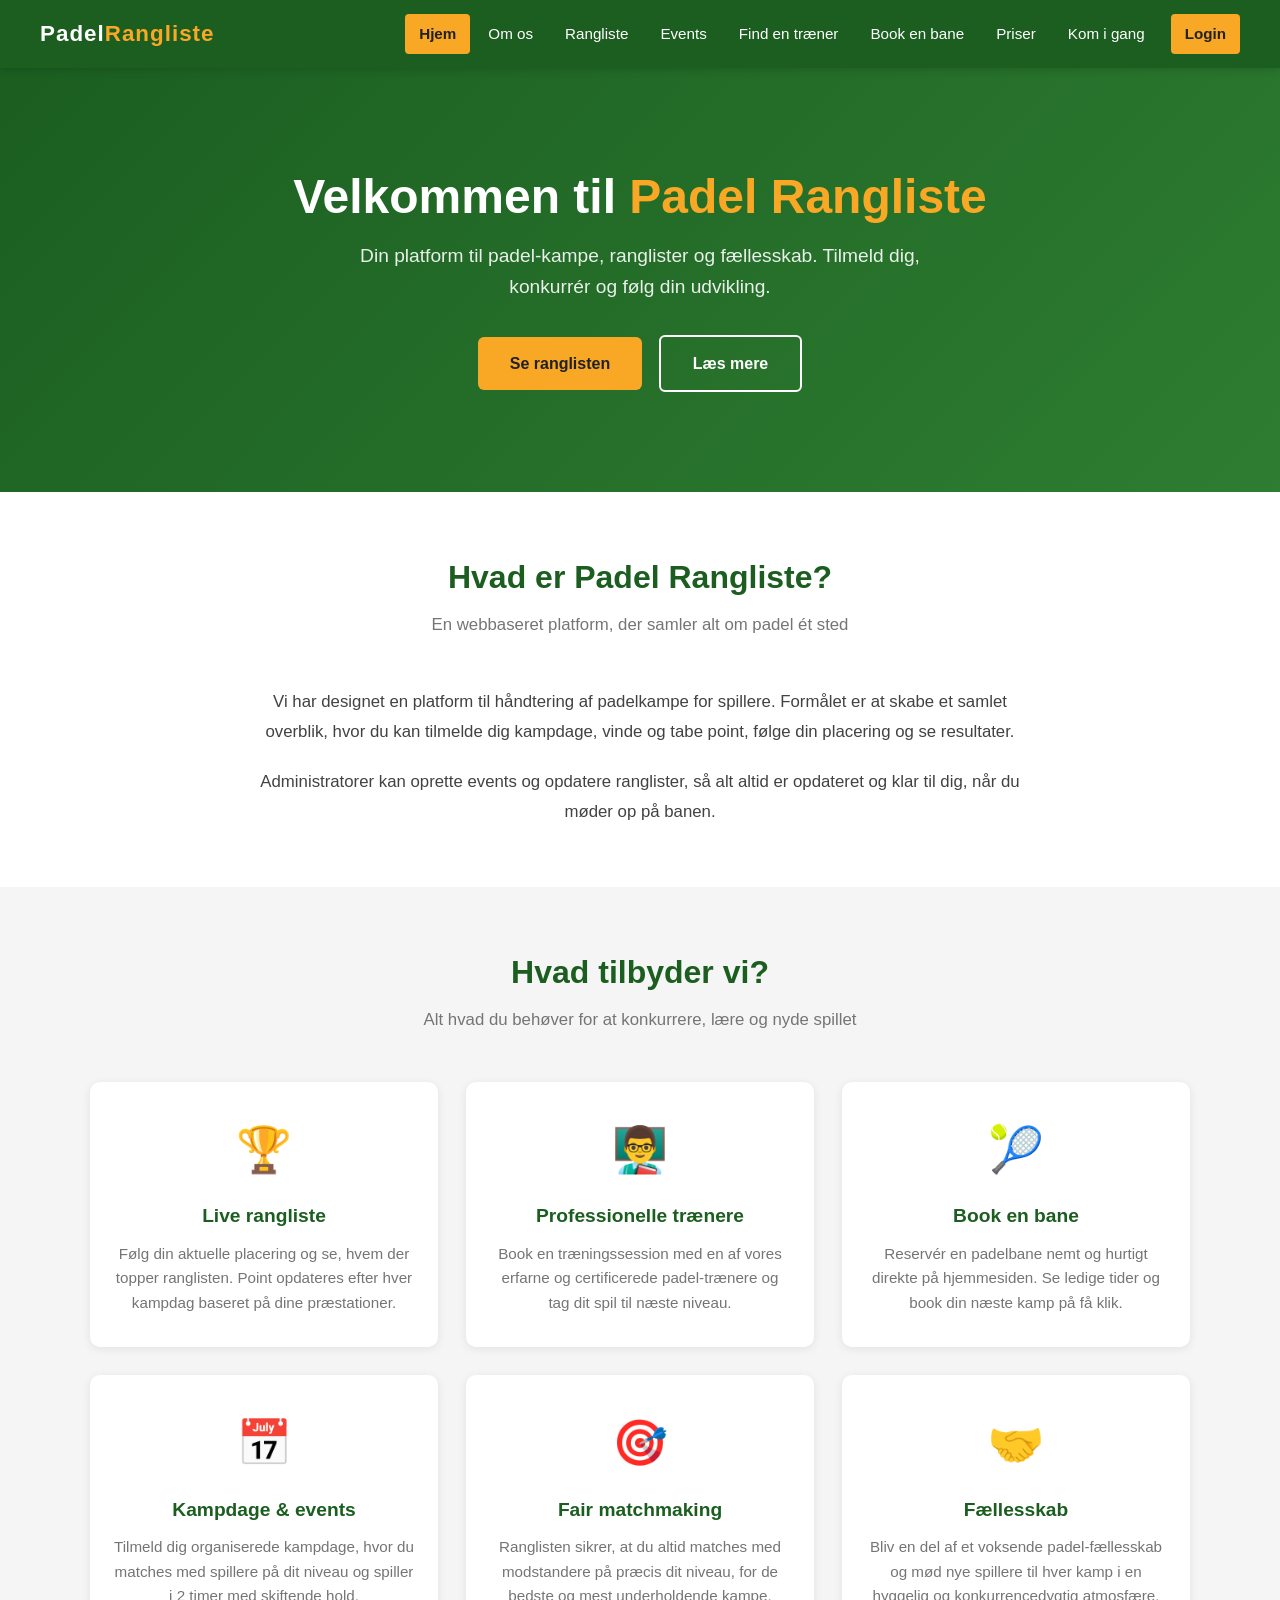
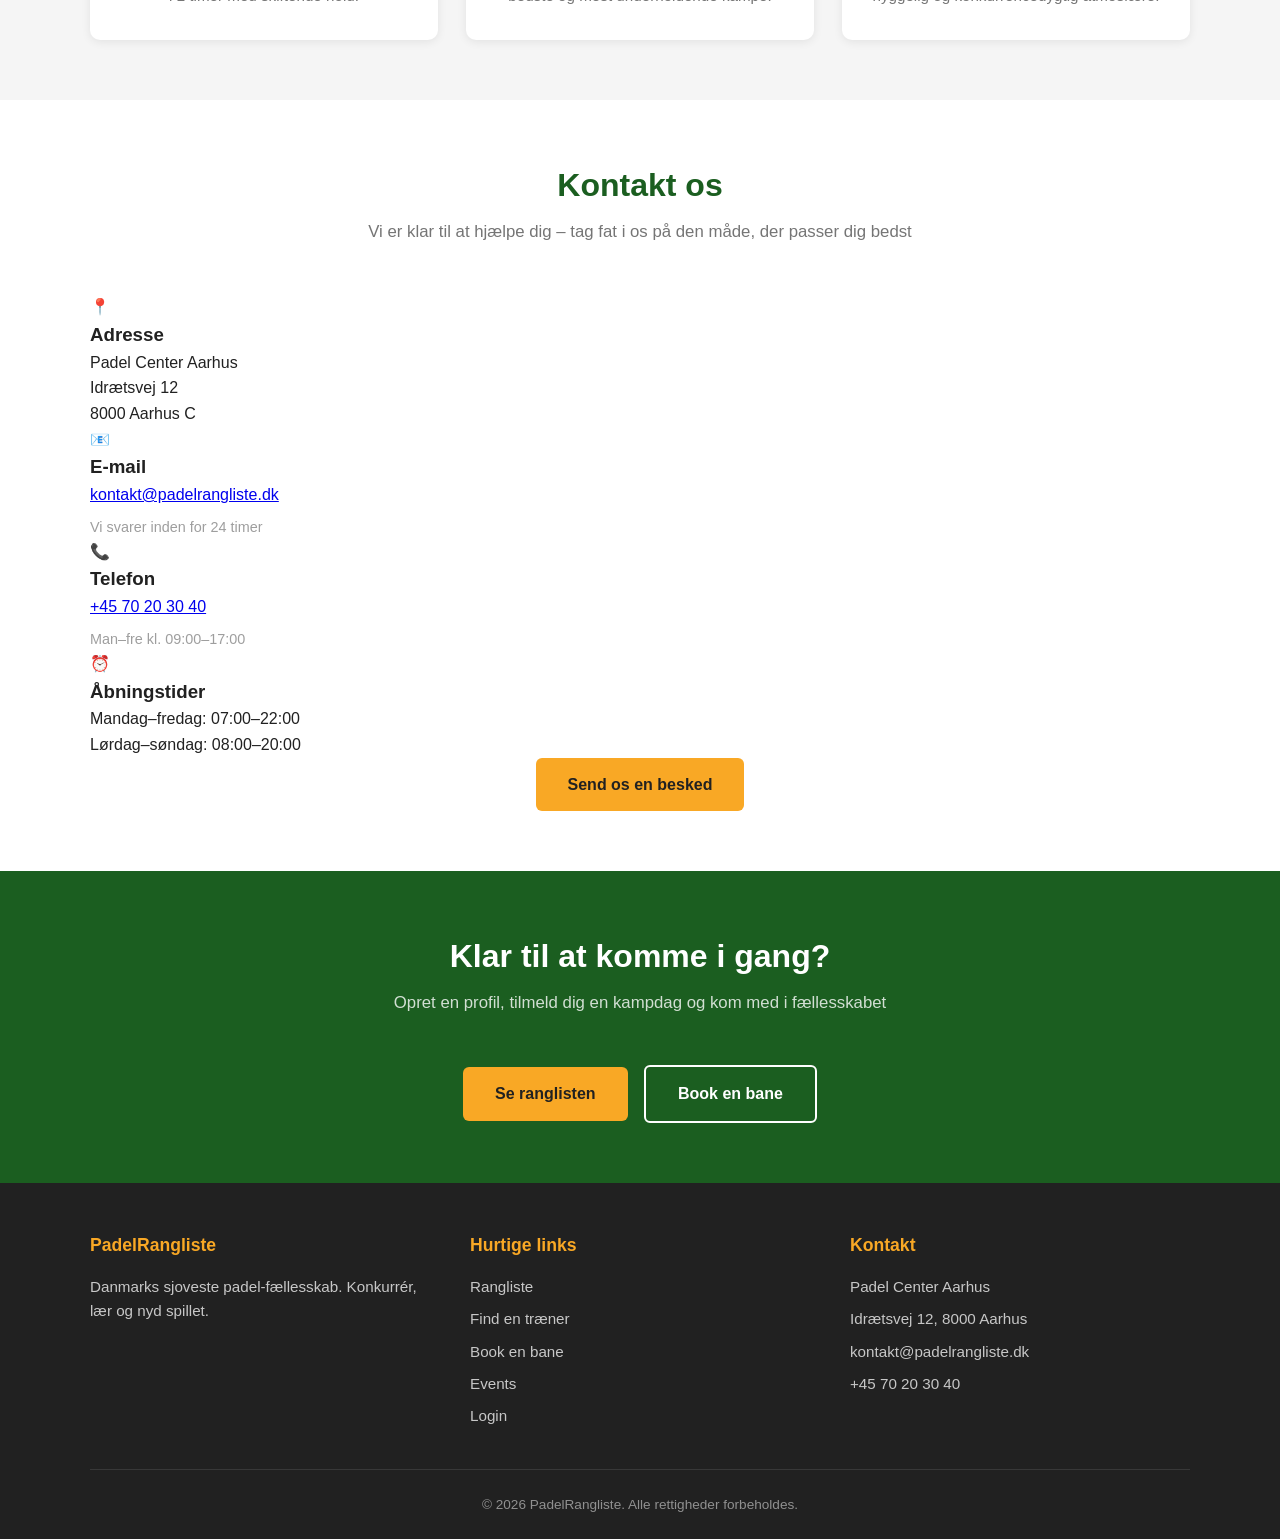
<file: index.html>
<!DOCTYPE html>
<html lang="da">
<head>
    <meta charset="UTF-8">
    <meta name="viewport" content="width=device-width, initial-scale=1.0">
    <title>Padel Rangliste – Forside</title>
    <link rel="stylesheet" href="style.css">
    <link rel="stylesheet" href="components.css">
</head>
<body>

    <!-- Navigation -->
    <nav>
        <a href="index.html" class="nav-logo">
            <span class="nav-logo-tekst">Padel<span>Rangliste</span></span>
        </a>
        <ul class="nav-links">
            <li><a href="index.html" class="aktiv">Hjem</a></li>
            <li><a href="om.html">Om os</a></li>
            <li><a href="rangliste.html">Rangliste</a></li>
            <li><a href="events.html">Events</a></li>
            <li><a href="traener.html">Find en træner</a></li>
            <li><a href="booking.html">Book en bane</a></li>
            <li><a href="priser.html">Priser</a></li>
            <li><a href="kom-i-gang.html">Kom i gang</a></li>
            <li><a href="login.html" class="login-knap">Login</a></li>
        </ul>
    </nav>

    <!-- Hero / Velkommen -->
    <section class="hero">
        <h1>Velkommen til <span>Padel Rangliste</span></h1>
        <p>Din platform til padel-kampe, ranglister og fællesskab. Tilmeld dig, konkurrér og følg din udvikling.</p>
        <a href="rangliste.html" class="knap knap-primær">Se ranglisten</a>
        <a href="om.html" class="knap knap-sekundær">Læs mere</a>
    </section>

    <!-- Om platformen -->
    <section class="sektion-hvid">
        <div class="indhold-max">
            <h2 class="sektion-titel">Hvad er Padel Rangliste?</h2>
            <p class="sektion-undertitel">En webbaseret platform, der samler alt om padel ét sted</p>

            <div style="max-width: 760px; margin: 0 auto; text-align: center;">
                <p style="font-size: 1.05rem; color: #424242; line-height: 1.8; margin-bottom: 20px;">
                    Vi har designet en platform til håndtering af padelkampe for spillere. Formålet er at skabe et samlet overblik,
                    hvor du kan tilmelde dig kampdage, vinde og tabe point, følge din placering og se resultater.
                </p>
                <p style="font-size: 1.05rem; color: #424242; line-height: 1.8;">
                    Administratorer kan oprette events og opdatere ranglister, så alt altid er opdateret og klar til dig,
                    når du møder op på banen.
                </p>
            </div>
        </div>
    </section>
    
     <!-- Hvad tilbyder vi -->
    <section class="sektion-graa">
        <div class="indhold-max">
            <h2 class="sektion-titel">Hvad tilbyder vi?</h2>
            <p class="sektion-undertitel">Alt hvad du behøver for at konkurrere, lære og nyde spillet</p>

            <div class="kort-grid">
                <div class="kort">
                    <div class="kort-ikon">🏆</div>
                    <h3>Live rangliste</h3>
                    <p>Følg din aktuelle placering og se, hvem der topper ranglisten. Point opdateres efter hver kampdag baseret på dine præstationer.</p>
                </div>
                <div class="kort">
                    <div class="kort-ikon">👨‍🏫</div>
                    <h3>Professionelle trænere</h3>
                    <p>Book en træningssession med en af vores erfarne og certificerede padel-trænere og tag dit spil til næste niveau.</p>
                </div>
                <div class="kort">
                    <div class="kort-ikon">🎾</div>
                    <h3>Book en bane</h3>
                    <p>Reservér en padelbane nemt og hurtigt direkte på hjemmesiden. Se ledige tider og book din næste kamp på få klik.</p>
                </div>
                <div class="kort">
                    <div class="kort-ikon">📅</div>
                    <h3>Kampdage & events</h3>
                    <p>Tilmeld dig organiserede kampdage, hvor du matches med spillere på dit niveau og spiller i 2 timer med skiftende hold.</p>
                </div>
                <div class="kort">
                    <div class="kort-ikon">🎯</div>
                    <h3>Fair matchmaking</h3>
                    <p>Ranglisten sikrer, at du altid matches med modstandere på præcis dit niveau, for de bedste og mest underholdende kampe.</p>
                </div>
                <div class="kort">
                    <div class="kort-ikon">🤝</div>
                    <h3>Fællesskab</h3>
                    <p>Bliv en del af et voksende padel-fællesskab og mød nye spillere til hver kamp i en hyggelig og konkurrencedygtig atmosfære.</p>
                </div>
            </div>
        </div>
    </section>

    <!-- Kontaktinformation -->
    <section class="sektion-hvid">
        <div class="indhold-max">
            <h2 class="sektion-titel">Kontakt os</h2>
            <p class="sektion-undertitel">Vi er klar til at hjælpe dig – tag fat i os på den måde, der passer dig bedst</p>

            <div class="kontakt-grid">
                <div class="kontakt-kort">
                    <div class="kontakt-ikon">📍</div>
                    <h3>Adresse</h3>
                    <p>Padel Center Aarhus<br>Idrætsvej 12<br>8000 Aarhus C</p>
                </div>
                <div class="kontakt-kort">
                    <div class="kontakt-ikon">📧</div>
                    <h3>E-mail</h3>
                    <p><a href="mailto:kontakt@padelrangliste.dk">kontakt@padelrangliste.dk</a></p>
                    <p style="margin-top: 8px; font-size: 0.9rem; color: #9e9e9e;">Vi svarer inden for 24 timer</p>
                </div>
                <div class="kontakt-kort">
                    <div class="kontakt-ikon">📞</div>
                    <h3>Telefon</h3>
                    <p><a href="tel:+4570203040">+45 70 20 30 40</a></p>
                    <p style="margin-top: 8px; font-size: 0.9rem; color: #9e9e9e;">Man–fre kl. 09:00–17:00</p>
                </div>
                <div class="kontakt-kort">
                    <div class="kontakt-ikon">⏰</div>
                    <h3>Åbningstider</h3>
                    <p>Mandag–fredag: 07:00–22:00<br>Lørdag–søndag: 08:00–20:00</p>
                </div>
            </div>

            <div style="text-align: center;">
                <a href="mailto:kontakt@padelrangliste.dk" class="knap knap-primær" style="color: var(--moerk-graa);">Send os en besked</a>
            </div>
        </div>
    </section>

    <!-- Call to action -->
    <section class="sektion-groen">
        <div class="indhold-max" style="text-align: center;">
            <h2 class="sektion-titel">Klar til at komme i gang?</h2>
            <p class="sektion-undertitel">Opret en profil, tilmeld dig en kampdag og kom med i fællesskabet</p>
            <a href="rangliste.html" class="knap knap-primær">Se ranglisten</a>
            <a href="booking.html" class="knap knap-sekundær">Book en bane</a>
        </div>
    </section>

    <!-- Footer -->
    <footer>
        <div class="footer-indhold">
            <div class="footer-kolonne">
                <h3>PadelRangliste</h3>
                <p>Danmarks sjoveste padel-fællesskab. Konkurrér, lær og nyd spillet.</p>
            </div>
            <div class="footer-kolonne">
                <h3>Hurtige links</h3>
                <a href="rangliste.html">Rangliste</a>
                <a href="traener.html">Find en træner</a>
                <a href="booking.html">Book en bane</a>
                <a href="events.html">Events</a>
                <a href="login.html">Login</a>
            </div>
            <div class="footer-kolonne">
                <h3>Kontakt</h3>
                <p>Padel Center Aarhus</p>
                <p>Idrætsvej 12, 8000 Aarhus</p>
                <p>kontakt@padelrangliste.dk</p>
                <p>+45 70 20 30 40</p>
            </div>
        </div>
        <div class="footer-bund">
            <p>&copy; 2026 PadelRangliste. Alle rettigheder forbeholdes.</p>
        </div>
    </footer>

</body>
</html>
</file>
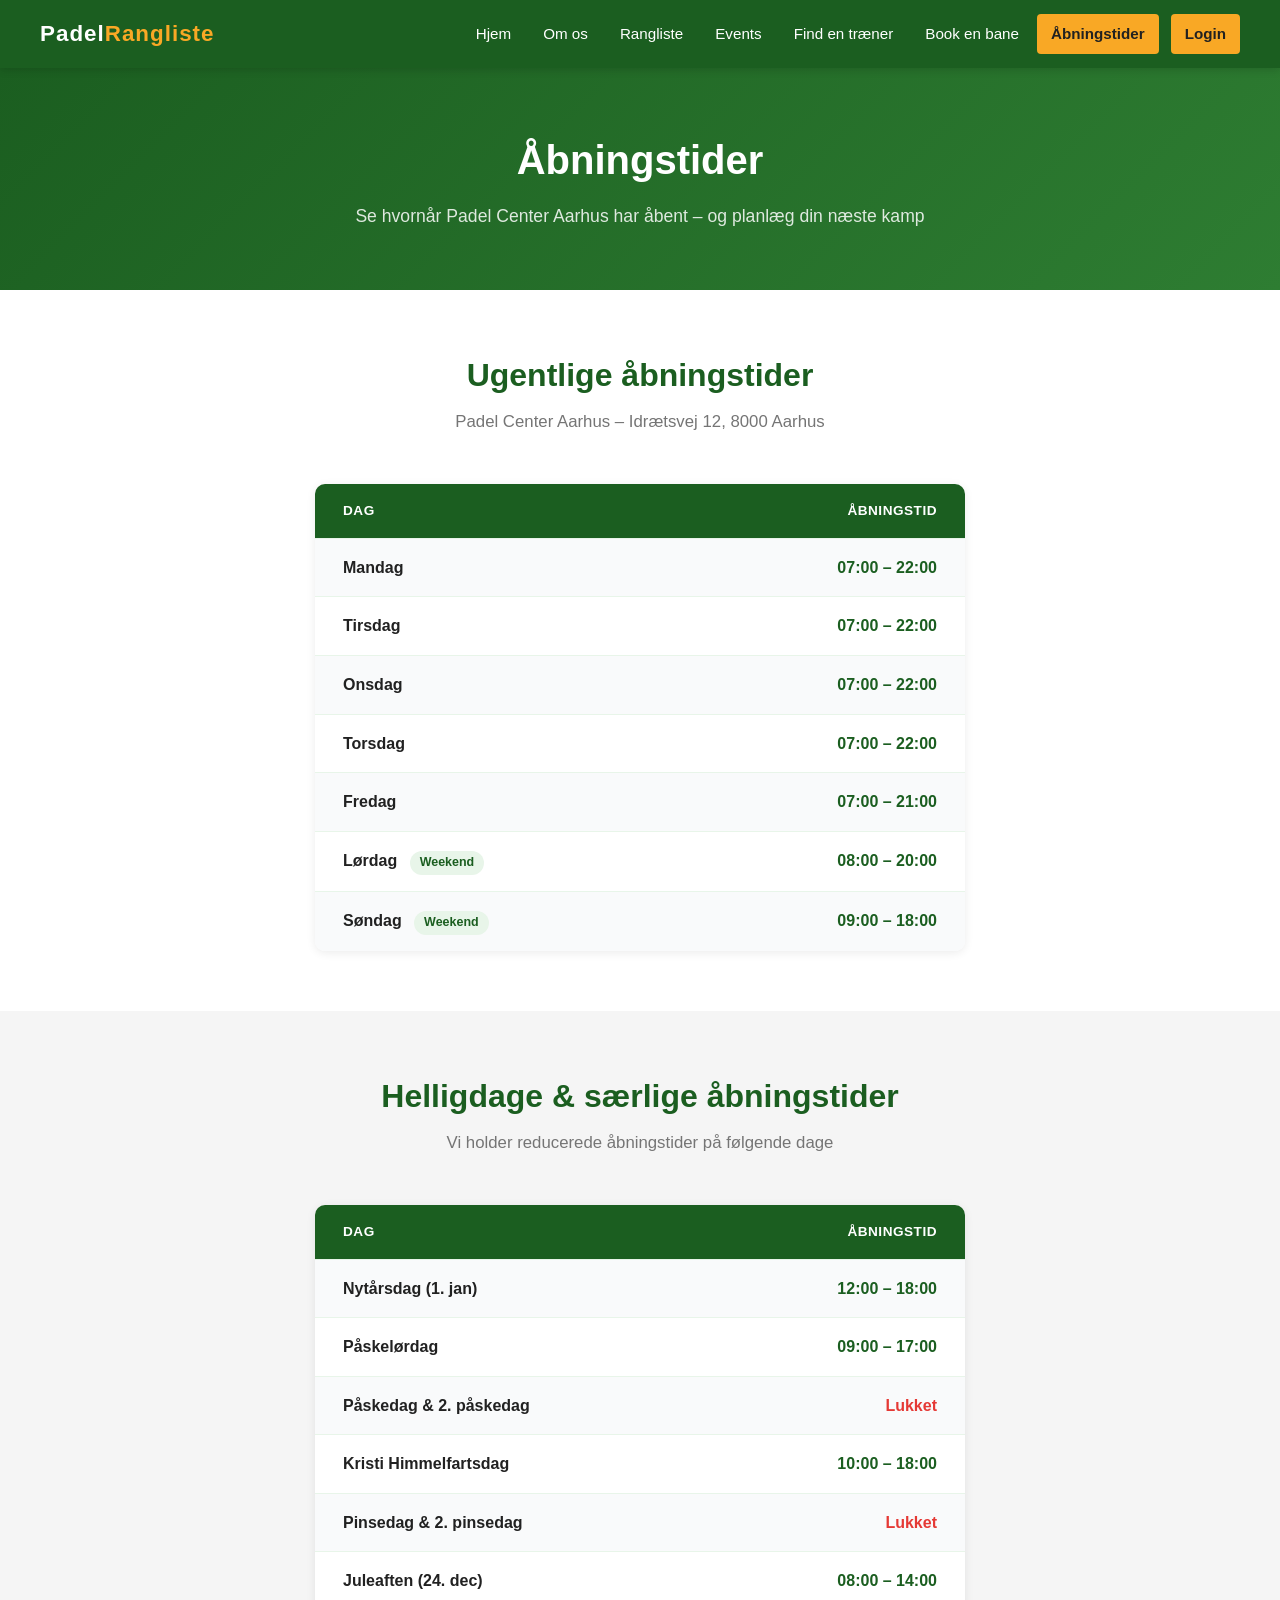
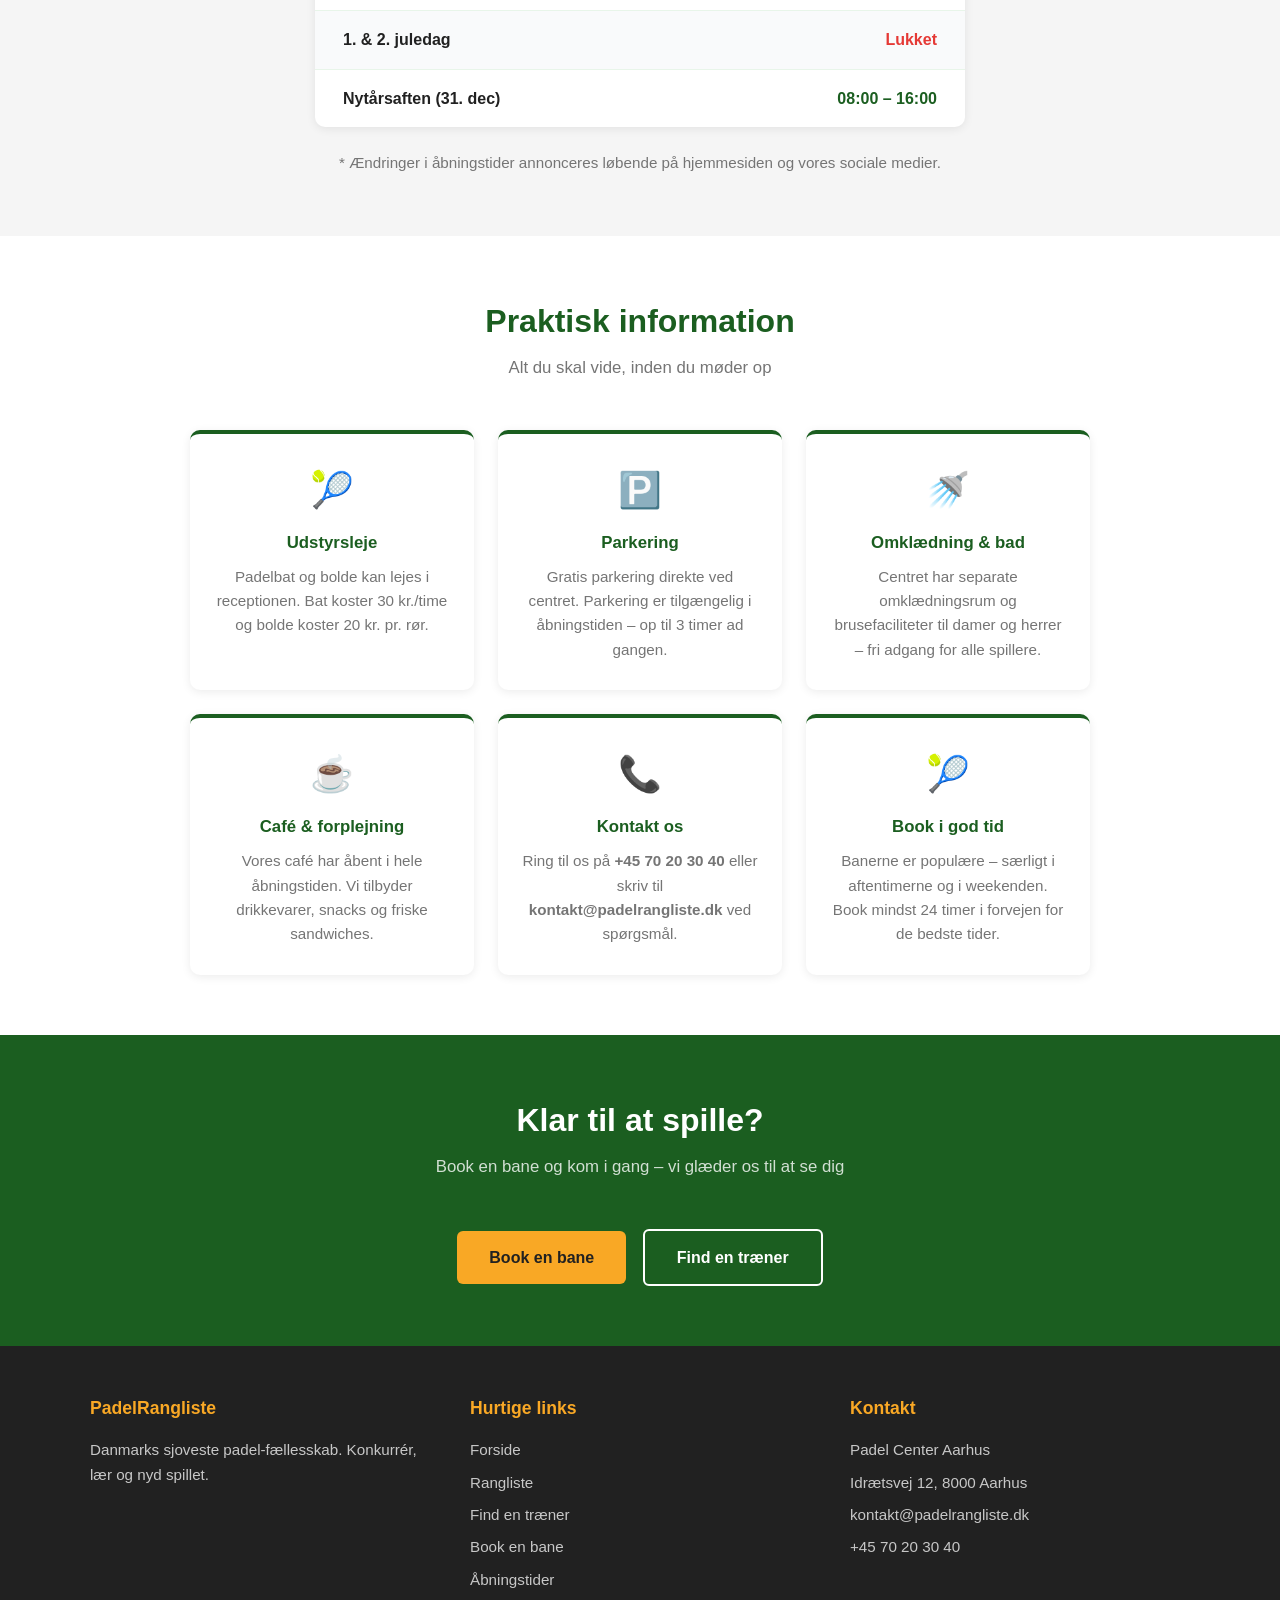
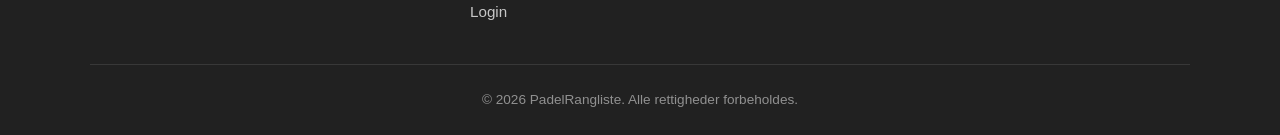
<file: aabningstider.html>
<!DOCTYPE html>
<html lang="da">
<head>
    <meta charset="UTF-8">
    <meta name="viewport" content="width=device-width, initial-scale=1.0">
    <title>Padel Rangliste – Åbningstider</title>
    <link rel="stylesheet" href="style.css">
    <link rel="stylesheet" href="components.css">
    <style>
        /* --- Åbningstider-specifikke styles --- */
        .tider-tabel {
            max-width: 650px;
            margin: 0 auto;
            background: #fff;
            border-radius: 10px;
            overflow: hidden;
            box-shadow: 0 2px 10px rgba(0,0,0,0.08);
        }

        .tider-raekke {
            display: flex;
            justify-content: space-between;
            align-items: center;
            padding: 16px 28px;
            border-bottom: 1px solid #e8f5e9;
            font-size: 1rem;
        }

        .tider-raekke:last-child {
            border-bottom: none;
        }

        .tider-raekke.header {
            background-color: #1B5E20;
            color: #fff;
            font-weight: 700;
            text-transform: uppercase;
            font-size: 0.85rem;
            letter-spacing: 0.5px;
        }

        .tider-raekke:not(.header):nth-child(even) {
            background-color: #f9fafb;
        }

        .dag-navn {
            font-weight: 600;
            color: #212121;
        }

        .aaben-tid {
            color: #1B5E20;
            font-weight: 600;
        }

        .lukket {
            color: #e53935;
            font-weight: 600;
        }

        .weekend-badge {
            display: inline-block;
            background-color: #e8f5e9;
            color: #1B5E20;
            padding: 2px 10px;
            border-radius: 20px;
            font-size: 0.78rem;
            font-weight: 600;
            margin-left: 8px;
        }

        .info-grid {
            display: grid;
            grid-template-columns: repeat(auto-fit, minmax(240px, 1fr));
            gap: 24px;
            max-width: 900px;
            margin: 0 auto;
        }

        .info-kort {
            background: #fff;
            border-radius: 10px;
            padding: 28px 24px;
            text-align: center;
            box-shadow: 0 2px 10px rgba(0,0,0,0.08);
            border-top: 4px solid #1B5E20;
        }

        .info-ikon {
            font-size: 2.2rem;
            margin-bottom: 12px;
        }

        .info-kort h3 {
            font-size: 1.05rem;
            color: #1B5E20;
            margin-bottom: 8px;
            font-weight: 700;
        }

        .info-kort p {
            color: #757575;
            font-size: 0.95rem;
            line-height: 1.6;
        }

        @media (max-width: 768px) {
            .tider-raekke {
                padding: 14px 18px;
            }
            .info-grid {
                grid-template-columns: 1fr;
            }
        }
    </style>
</head>
<body>

    <!-- Navigation -->
    <nav>
        <a href="index.html" class="nav-logo">
            <span class="nav-logo-tekst">Padel<span>Rangliste</span></span>
        </a>
        <ul class="nav-links">
            <li><a href="index.html">Hjem</a></li>
            <li><a href="om.html">Om os</a></li>
            <li><a href="rangliste.html">Rangliste</a></li>
            <li><a href="events.html">Events</a></li>
            <li><a href="traener.html">Find en træner</a></li>
            <li><a href="booking.html">Book en bane</a></li>
            <li><a href="aabningstider.html" class="aktiv">Åbningstider</a></li>
            <li><a href="login.html" class="login-knap">Login</a></li>
        </ul>
    </nav>

    <!-- Side-hero -->
    <div class="side-hero">
        <h1>Åbningstider</h1>
        <p>Se hvornår Padel Center Aarhus har åbent – og planlæg din næste kamp</p>
    </div>

    <!-- Ugentlige åbningstider -->
    <section class="sektion-hvid">
        <div class="indhold-max">
            <h2 class="sektion-titel">Ugentlige åbningstider</h2>
            <p class="sektion-undertitel">Padel Center Aarhus – Idrætsvej 12, 8000 Aarhus</p>

            <div class="tider-tabel">
                <div class="tider-raekke header">
                    <span>Dag</span>
                    <span>Åbningstid</span>
                </div>
                <div class="tider-raekke">
                    <span class="dag-navn">Mandag</span>
                    <span class="aaben-tid">07:00 – 22:00</span>
                </div>
                <div class="tider-raekke">
                    <span class="dag-navn">Tirsdag</span>
                    <span class="aaben-tid">07:00 – 22:00</span>
                </div>
                <div class="tider-raekke">
                    <span class="dag-navn">Onsdag</span>
                    <span class="aaben-tid">07:00 – 22:00</span>
                </div>
                <div class="tider-raekke">
                    <span class="dag-navn">Torsdag</span>
                    <span class="aaben-tid">07:00 – 22:00</span>
                </div>
                <div class="tider-raekke">
                    <span class="dag-navn">Fredag</span>
                    <span class="aaben-tid">07:00 – 21:00</span>
                </div>
                <div class="tider-raekke">
                    <span class="dag-navn">Lørdag <span class="weekend-badge">Weekend</span></span>
                    <span class="aaben-tid">08:00 – 20:00</span>
                </div>
                <div class="tider-raekke">
                    <span class="dag-navn">Søndag <span class="weekend-badge">Weekend</span></span>
                    <span class="aaben-tid">09:00 – 18:00</span>
                </div>
            </div>
        </div>
    </section>

    <!-- Helligdage & særlige dage -->
    <section class="sektion-graa">
        <div class="indhold-max">
            <h2 class="sektion-titel">Helligdage & særlige åbningstider</h2>
            <p class="sektion-undertitel">Vi holder reducerede åbningstider på følgende dage</p>

            <div class="tider-tabel">
                <div class="tider-raekke header">
                    <span>Dag</span>
                    <span>Åbningstid</span>
                </div>
                <div class="tider-raekke">
                    <span class="dag-navn">Nytårsdag (1. jan)</span>
                    <span class="aaben-tid">12:00 – 18:00</span>
                </div>
                <div class="tider-raekke">
                    <span class="dag-navn">Påskelørdag</span>
                    <span class="aaben-tid">09:00 – 17:00</span>
                </div>
                <div class="tider-raekke">
                    <span class="dag-navn">Påskedag & 2. påskedag</span>
                    <span class="lukket">Lukket</span>
                </div>
                <div class="tider-raekke">
                    <span class="dag-navn">Kristi Himmelfartsdag</span>
                    <span class="aaben-tid">10:00 – 18:00</span>
                </div>
                <div class="tider-raekke">
                    <span class="dag-navn">Pinsedag & 2. pinsedag</span>
                    <span class="lukket">Lukket</span>
                </div>
                <div class="tider-raekke">
                    <span class="dag-navn">Juleaften (24. dec)</span>
                    <span class="aaben-tid">08:00 – 14:00</span>
                </div>
                <div class="tider-raekke">
                    <span class="dag-navn">1. & 2. juledag</span>
                    <span class="lukket">Lukket</span>
                </div>
                <div class="tider-raekke">
                    <span class="dag-navn">Nytårsaften (31. dec)</span>
                    <span class="aaben-tid">08:00 – 16:00</span>
                </div>
            </div>

            <p style="text-align: center; margin-top: 24px; color: #757575; font-size: 0.95rem;">
                * Ændringer i åbningstider annonceres løbende på hjemmesiden og vores sociale medier.
            </p>
        </div>
    </section>

    <!-- Praktisk info -->
    <section class="sektion-hvid">
        <div class="indhold-max">
            <h2 class="sektion-titel">Praktisk information</h2>
            <p class="sektion-undertitel">Alt du skal vide, inden du møder op</p>

            <div class="info-grid">
                <div class="info-kort">
                    <div class="info-ikon">🎾</div>
                    <h3>Udstyrsleje</h3>
                    <p>Padelbat og bolde kan lejes i receptionen. Bat koster 30 kr./time og bolde koster 20 kr. pr. rør.</p>
                </div>
                <div class="info-kort">
                    <div class="info-ikon">🅿️</div>
                    <h3>Parkering</h3>
                    <p>Gratis parkering direkte ved centret. Parkering er tilgængelig i åbningstiden – op til 3 timer ad gangen.</p>
                </div>
                <div class="info-kort">
                    <div class="info-ikon">🚿</div>
                    <h3>Omklædning & bad</h3>
                    <p>Centret har separate omklædningsrum og brusefaciliteter til damer og herrer – fri adgang for alle spillere.</p>
                </div>
                <div class="info-kort">
                    <div class="info-ikon">☕</div>
                    <h3>Café & forplejning</h3>
                    <p>Vores café har åbent i hele åbningstiden. Vi tilbyder drikkevarer, snacks og friske sandwiches.</p>
                </div>
                <div class="info-kort">
                    <div class="info-ikon">📞</div>
                    <h3>Kontakt os</h3>
                    <p>Ring til os på <strong>+45 70 20 30 40</strong> eller skriv til <strong>kontakt@padelrangliste.dk</strong> ved spørgsmål.</p>
                </div>
                <div class="info-kort">
                    <div class="info-ikon">🎾</div>
                    <h3>Book i god tid</h3>
                    <p>Banerne er populære – særligt i aftentimerne og i weekenden. Book mindst 24 timer i forvejen for de bedste tider.</p>
                </div>
            </div>
        </div>
    </section>

    <!-- Call to action -->
    <section class="sektion-groen">
        <div class="indhold-max" style="text-align: center;">
            <h2 class="sektion-titel">Klar til at spille?</h2>
            <p class="sektion-undertitel">Book en bane og kom i gang – vi glæder os til at se dig</p>
            <a href="booking.html" class="knap knap-primær">Book en bane</a>
            <a href="traener.html" class="knap knap-sekundær">Find en træner</a>
        </div>
    </section>

    <!-- Footer -->
    <footer>
        <div class="footer-indhold">
            <div class="footer-kolonne">
                <h3>PadelRangliste</h3>
                <p>Danmarks sjoveste padel-fællesskab. Konkurrér, lær og nyd spillet.</p>
            </div>
            <div class="footer-kolonne">
                <h3>Hurtige links</h3>
                <a href="index.html">Forside</a>
                <a href="rangliste.html">Rangliste</a>
                <a href="traener.html">Find en træner</a>
                <a href="booking.html">Book en bane</a>
                <a href="aabningstider.html">Åbningstider</a>
                <a href="login.html">Login</a>
            </div>
            <div class="footer-kolonne">
                <h3>Kontakt</h3>
                <p>Padel Center Aarhus</p>
                <p>Idrætsvej 12, 8000 Aarhus</p>
                <p>kontakt@padelrangliste.dk</p>
                <p>+45 70 20 30 40</p>
            </div>
        </div>
        <div class="footer-bund">
            <p>&copy; 2026 PadelRangliste. Alle rettigheder forbeholdes.</p>
        </div>
    </footer>

</body>
</html>
</file>
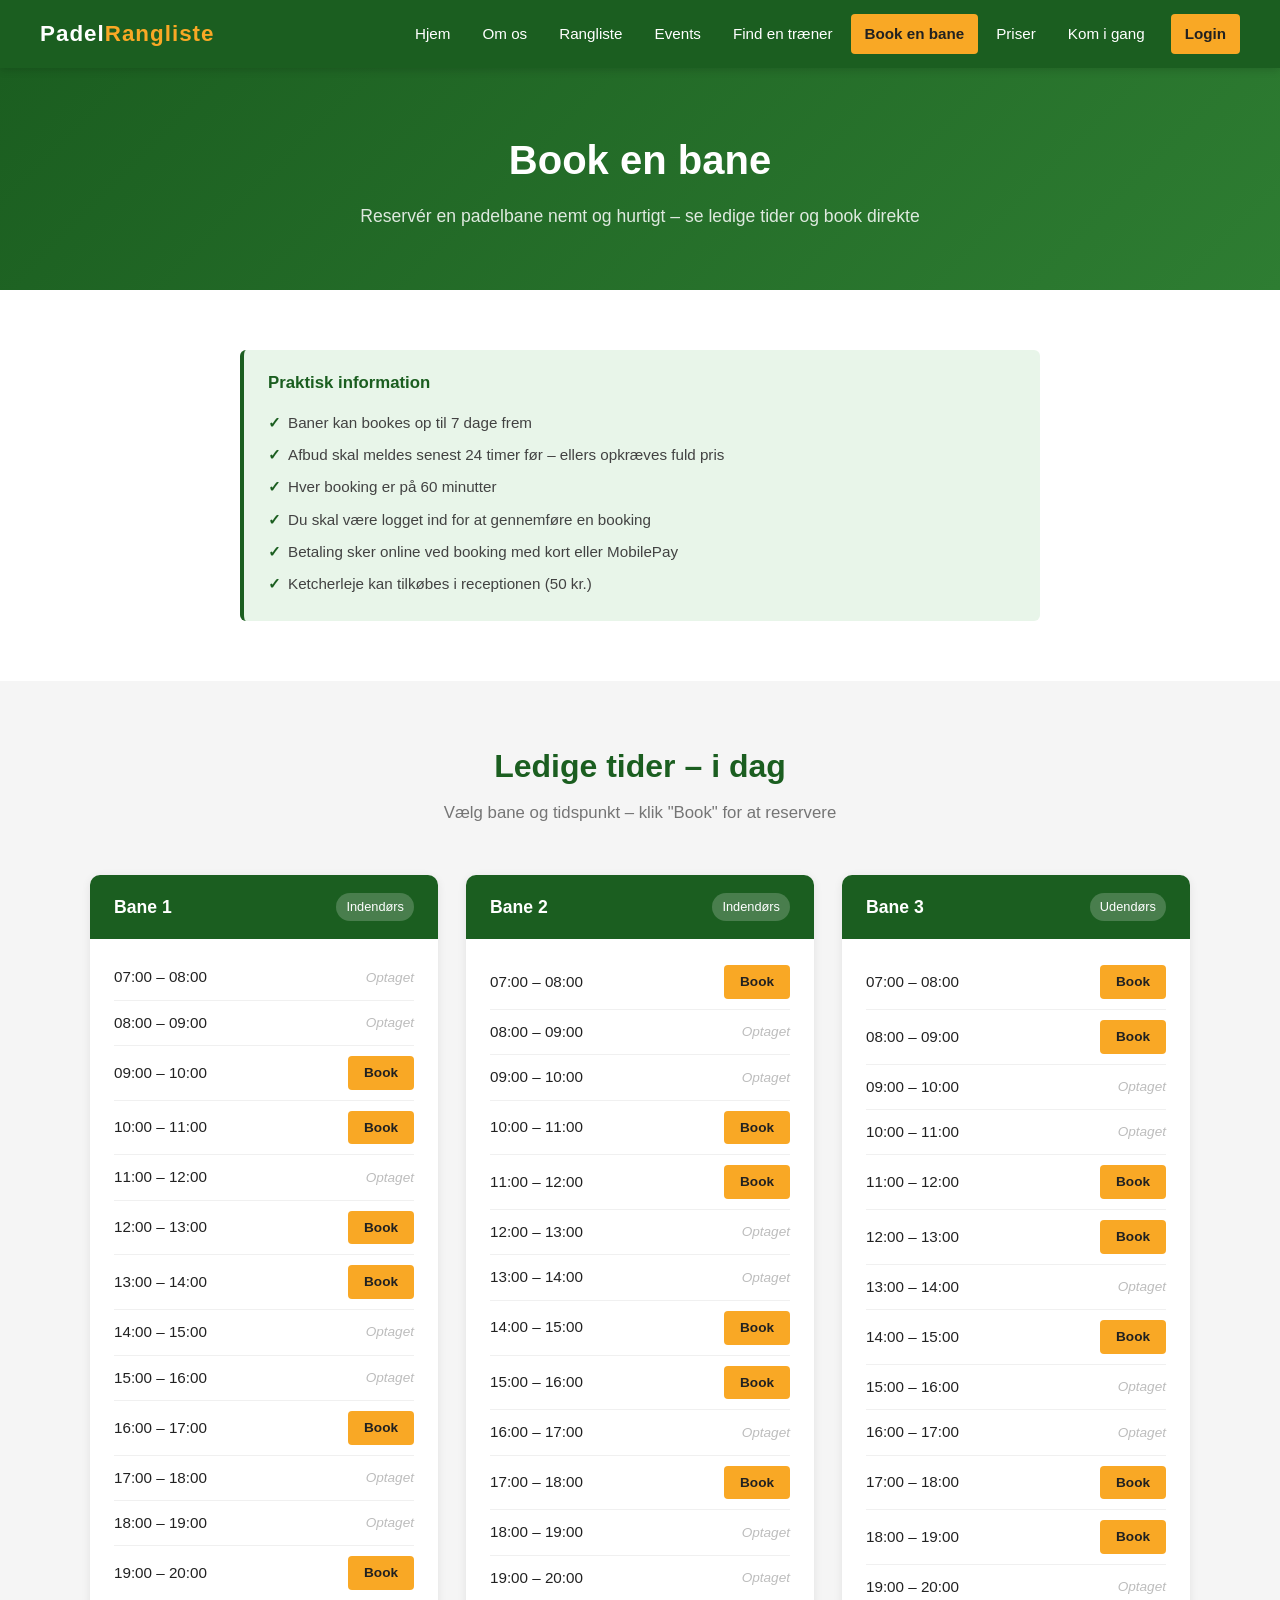
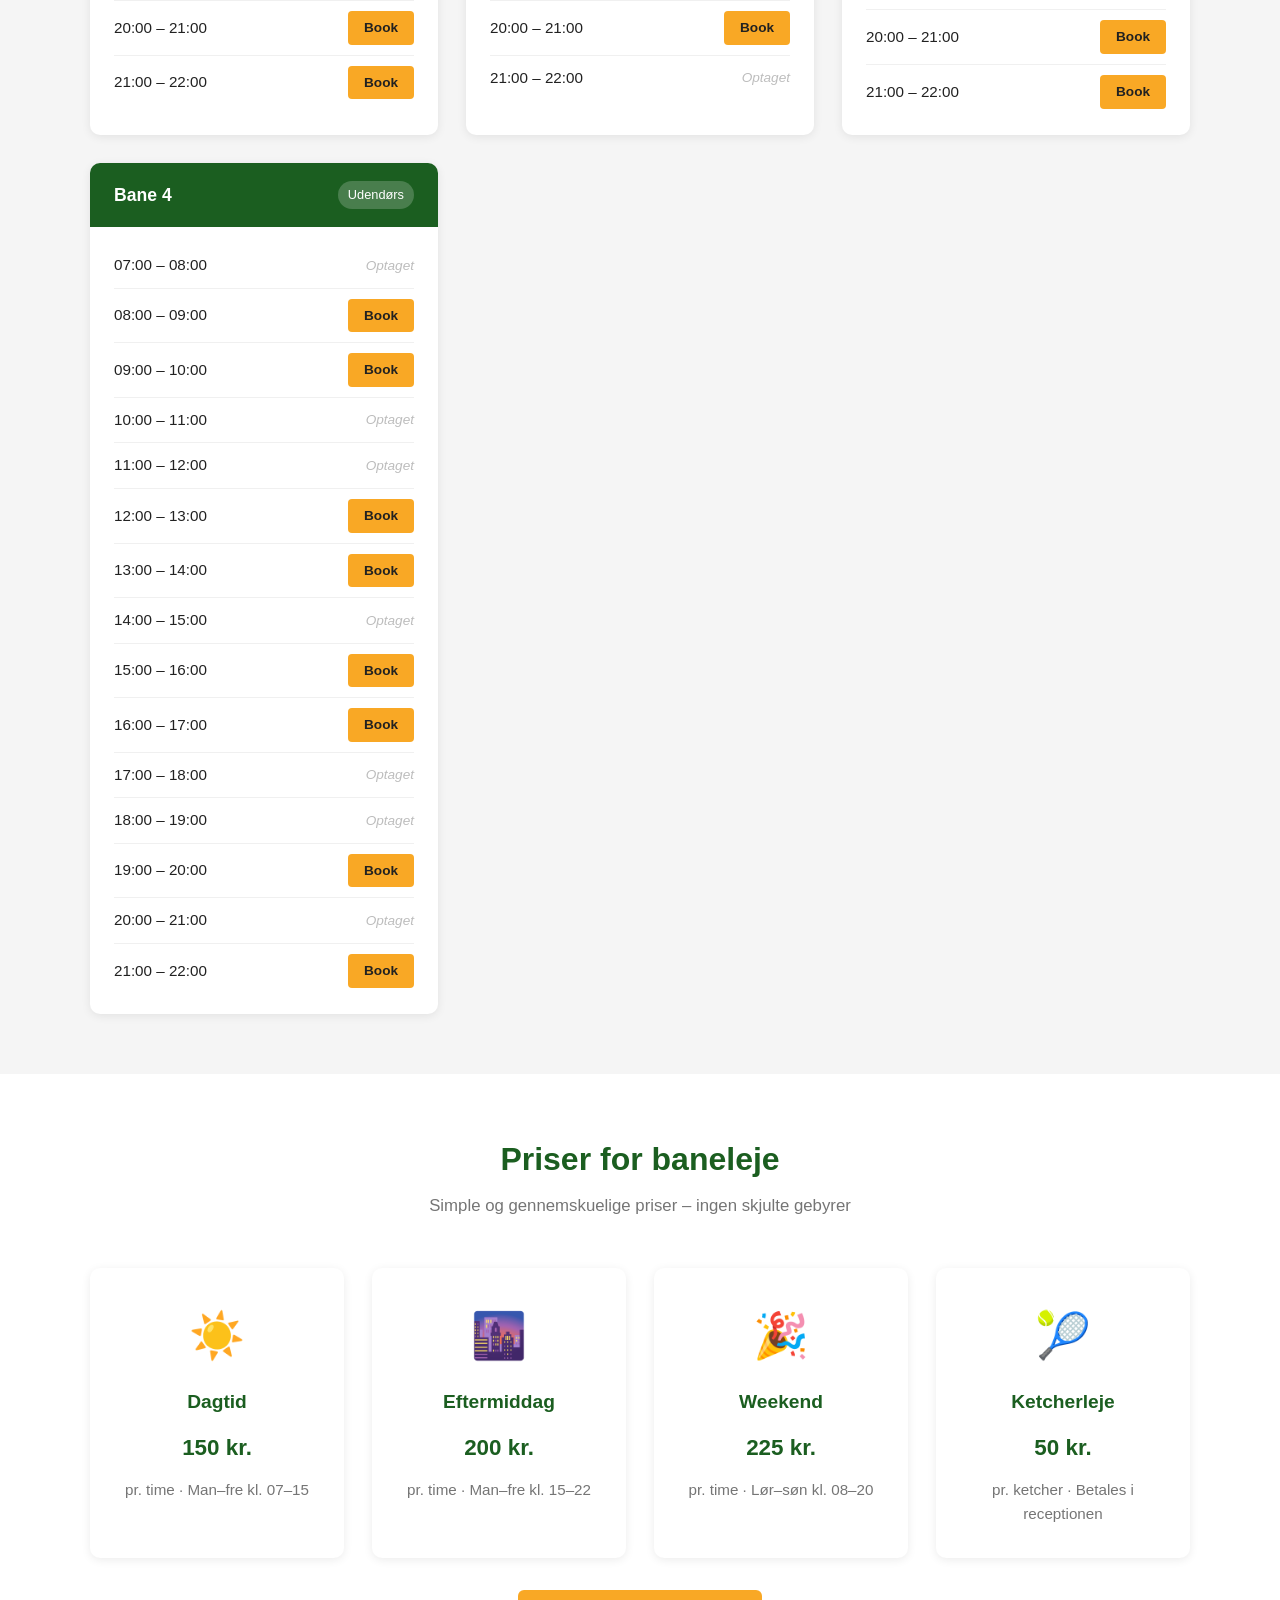
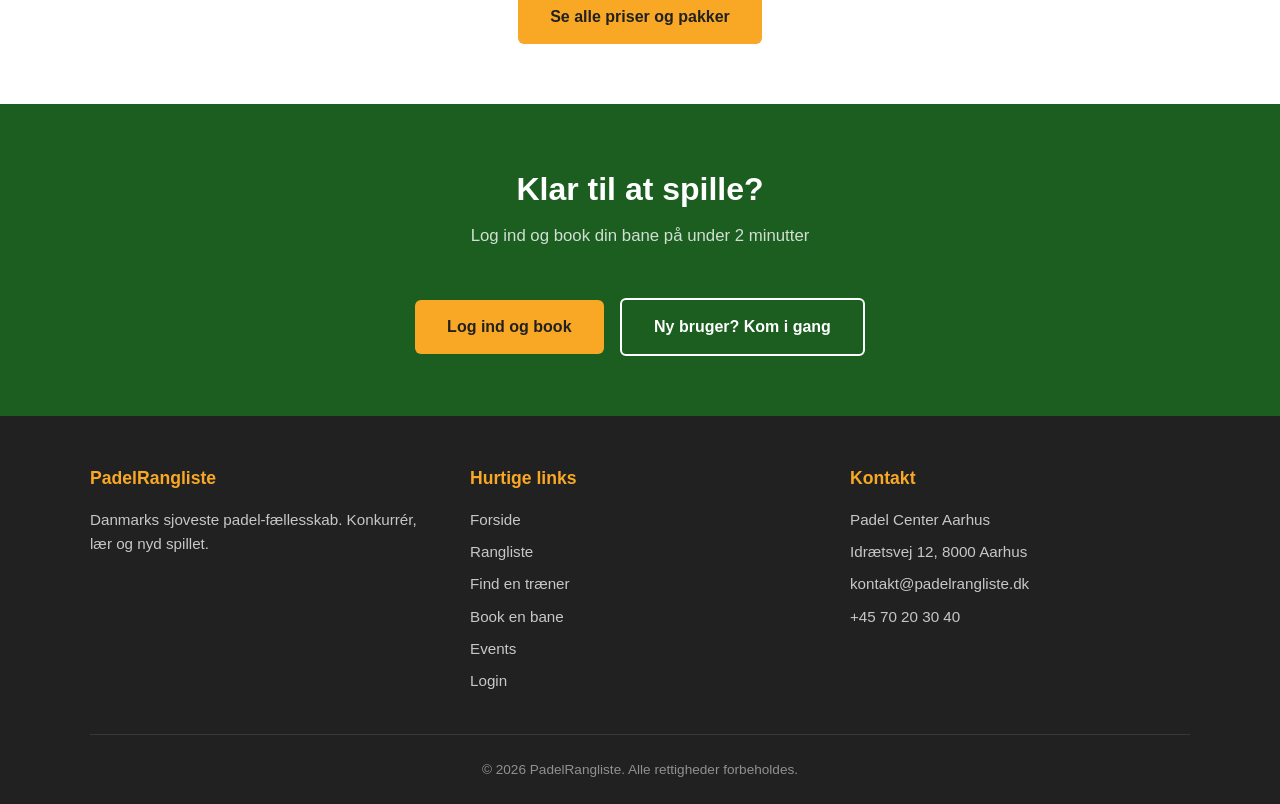
<file: booking.html>
<!DOCTYPE html>
<html lang="da">
<head>
    <meta charset="UTF-8">
    <meta name="viewport" content="width=device-width, initial-scale=1.0">
    <title>Padel Rangliste – Book en bane</title>
    <link rel="stylesheet" href="style.css">
    <link rel="stylesheet" href="components.css">
    <style>
        .bane-grid {
            display: grid;
            grid-template-columns: repeat(auto-fit, minmax(280px, 1fr));
            gap: 28px;
            max-width: 1100px;
            margin: 0 auto;
        }

        .bane-kort {
            background: #fff;
            border-radius: 10px;
            box-shadow: 0 2px 10px rgba(0,0,0,0.08);
            overflow: hidden;
        }

        .bane-header {
            background: var(--groen);
            color: #fff;
            padding: 18px 24px;
            display: flex;
            align-items: center;
            justify-content: space-between;
        }

        .bane-header h3 {
            font-size: 1.1rem;
            font-weight: 700;
        }

        .bane-type {
            background: rgba(255,255,255,0.2);
            padding: 4px 10px;
            border-radius: 20px;
            font-size: 0.8rem;
        }

        .tider-liste {
            padding: 16px 24px;
        }

        .tid-række {
            display: flex;
            align-items: center;
            justify-content: space-between;
            padding: 10px 0;
            border-bottom: 1px solid #f0f0f0;
        }

        .tid-række:last-child {
            border-bottom: none;
        }

        .tid-label {
            font-size: 0.95rem;
            color: var(--moerk-graa);
            font-weight: 500;
        }

        .tid-status {
            display: flex;
            align-items: center;
            gap: 10px;
        }

        .ledig-knap {
            background: var(--gul);
            color: var(--moerk-graa);
            border: none;
            padding: 6px 16px;
            border-radius: 4px;
            font-size: 0.85rem;
            font-weight: 600;
            cursor: pointer;
            transition: background 0.2s;
            text-decoration: none;
            display: inline-block;
        }

        .ledig-knap:hover {
            background: #f57f17;
            color: #fff;
        }

        .optaget {
            color: #bdbdbd;
            font-size: 0.85rem;
            font-style: italic;
        }

        .info-boks {
            background: var(--groen-meget-lys);
            border-left: 4px solid var(--groen);
            border-radius: 6px;
            padding: 20px 24px;
            max-width: 800px;
            margin: 0 auto;
        }

        .info-boks h3 {
            color: var(--groen);
            margin-bottom: 10px;
            font-size: 1.05rem;
        }

        .info-boks ul {
            list-style: none;
            padding: 0;
        }

        .info-boks ul li {
            color: #424242;
            font-size: 0.95rem;
            padding: 4px 0;
            padding-left: 20px;
            position: relative;
        }

        .info-boks ul li::before {
            content: "✓";
            position: absolute;
            left: 0;
            color: var(--groen);
            font-weight: 700;
        }

        @media (max-width: 768px) {
            .bane-grid { grid-template-columns: 1fr; }
        }
    </style>
</head>
<body>

    <!-- Navigation -->
    <nav>
        <a href="index.html" class="nav-logo">
            <span class="nav-logo-tekst">Padel<span>Rangliste</span></span>
        </a>
        <ul class="nav-links">
            <li><a href="index.html">Hjem</a></li>
            <li><a href="om.html">Om os</a></li>
            <li><a href="rangliste.html">Rangliste</a></li>
            <li><a href="events.html">Events</a></li>
            <li><a href="traener.html">Find en træner</a></li>
            <li><a href="booking.html" class="aktiv">Book en bane</a></li>
            <li><a href="priser.html">Priser</a></li>
            <li><a href="kom-i-gang.html">Kom i gang</a></li>
            <li><a href="login.html" class="login-knap">Login</a></li>
        </ul>
    </nav>

    <!-- Side-hero -->
    <div class="side-hero">
        <h1>Book en bane</h1>
        <p>Reservér en padelbane nemt og hurtigt – se ledige tider og book direkte</p>
    </div>

    <!-- Praktisk info -->
    <section class="sektion-hvid">
        <div class="indhold-max">
            <div class="info-boks">
                <h3>Praktisk information</h3>
                <ul>
                    <li>Baner kan bookes op til 7 dage frem</li>
                    <li>Afbud skal meldes senest 24 timer før – ellers opkræves fuld pris</li>
                    <li>Hver booking er på 60 minutter</li>
                    <li>Du skal være logget ind for at gennemføre en booking</li>
                    <li>Betaling sker online ved booking med kort eller MobilePay</li>
                    <li>Ketcherleje kan tilkøbes i receptionen (50 kr.)</li>
                </ul>
            </div>
        </div>
    </section>

    <!-- Tilgængelige baner -->
    <section class="sektion-graa">
        <div class="indhold-max">
            <h2 class="sektion-titel">Ledige tider – i dag</h2>
            <p class="sektion-undertitel">Vælg bane og tidspunkt – klik "Book" for at reservere</p>

            <div class="bane-grid">

                <!-- Bane 1 -->
                <div class="bane-kort">
                    <div class="bane-header">
                        <h3>Bane 1</h3>
                        <span class="bane-type">Indendørs</span>
                    </div>
                    <div class="tider-liste">
                        <div class="tid-række">
                            <span class="tid-label">07:00 – 08:00</span>
                            <div class="tid-status"><span class="optaget">Optaget</span></div>
                        </div>
                        <div class="tid-række">
                            <span class="tid-label">08:00 – 09:00</span>
                            <div class="tid-status"><span class="optaget">Optaget</span></div>
                        </div>
                        <div class="tid-række">
                            <span class="tid-label">09:00 – 10:00</span>
                            <div class="tid-status"><a href="login.html" class="ledig-knap">Book</a></div>
                        </div>
                        <div class="tid-række">
                            <span class="tid-label">10:00 – 11:00</span>
                            <div class="tid-status"><a href="login.html" class="ledig-knap">Book</a></div>
                        </div>
                        <div class="tid-række">
                            <span class="tid-label">11:00 – 12:00</span>
                            <div class="tid-status"><span class="optaget">Optaget</span></div>
                        </div>
                        <div class="tid-række">
                            <span class="tid-label">12:00 – 13:00</span>
                            <div class="tid-status"><a href="login.html" class="ledig-knap">Book</a></div>
                        </div>
                        <div class="tid-række">
                            <span class="tid-label">13:00 – 14:00</span>
                            <div class="tid-status"><a href="login.html" class="ledig-knap">Book</a></div>
                        </div>
                        <div class="tid-række">
                            <span class="tid-label">14:00 – 15:00</span>
                            <div class="tid-status"><span class="optaget">Optaget</span></div>
                        </div>
                        <div class="tid-række">
                            <span class="tid-label">15:00 – 16:00</span>
                            <div class="tid-status"><span class="optaget">Optaget</span></div>
                        </div>
                        <div class="tid-række">
                            <span class="tid-label">16:00 – 17:00</span>
                            <div class="tid-status"><a href="login.html" class="ledig-knap">Book</a></div>
                        </div>
                        <div class="tid-række">
                            <span class="tid-label">17:00 – 18:00</span>
                            <div class="tid-status"><span class="optaget">Optaget</span></div>
                        </div>
                        <div class="tid-række">
                            <span class="tid-label">18:00 – 19:00</span>
                            <div class="tid-status"><span class="optaget">Optaget</span></div>
                        </div>
                        <div class="tid-række">
                            <span class="tid-label">19:00 – 20:00</span>
                            <div class="tid-status"><a href="login.html" class="ledig-knap">Book</a></div>
                        </div>
                        <div class="tid-række">
                            <span class="tid-label">20:00 – 21:00</span>
                            <div class="tid-status"><a href="login.html" class="ledig-knap">Book</a></div>
                        </div>
                        <div class="tid-række">
                            <span class="tid-label">21:00 – 22:00</span>
                            <div class="tid-status"><a href="login.html" class="ledig-knap">Book</a></div>
                        </div>
                    </div>
                </div>

                <!-- Bane 2 -->
                <div class="bane-kort">
                    <div class="bane-header">
                        <h3>Bane 2</h3>
                        <span class="bane-type">Indendørs</span>
                    </div>
                    <div class="tider-liste">
                        <div class="tid-række">
                            <span class="tid-label">07:00 – 08:00</span>
                            <div class="tid-status"><a href="login.html" class="ledig-knap">Book</a></div>
                        </div>
                        <div class="tid-række">
                            <span class="tid-label">08:00 – 09:00</span>
                            <div class="tid-status"><span class="optaget">Optaget</span></div>
                        </div>
                        <div class="tid-række">
                            <span class="tid-label">09:00 – 10:00</span>
                            <div class="tid-status"><span class="optaget">Optaget</span></div>
                        </div>
                        <div class="tid-række">
                            <span class="tid-label">10:00 – 11:00</span>
                            <div class="tid-status"><a href="login.html" class="ledig-knap">Book</a></div>
                        </div>
                        <div class="tid-række">
                            <span class="tid-label">11:00 – 12:00</span>
                            <div class="tid-status"><a href="login.html" class="ledig-knap">Book</a></div>
                        </div>
                        <div class="tid-række">
                            <span class="tid-label">12:00 – 13:00</span>
                            <div class="tid-status"><span class="optaget">Optaget</span></div>
                        </div>
                        <div class="tid-række">
                            <span class="tid-label">13:00 – 14:00</span>
                            <div class="tid-status"><span class="optaget">Optaget</span></div>
                        </div>
                        <div class="tid-række">
                            <span class="tid-label">14:00 – 15:00</span>
                            <div class="tid-status"><a href="login.html" class="ledig-knap">Book</a></div>
                        </div>
                        <div class="tid-række">
                            <span class="tid-label">15:00 – 16:00</span>
                            <div class="tid-status"><a href="login.html" class="ledig-knap">Book</a></div>
                        </div>
                        <div class="tid-række">
                            <span class="tid-label">16:00 – 17:00</span>
                            <div class="tid-status"><span class="optaget">Optaget</span></div>
                        </div>
                        <div class="tid-række">
                            <span class="tid-label">17:00 – 18:00</span>
                            <div class="tid-status"><a href="login.html" class="ledig-knap">Book</a></div>
                        </div>
                        <div class="tid-række">
                            <span class="tid-label">18:00 – 19:00</span>
                            <div class="tid-status"><span class="optaget">Optaget</span></div>
                        </div>
                        <div class="tid-række">
                            <span class="tid-label">19:00 – 20:00</span>
                            <div class="tid-status"><span class="optaget">Optaget</span></div>
                        </div>
                        <div class="tid-række">
                            <span class="tid-label">20:00 – 21:00</span>
                            <div class="tid-status"><a href="login.html" class="ledig-knap">Book</a></div>
                        </div>
                        <div class="tid-række">
                            <span class="tid-label">21:00 – 22:00</span>
                            <div class="tid-status"><span class="optaget">Optaget</span></div>
                        </div>
                    </div>
                </div>

                <!-- Bane 3 -->
                <div class="bane-kort">
                    <div class="bane-header">
                        <h3>Bane 3</h3>
                        <span class="bane-type">Udendørs</span>
                    </div>
                    <div class="tider-liste">
                        <div class="tid-række">
                            <span class="tid-label">07:00 – 08:00</span>
                            <div class="tid-status"><a href="login.html" class="ledig-knap">Book</a></div>
                        </div>
                        <div class="tid-række">
                            <span class="tid-label">08:00 – 09:00</span>
                            <div class="tid-status"><a href="login.html" class="ledig-knap">Book</a></div>
                        </div>
                        <div class="tid-række">
                            <span class="tid-label">09:00 – 10:00</span>
                            <div class="tid-status"><span class="optaget">Optaget</span></div>
                        </div>
                        <div class="tid-række">
                            <span class="tid-label">10:00 – 11:00</span>
                            <div class="tid-status"><span class="optaget">Optaget</span></div>
                        </div>
                        <div class="tid-række">
                            <span class="tid-label">11:00 – 12:00</span>
                            <div class="tid-status"><a href="login.html" class="ledig-knap">Book</a></div>
                        </div>
                        <div class="tid-række">
                            <span class="tid-label">12:00 – 13:00</span>
                            <div class="tid-status"><a href="login.html" class="ledig-knap">Book</a></div>
                        </div>
                        <div class="tid-række">
                            <span class="tid-label">13:00 – 14:00</span>
                            <div class="tid-status"><span class="optaget">Optaget</span></div>
                        </div>
                        <div class="tid-række">
                            <span class="tid-label">14:00 – 15:00</span>
                            <div class="tid-status"><a href="login.html" class="ledig-knap">Book</a></div>
                        </div>
                        <div class="tid-række">
                            <span class="tid-label">15:00 – 16:00</span>
                            <div class="tid-status"><span class="optaget">Optaget</span></div>
                        </div>
                        <div class="tid-række">
                            <span class="tid-label">16:00 – 17:00</span>
                            <div class="tid-status"><span class="optaget">Optaget</span></div>
                        </div>
                        <div class="tid-række">
                            <span class="tid-label">17:00 – 18:00</span>
                            <div class="tid-status"><a href="login.html" class="ledig-knap">Book</a></div>
                        </div>
                        <div class="tid-række">
                            <span class="tid-label">18:00 – 19:00</span>
                            <div class="tid-status"><a href="login.html" class="ledig-knap">Book</a></div>
                        </div>
                        <div class="tid-række">
                            <span class="tid-label">19:00 – 20:00</span>
                            <div class="tid-status"><span class="optaget">Optaget</span></div>
                        </div>
                        <div class="tid-række">
                            <span class="tid-label">20:00 – 21:00</span>
                            <div class="tid-status"><a href="login.html" class="ledig-knap">Book</a></div>
                        </div>
                        <div class="tid-række">
                            <span class="tid-label">21:00 – 22:00</span>
                            <div class="tid-status"><a href="login.html" class="ledig-knap">Book</a></div>
                        </div>
                    </div>
                </div>

                <!-- Bane 4 -->
                <div class="bane-kort">
                    <div class="bane-header">
                        <h3>Bane 4</h3>
                        <span class="bane-type">Udendørs</span>
                    </div>
                    <div class="tider-liste">
                        <div class="tid-række">
                            <span class="tid-label">07:00 – 08:00</span>
                            <div class="tid-status"><span class="optaget">Optaget</span></div>
                        </div>
                        <div class="tid-række">
                            <span class="tid-label">08:00 – 09:00</span>
                            <div class="tid-status"><a href="login.html" class="ledig-knap">Book</a></div>
                        </div>
                        <div class="tid-række">
                            <span class="tid-label">09:00 – 10:00</span>
                            <div class="tid-status"><a href="login.html" class="ledig-knap">Book</a></div>
                        </div>
                        <div class="tid-række">
                            <span class="tid-label">10:00 – 11:00</span>
                            <div class="tid-status"><span class="optaget">Optaget</span></div>
                        </div>
                        <div class="tid-række">
                            <span class="tid-label">11:00 – 12:00</span>
                            <div class="tid-status"><span class="optaget">Optaget</span></div>
                        </div>
                        <div class="tid-række">
                            <span class="tid-label">12:00 – 13:00</span>
                            <div class="tid-status"><a href="login.html" class="ledig-knap">Book</a></div>
                        </div>
                        <div class="tid-række">
                            <span class="tid-label">13:00 – 14:00</span>
                            <div class="tid-status"><a href="login.html" class="ledig-knap">Book</a></div>
                        </div>
                        <div class="tid-række">
                            <span class="tid-label">14:00 – 15:00</span>
                            <div class="tid-status"><span class="optaget">Optaget</span></div>
                        </div>
                        <div class="tid-række">
                            <span class="tid-label">15:00 – 16:00</span>
                            <div class="tid-status"><a href="login.html" class="ledig-knap">Book</a></div>
                        </div>
                        <div class="tid-række">
                            <span class="tid-label">16:00 – 17:00</span>
                            <div class="tid-status"><a href="login.html" class="ledig-knap">Book</a></div>
                        </div>
                        <div class="tid-række">
                            <span class="tid-label">17:00 – 18:00</span>
                            <div class="tid-status"><span class="optaget">Optaget</span></div>
                        </div>
                        <div class="tid-række">
                            <span class="tid-label">18:00 – 19:00</span>
                            <div class="tid-status"><span class="optaget">Optaget</span></div>
                        </div>
                        <div class="tid-række">
                            <span class="tid-label">19:00 – 20:00</span>
                            <div class="tid-status"><a href="login.html" class="ledig-knap">Book</a></div>
                        </div>
                        <div class="tid-række">
                            <span class="tid-label">20:00 – 21:00</span>
                            <div class="tid-status"><span class="optaget">Optaget</span></div>
                        </div>
                        <div class="tid-række">
                            <span class="tid-label">21:00 – 22:00</span>
                            <div class="tid-status"><a href="login.html" class="ledig-knap">Book</a></div>
                        </div>
                    </div>
                </div>

            </div>
        </div>
    </section>

    <!-- Priser -->
    <section class="sektion-hvid">
        <div class="indhold-max">
            <h2 class="sektion-titel">Priser for baneleje</h2>
            <p class="sektion-undertitel">Simple og gennemskuelige priser – ingen skjulte gebyrer</p>

            <div class="kort-grid" style="grid-template-columns: repeat(auto-fit, minmax(240px, 1fr));">
                <div class="kort">
                    <div class="kort-ikon">☀️</div>
                    <h3>Dagtid</h3>
                    <p style="font-size: 1.4rem; font-weight: 800; color: var(--groen); margin: 12px 0;">150 kr.</p>
                    <p>pr. time · Man–fre kl. 07–15</p>
                </div>
                <div class="kort">
                    <div class="kort-ikon">🌆</div>
                    <h3>Eftermiddag</h3>
                    <p style="font-size: 1.4rem; font-weight: 800; color: var(--groen); margin: 12px 0;">200 kr.</p>
                    <p>pr. time · Man–fre kl. 15–22</p>
                </div>
                <div class="kort">
                    <div class="kort-ikon">🎉</div>
                    <h3>Weekend</h3>
                    <p style="font-size: 1.4rem; font-weight: 800; color: var(--groen); margin: 12px 0;">225 kr.</p>
                    <p>pr. time · Lør–søn kl. 08–20</p>
                </div>
                <div class="kort">
                    <div class="kort-ikon">🎾</div>
                    <h3>Ketcherleje</h3>
                    <p style="font-size: 1.4rem; font-weight: 800; color: var(--groen); margin: 12px 0;">50 kr.</p>
                    <p>pr. ketcher · Betales i receptionen</p>
                </div>
            </div>

            <div style="text-align: center; margin-top: 32px;">
                <a href="priser.html" class="knap knap-primær" style="color: var(--moerk-graa);">Se alle priser og pakker</a>
            </div>
        </div>
    </section>

    <!-- Call to action -->
    <section class="sektion-groen">
        <div class="indhold-max" style="text-align: center;">
            <h2 class="sektion-titel">Klar til at spille?</h2>
            <p class="sektion-undertitel">Log ind og book din bane på under 2 minutter</p>
            <a href="login.html" class="knap knap-primær">Log ind og book</a>
            <a href="kom-i-gang.html" class="knap knap-sekundær">Ny bruger? Kom i gang</a>
        </div>
    </section>

    <!-- Footer -->
    <footer>
        <div class="footer-indhold">
            <div class="footer-kolonne">
                <h3>PadelRangliste</h3>
                <p>Danmarks sjoveste padel-fællesskab. Konkurrér, lær og nyd spillet.</p>
            </div>
            <div class="footer-kolonne">
                <h3>Hurtige links</h3>
                <a href="index.html">Forside</a>
                <a href="rangliste.html">Rangliste</a>
                <a href="traener.html">Find en træner</a>
                <a href="booking.html">Book en bane</a>
                <a href="events.html">Events</a>
                <a href="login.html">Login</a>
            </div>
            <div class="footer-kolonne">
                <h3>Kontakt</h3>
                <p>Padel Center Aarhus</p>
                <p>Idrætsvej 12, 8000 Aarhus</p>
                <p>kontakt@padelrangliste.dk</p>
                <p>+45 70 20 30 40</p>
            </div>
        </div>
        <div class="footer-bund">
            <p>&copy; 2026 PadelRangliste. Alle rettigheder forbeholdes.</p>
        </div>
    </footer>

</body>
</html>
</file>
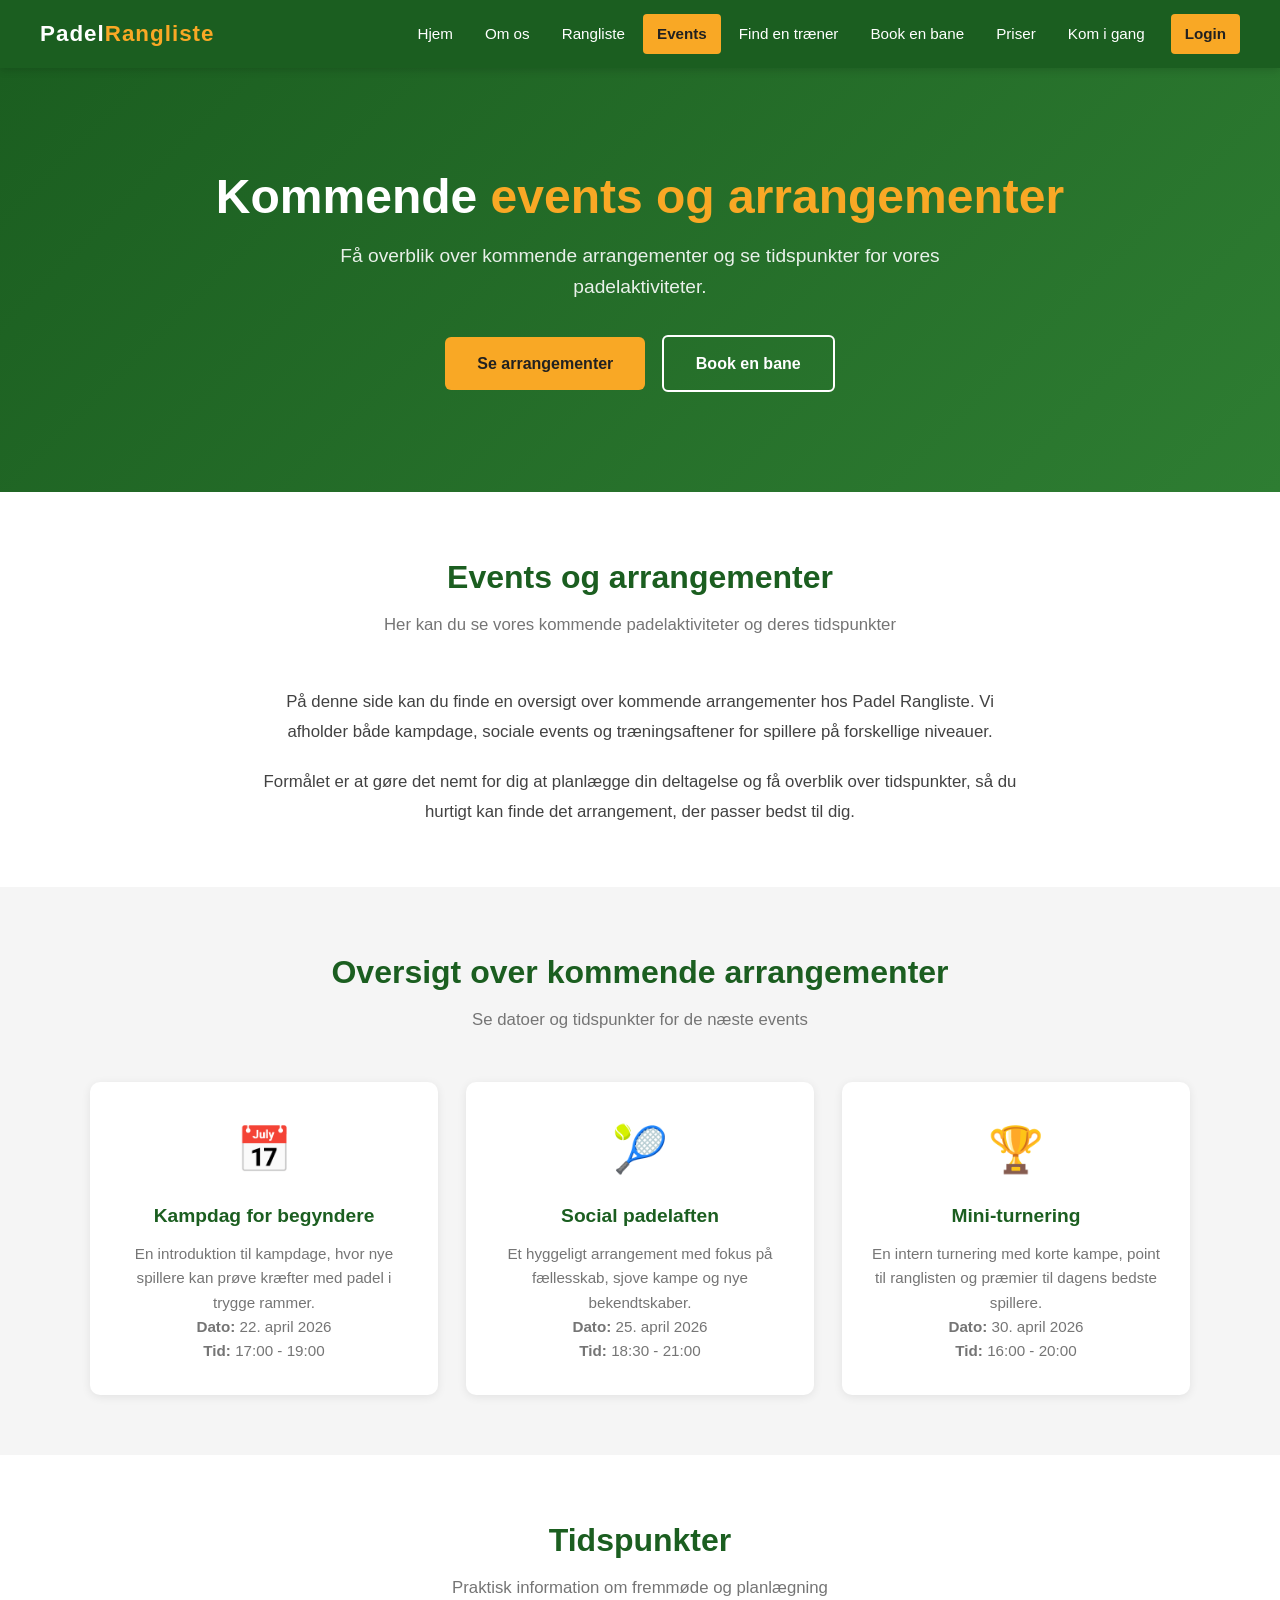
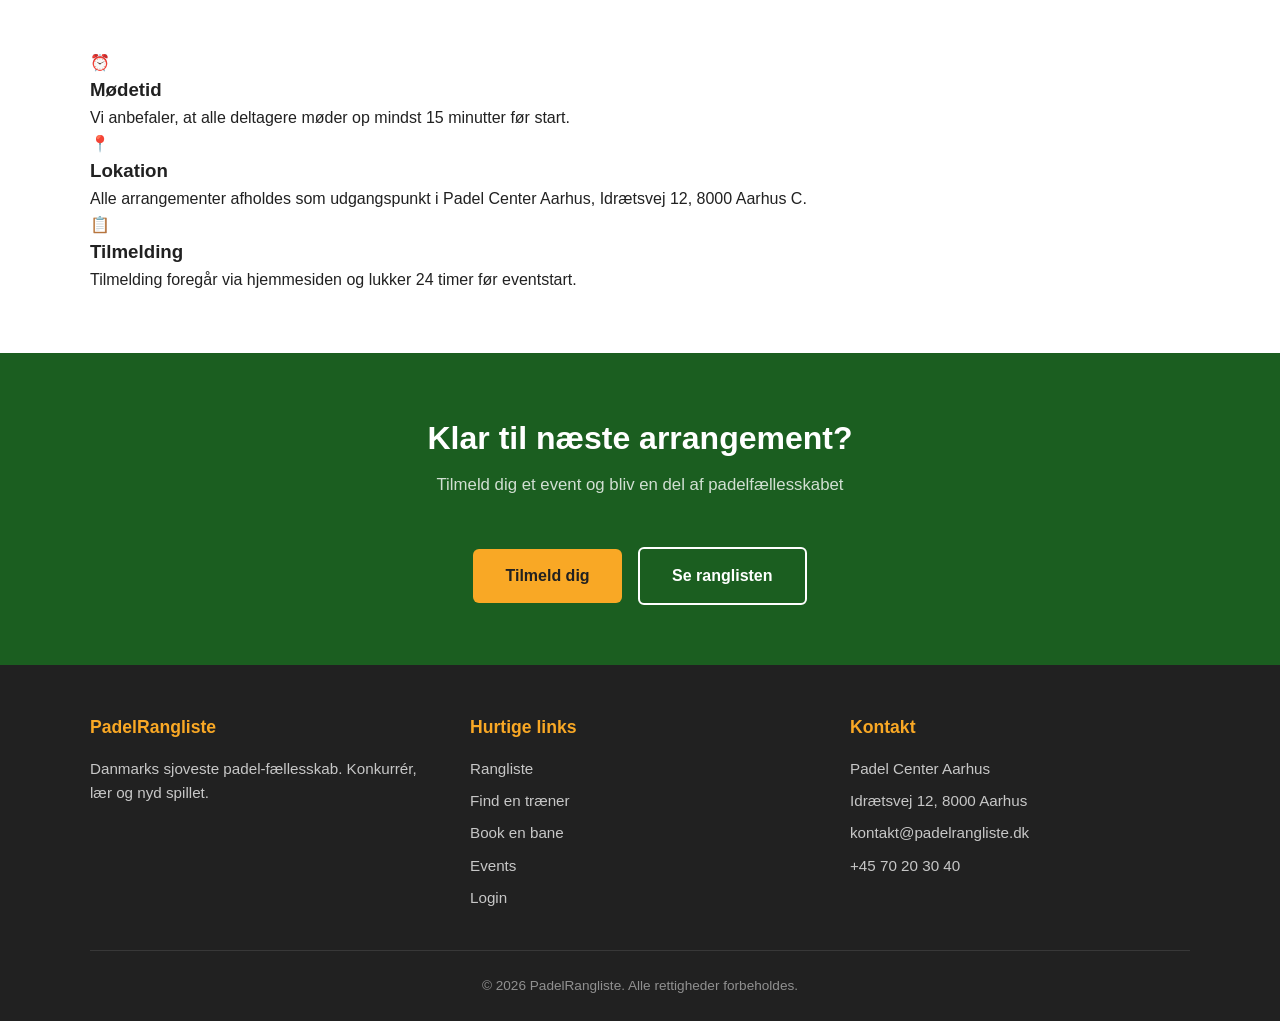
<file: Events.html>
<!DOCTYPE html>
<html lang="da">
<head>
    <meta charset="UTF-8">
    <meta name="viewport" content="width=device-width, initial-scale=1.0">
    <title>Padel Rangliste - Events</title>
    <link rel="stylesheet" href="style.css">
    <link rel="stylesheet" href="components.css">
</head>
<body>

    <!-- Navigation -->
    <nav>
        <a href="index.html" class="nav-logo">
            <span class="nav-logo-tekst">Padel<span>Rangliste</span></span>
        </a>
        <ul class="nav-links">
            <li><a href="index.html">Hjem</a></li>
            <li><a href="om.html">Om os</a></li>
            <li><a href="rangliste.html">Rangliste</a></li>
            <li><a href="events.html" class="aktiv">Events</a></li>
            <li><a href="traener.html">Find en træner</a></li>
            <li><a href="booking.html">Book en bane</a></li>
            <li><a href="priser.html">Priser</a></li>
            <li><a href="kom-i-gang.html">Kom i gang</a></li>
            <li><a href="login.html" class="login-knap">Login</a></li>
        </ul>
    </nav>

    <!-- Hero -->
    <section class="hero">
        <h1>Kommende <span>events og arrangementer</span></h1>
        <p>Få overblik over kommende arrangementer og se tidspunkter for vores padelaktiviteter.</p>
        <a href="#kommende-events" class="knap knap-primær">Se arrangementer</a>
        <a href="booking.html" class="knap knap-sekundær">Book en bane</a>
    </section>

    <!-- Intro -->
    <section class="sektion-hvid">
        <div class="indhold-max">
            <h2 class="sektion-titel">Events og arrangementer</h2>
            <p class="sektion-undertitel">Her kan du se vores kommende padelaktiviteter og deres tidspunkter</p>

            <div style="max-width: 760px; margin: 0 auto; text-align: center;">
                <p style="font-size: 1.05rem; color: #424242; line-height: 1.8; margin-bottom: 20px;">
                    På denne side kan du finde en oversigt over kommende arrangementer hos Padel Rangliste.
                    Vi afholder både kampdage, sociale events og træningsaftener for spillere på forskellige niveauer.
                </p>
                <p style="font-size: 1.05rem; color: #424242; line-height: 1.8;">
                    Formålet er at gøre det nemt for dig at planlægge din deltagelse og få overblik over tidspunkter,
                    så du hurtigt kan finde det arrangement, der passer bedst til dig.
                </p>
            </div>
        </div>
    </section>

    <!-- Kommende events -->
    <section class="sektion-graa" id="kommende-events">
        <div class="indhold-max">
            <h2 class="sektion-titel">Oversigt over kommende arrangementer</h2>
            <p class="sektion-undertitel">Se datoer og tidspunkter for de næste events</p>

            <div class="kort-grid">
                <div class="kort">
                    <div class="kort-ikon">📅</div>
                    <h3>Kampdag for begyndere</h3>
                    <p>En introduktion til kampdage, hvor nye spillere kan prøve kræfter med padel i trygge rammer.</p>
                    <p><strong>Dato:</strong> 22. april 2026</p>
                    <p><strong>Tid:</strong> 17:00 - 19:00</p>
                </div>

                <div class="kort">
                    <div class="kort-ikon">🎾</div>
                    <h3>Social padelaften</h3>
                    <p>Et hyggeligt arrangement med fokus på fællesskab, sjove kampe og nye bekendtskaber.</p>
                    <p><strong>Dato:</strong> 25. april 2026</p>
                    <p><strong>Tid:</strong> 18:30 - 21:00</p>
                </div>

                <div class="kort">
                    <div class="kort-ikon">🏆</div>
                    <h3>Mini-turnering</h3>
                    <p>En intern turnering med korte kampe, point til ranglisten og præmier til dagens bedste spillere.</p>
                    <p><strong>Dato:</strong> 30. april 2026</p>
                    <p><strong>Tid:</strong> 16:00 - 20:00</p>
                </div>
            </div>
        </div>
    </section>

    <!-- Tidspunkter -->
    <section class="sektion-hvid">
        <div class="indhold-max">
            <h2 class="sektion-titel">Tidspunkter</h2>
            <p class="sektion-undertitel">Praktisk information om fremmøde og planlægning</p>

            <div class="kontakt-grid">
                <div class="kontakt-kort">
                    <div class="kontakt-ikon">⏰</div>
                    <h3>Mødetid</h3>
                    <p>Vi anbefaler, at alle deltagere møder op mindst 15 minutter før start.</p>
                </div>

                <div class="kontakt-kort">
                    <div class="kontakt-ikon">📍</div>
                    <h3>Lokation</h3>
                    <p>Alle arrangementer afholdes som udgangspunkt i Padel Center Aarhus, Idrætsvej 12, 8000 Aarhus C.</p>
                </div>

                <div class="kontakt-kort">
                    <div class="kontakt-ikon">📋</div>
                    <h3>Tilmelding</h3>
                    <p>Tilmelding foregår via hjemmesiden og lukker 24 timer før eventstart.</p>
                </div>
            </div>
        </div>
    </section>

    <!-- CTA -->
    <section class="sektion-groen">
        <div class="indhold-max" style="text-align: center;">
            <h2 class="sektion-titel">Klar til næste arrangement?</h2>
            <p class="sektion-undertitel">Tilmeld dig et event og bliv en del af padelfællesskabet</p>
            <a href="login.html" class="knap knap-primær">Tilmeld dig</a>
            <a href="rangliste.html" class="knap knap-sekundær">Se ranglisten</a>
        </div>
    </section>

    <!-- Footer -->
    <footer>
        <div class="footer-indhold">
            <div class="footer-kolonne">
                <h3>PadelRangliste</h3>
                <p>Danmarks sjoveste padel-fællesskab. Konkurrér, lær og nyd spillet.</p>
            </div>
            <div class="footer-kolonne">
                <h3>Hurtige links</h3>
                <a href="rangliste.html">Rangliste</a>
                <a href="traener.html">Find en træner</a>
                <a href="booking.html">Book en bane</a>
                <a href="events.html">Events</a>
                <a href="login.html">Login</a>
            </div>
            <div class="footer-kolonne">
                <h3>Kontakt</h3>
                <p>Padel Center Aarhus</p>
                <p>Idrætsvej 12, 8000 Aarhus</p>
                <p>kontakt@padelrangliste.dk</p>
                <p>+45 70 20 30 40</p>
            </div>
        </div>
        <div class="footer-bund">
            <p>&copy; 2026 PadelRangliste. Alle rettigheder forbeholdes.</p>
        </div>
    </footer>

</body>
</html>
</file>
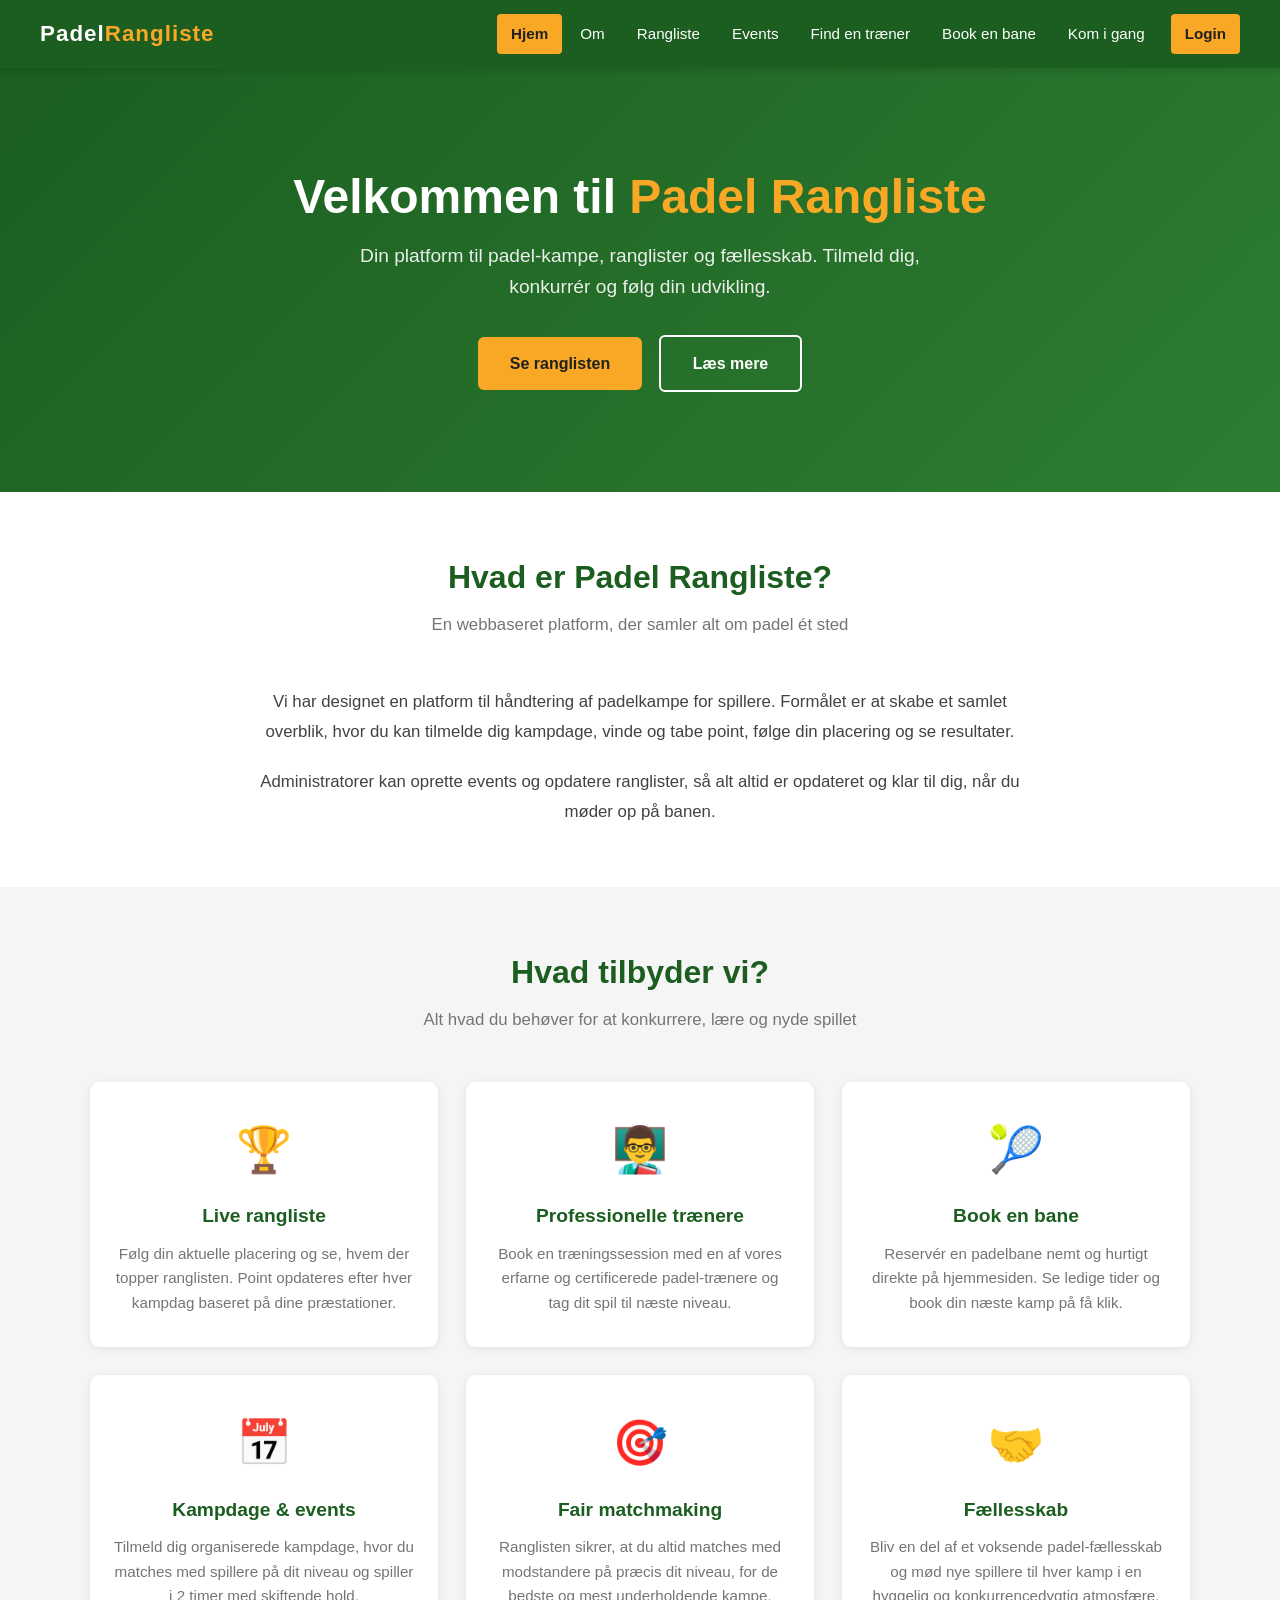
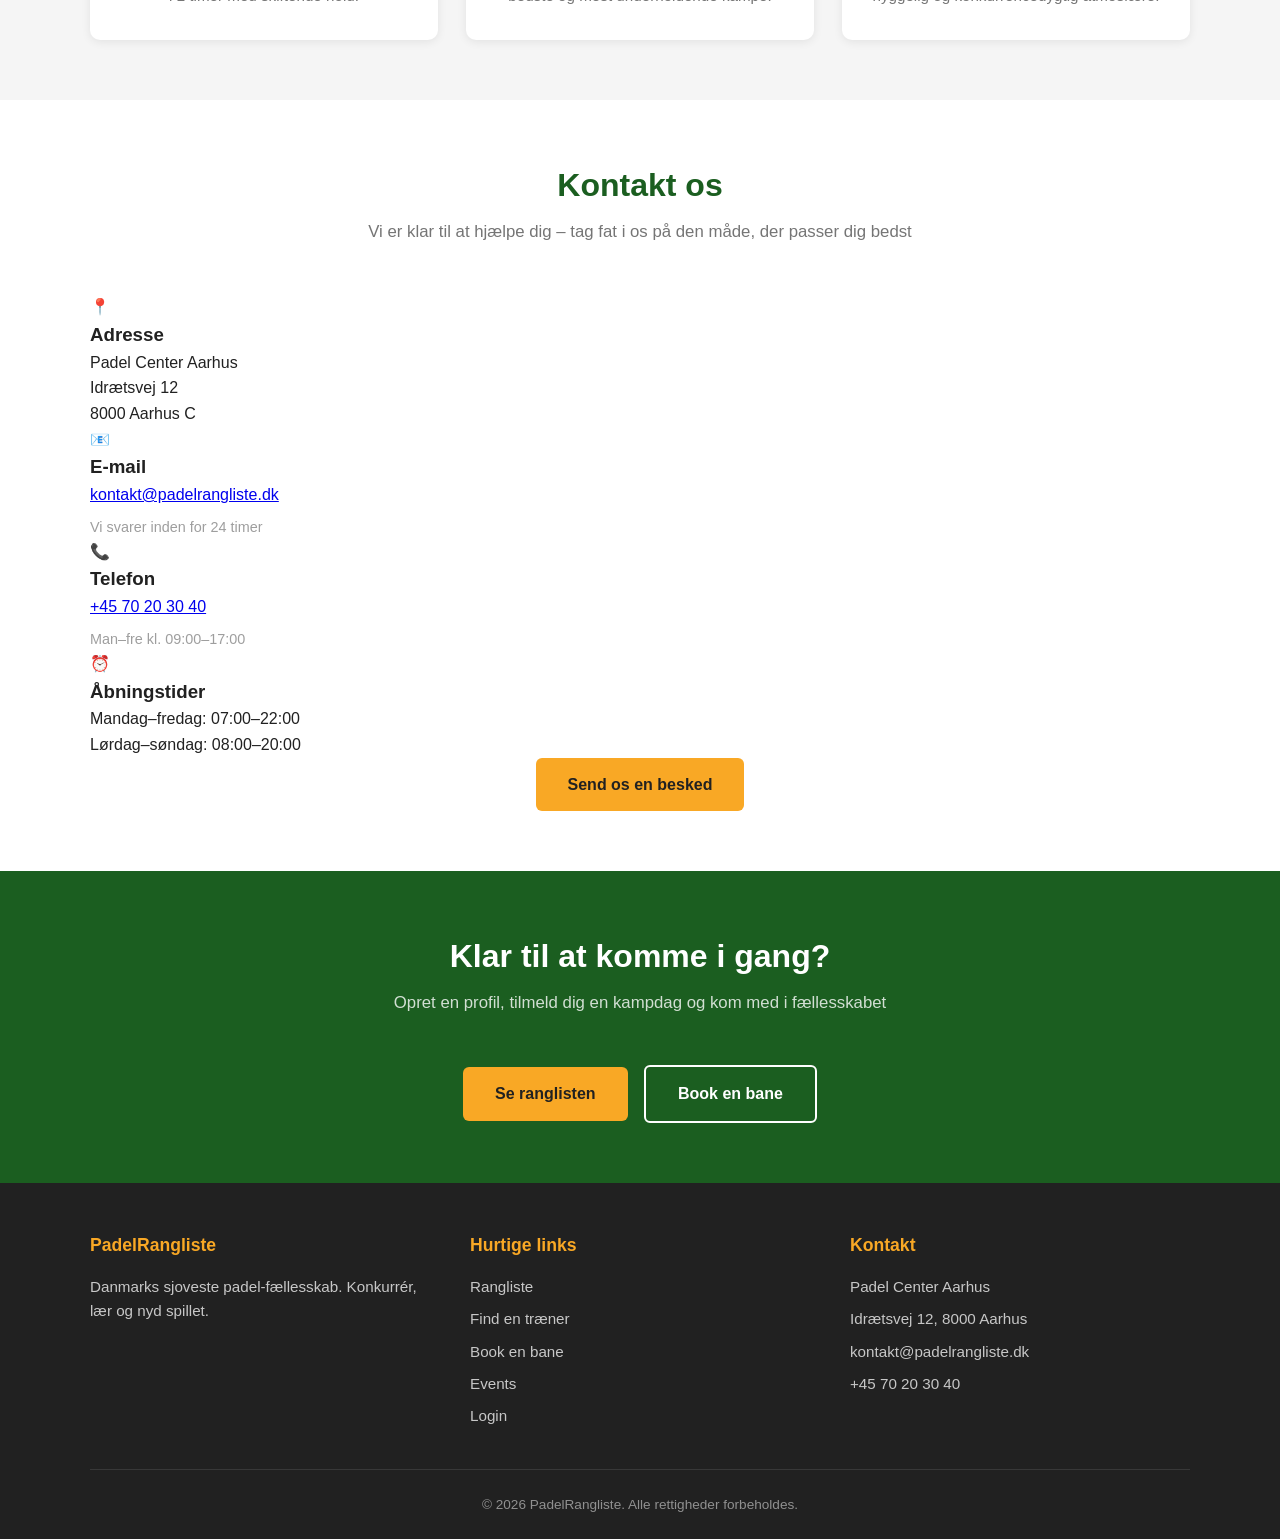
<file: Forside 1.html>
<!DOCTYPE html>
<html lang="da">
<head>
    <meta charset="UTF-8">
    <meta name="viewport" content="width=device-width, initial-scale=1.0">
    <title>Padel Rangliste – Forside</title>
    <link rel="stylesheet" href="style.css">
    <link rel="stylesheet" href="components.css">
</head>
<body>

    <!-- Navigation -->
    <nav>
        <a href="index.html" class="nav-logo">
            <span class="nav-logo-tekst">Padel<span>Rangliste</span></span>
        </a>
        <ul class="nav-links">
            <li><a href="index.html" class="aktiv">Hjem</a></li>
            <li><a href="om.html">Om</a></li>
            <li><a href="rangliste.html">Rangliste</a></li>
            <li><a href="events.html">Events</a></li>
            <li><a href="traener.html">Find en træner</a></li>
            <li><a href="booking.html">Book en bane</a></li>
            <li><a href="kom-i-gang.html">Kom i gang</a></li>
            <li><a href="login.html" class="login-knap">Login</a></li>
        </ul>
    </nav>

    <!-- Hero / Velkommen -->
    <section class="hero">
        <h1>Velkommen til <span>Padel Rangliste</span></h1>
        <p>Din platform til padel-kampe, ranglister og fællesskab. Tilmeld dig, konkurrér og følg din udvikling.</p>
        <a href="rangliste.html" class="knap knap-primær">Se ranglisten</a>
        <a href="om.html" class="knap knap-sekundær">Læs mere</a>
    </section>

    <!-- Om platformen -->
    <section class="sektion-hvid">
        <div class="indhold-max">
            <h2 class="sektion-titel">Hvad er Padel Rangliste?</h2>
            <p class="sektion-undertitel">En webbaseret platform, der samler alt om padel ét sted</p>

            <div style="max-width: 760px; margin: 0 auto; text-align: center;">
                <p style="font-size: 1.05rem; color: #424242; line-height: 1.8; margin-bottom: 20px;">
                    Vi har designet en platform til håndtering af padelkampe for spillere. Formålet er at skabe et samlet overblik,
                    hvor du kan tilmelde dig kampdage, vinde og tabe point, følge din placering og se resultater.
                </p>
                <p style="font-size: 1.05rem; color: #424242; line-height: 1.8;">
                    Administratorer kan oprette events og opdatere ranglister, så alt altid er opdateret og klar til dig,
                    når du møder op på banen.
                </p>
            </div>
        </div>
    </section>
    
     <!-- Hvad tilbyder vi -->
    <section class="sektion-graa">
        <div class="indhold-max">
            <h2 class="sektion-titel">Hvad tilbyder vi?</h2>
            <p class="sektion-undertitel">Alt hvad du behøver for at konkurrere, lære og nyde spillet</p>

            <div class="kort-grid">
                <div class="kort">
                    <div class="kort-ikon">🏆</div>
                    <h3>Live rangliste</h3>
                    <p>Følg din aktuelle placering og se, hvem der topper ranglisten. Point opdateres efter hver kampdag baseret på dine præstationer.</p>
                </div>
                <div class="kort">
                    <div class="kort-ikon">👨‍🏫</div>
                    <h3>Professionelle trænere</h3>
                    <p>Book en træningssession med en af vores erfarne og certificerede padel-trænere og tag dit spil til næste niveau.</p>
                </div>
                <div class="kort">
                    <div class="kort-ikon">🎾</div>
                    <h3>Book en bane</h3>
                    <p>Reservér en padelbane nemt og hurtigt direkte på hjemmesiden. Se ledige tider og book din næste kamp på få klik.</p>
                </div>
                <div class="kort">
                    <div class="kort-ikon">📅</div>
                    <h3>Kampdage & events</h3>
                    <p>Tilmeld dig organiserede kampdage, hvor du matches med spillere på dit niveau og spiller i 2 timer med skiftende hold.</p>
                </div>
                <div class="kort">
                    <div class="kort-ikon">🎯</div>
                    <h3>Fair matchmaking</h3>
                    <p>Ranglisten sikrer, at du altid matches med modstandere på præcis dit niveau, for de bedste og mest underholdende kampe.</p>
                </div>
                <div class="kort">
                    <div class="kort-ikon">🤝</div>
                    <h3>Fællesskab</h3>
                    <p>Bliv en del af et voksende padel-fællesskab og mød nye spillere til hver kamp i en hyggelig og konkurrencedygtig atmosfære.</p>
                </div>
            </div>
        </div>
    </section>

    <!-- Kontaktinformation -->
    <section class="sektion-hvid">
        <div class="indhold-max">
            <h2 class="sektion-titel">Kontakt os</h2>
            <p class="sektion-undertitel">Vi er klar til at hjælpe dig – tag fat i os på den måde, der passer dig bedst</p>

            <div class="kontakt-grid">
                <div class="kontakt-kort">
                    <div class="kontakt-ikon">📍</div>
                    <h3>Adresse</h3>
                    <p>Padel Center Aarhus<br>Idrætsvej 12<br>8000 Aarhus C</p>
                </div>
                <div class="kontakt-kort">
                    <div class="kontakt-ikon">📧</div>
                    <h3>E-mail</h3>
                    <p><a href="mailto:kontakt@padelrangliste.dk">kontakt@padelrangliste.dk</a></p>
                    <p style="margin-top: 8px; font-size: 0.9rem; color: #9e9e9e;">Vi svarer inden for 24 timer</p>
                </div>
                <div class="kontakt-kort">
                    <div class="kontakt-ikon">📞</div>
                    <h3>Telefon</h3>
                    <p><a href="tel:+4570203040">+45 70 20 30 40</a></p>
                    <p style="margin-top: 8px; font-size: 0.9rem; color: #9e9e9e;">Man–fre kl. 09:00–17:00</p>
                </div>
                <div class="kontakt-kort">
                    <div class="kontakt-ikon">⏰</div>
                    <h3>Åbningstider</h3>
                    <p>Mandag–fredag: 07:00–22:00<br>Lørdag–søndag: 08:00–20:00</p>
                </div>
            </div>

            <div style="text-align: center;">
                <a href="mailto:kontakt@padelrangliste.dk" class="knap knap-primær" style="color: var(--moerk-graa);">Send os en besked</a>
            </div>
        </div>
    </section>

    <!-- Call to action -->
    <section class="sektion-groen">
        <div class="indhold-max" style="text-align: center;">
            <h2 class="sektion-titel">Klar til at komme i gang?</h2>
            <p class="sektion-undertitel">Opret en profil, tilmeld dig en kampdag og kom med i fællesskabet</p>
            <a href="rangliste.html" class="knap knap-primær">Se ranglisten</a>
            <a href="booking.html" class="knap knap-sekundær">Book en bane</a>
        </div>
    </section>

    <!-- Footer -->
    <footer>
        <div class="footer-indhold">
            <div class="footer-kolonne">
                <h3>PadelRangliste</h3>
                <p>Danmarks sjoveste padel-fællesskab. Konkurrér, lær og nyd spillet.</p>
            </div>
            <div class="footer-kolonne">
                <h3>Hurtige links</h3>
                <a href="rangliste.html">Rangliste</a>
                <a href="traener.html">Find en træner</a>
                <a href="booking.html">Book en bane</a>
                <a href="events.html">Events</a>
                <a href="login.html">Login</a>
            </div>
            <div class="footer-kolonne">
                <h3>Kontakt</h3>
                <p>Padel Center Aarhus</p>
                <p>Idrætsvej 12, 8000 Aarhus</p>
                <p>kontakt@padelrangliste.dk</p>
                <p>+45 70 20 30 40</p>
            </div>
        </div>
        <div class="footer-bund">
            <p>&copy; 2026 PadelRangliste. Alle rettigheder forbeholdes.</p>
        </div>
    </footer>

</body>
</html>
</file>
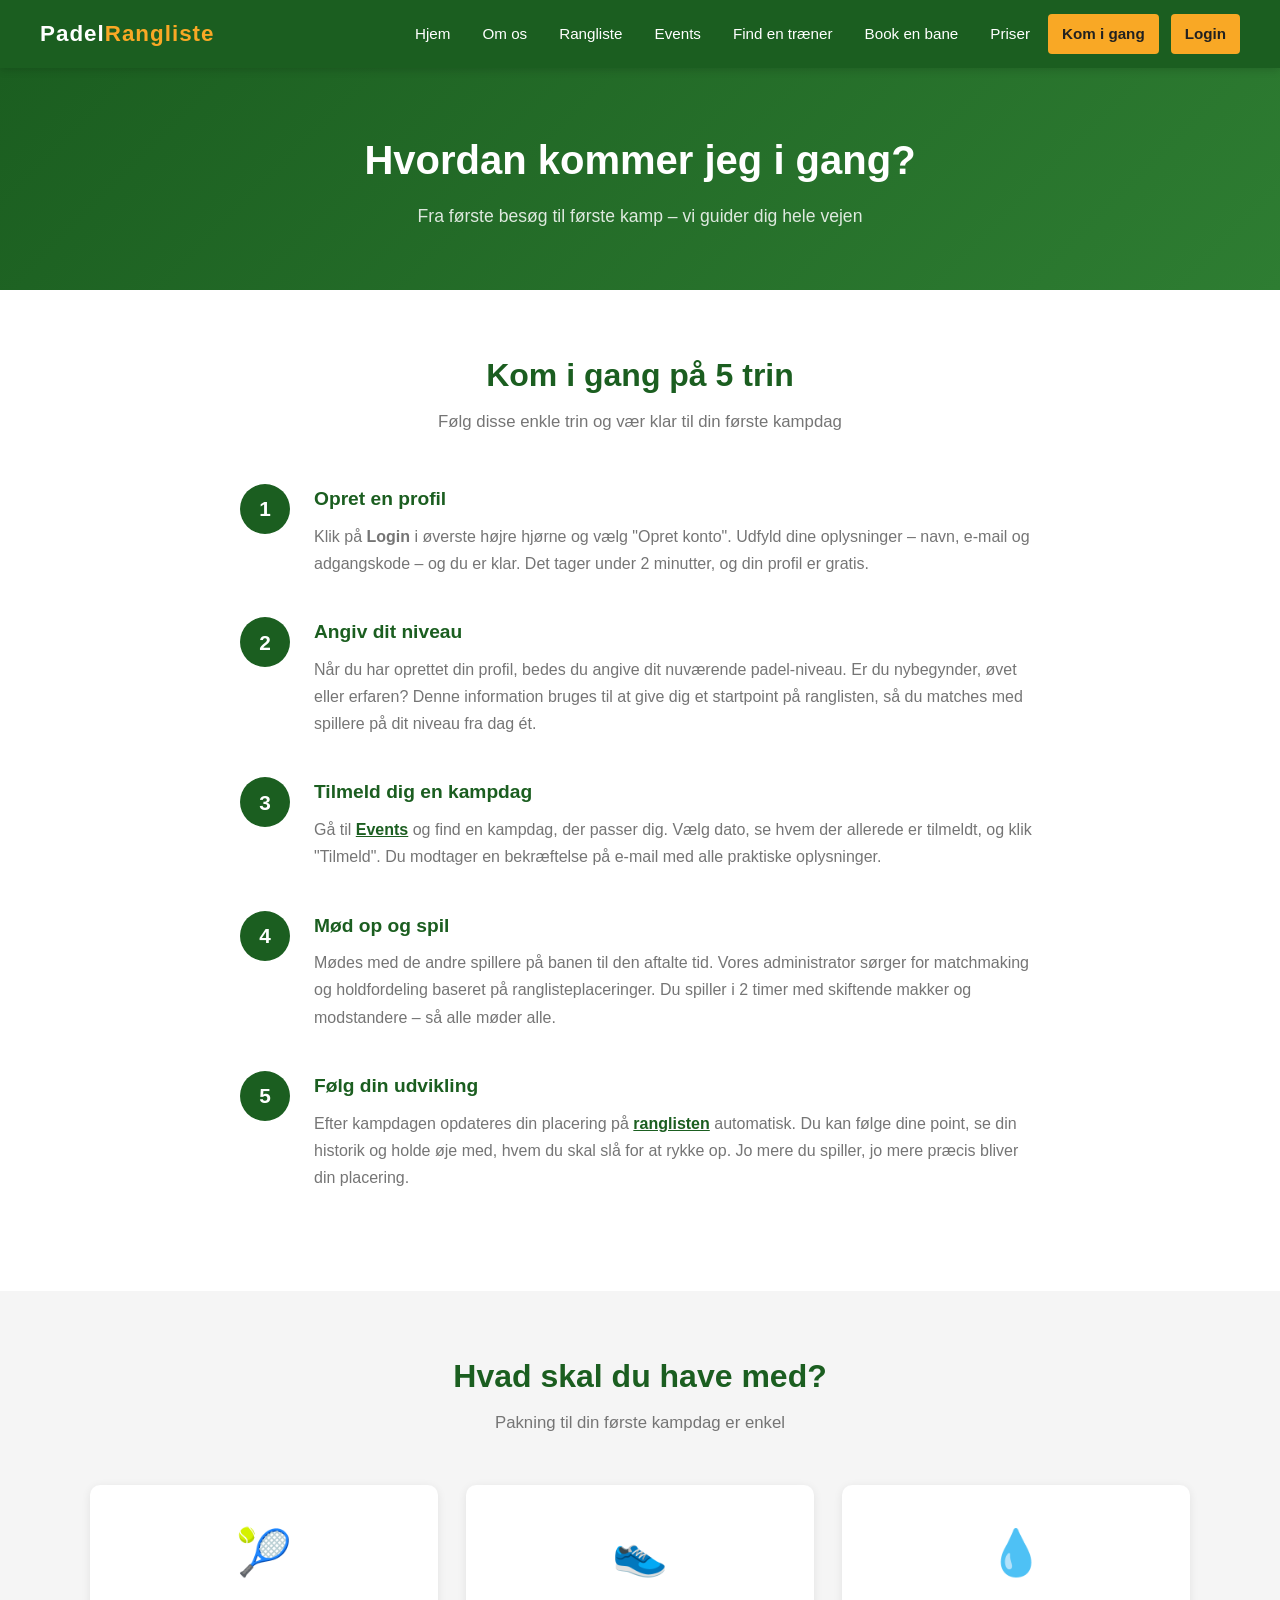
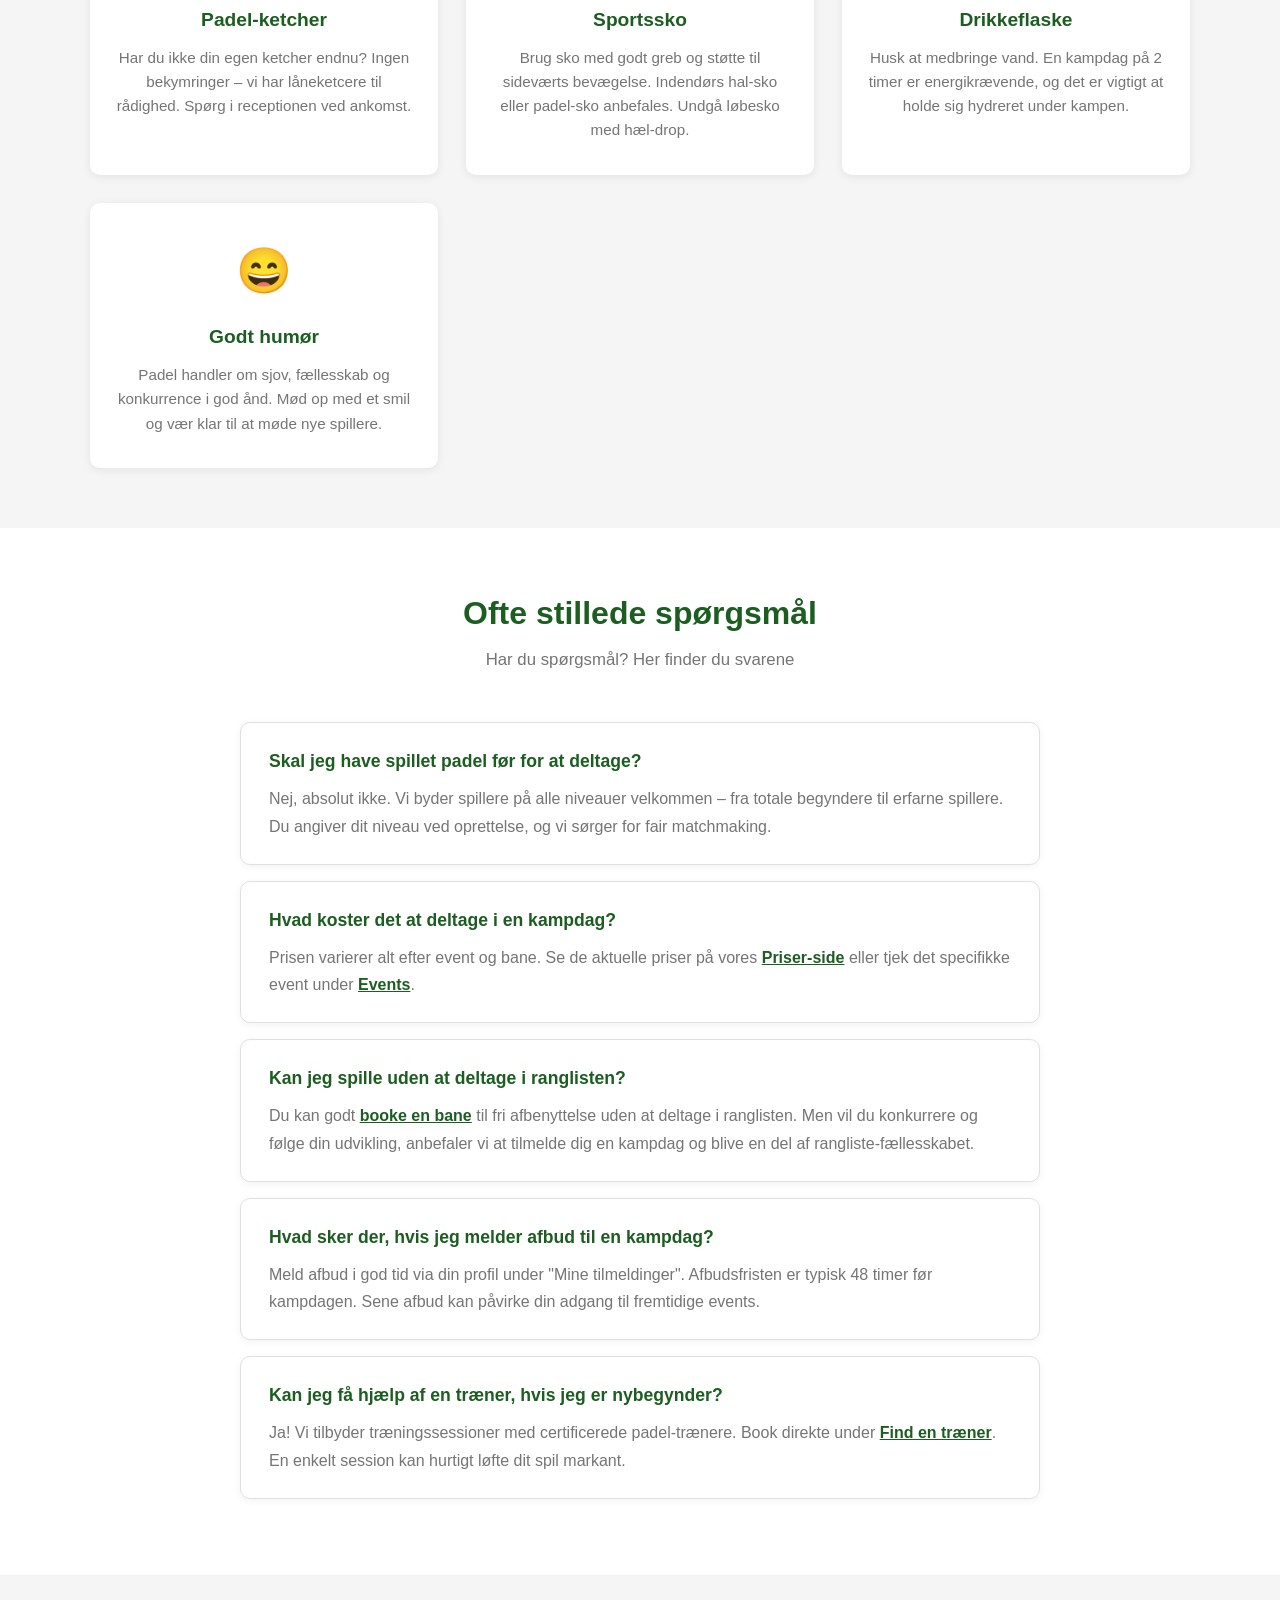
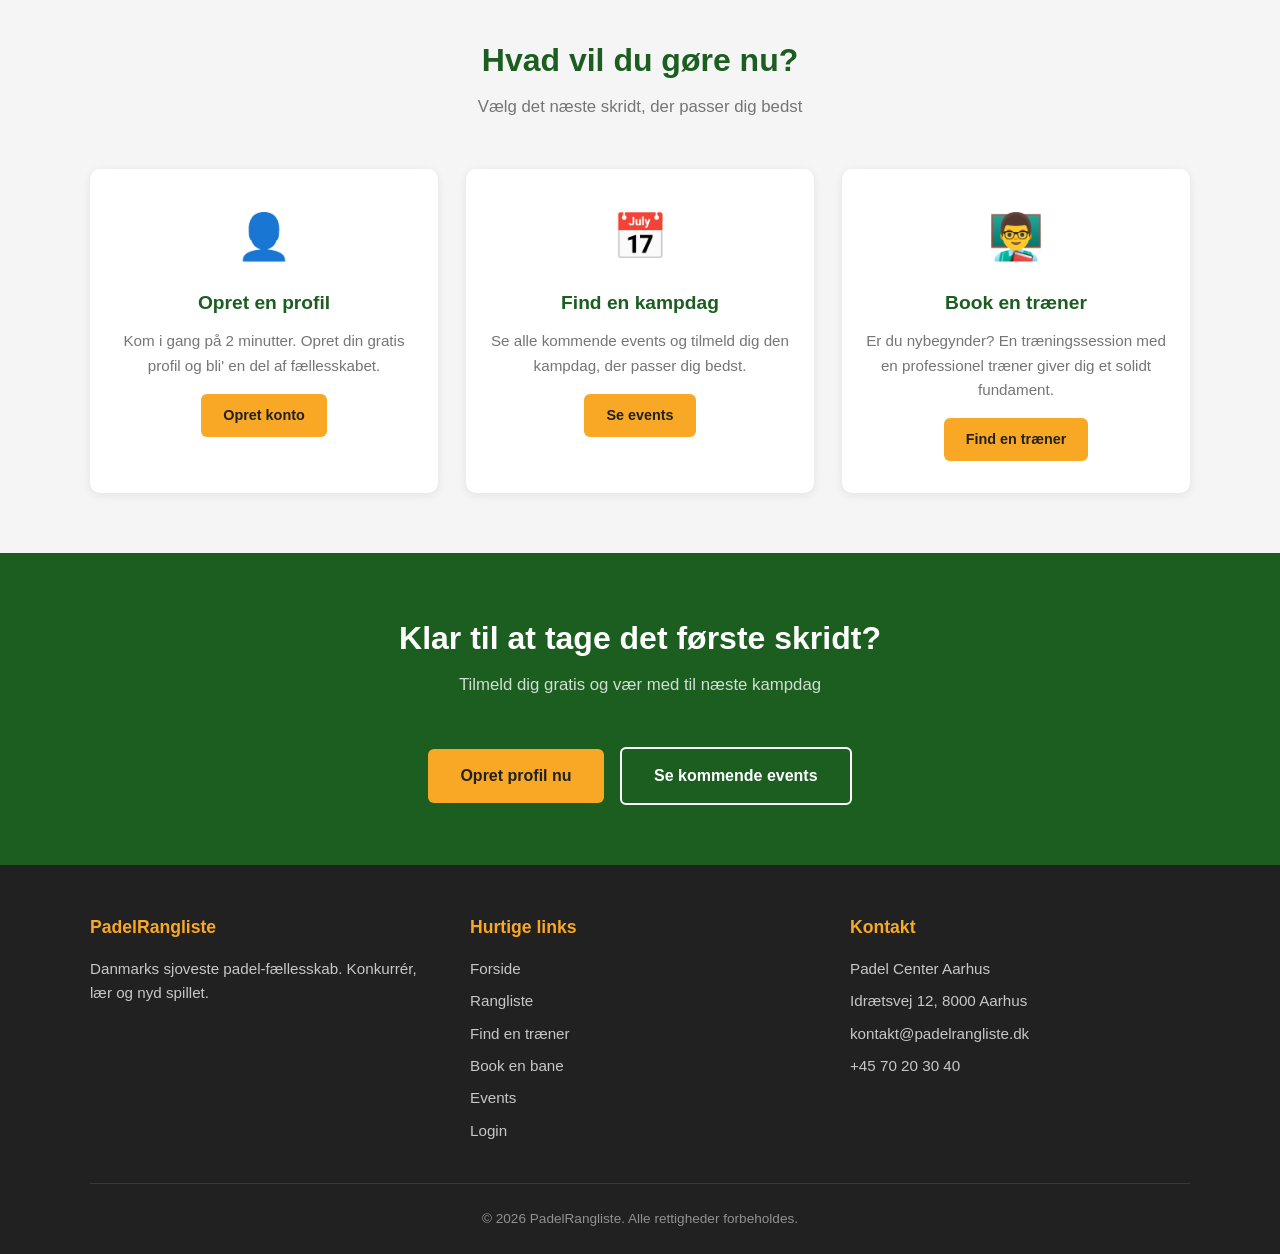
<file: kom-i-gang.html>
<!DOCTYPE html>
<html lang="da">
<head>
    <meta charset="UTF-8">
    <meta name="viewport" content="width=device-width, initial-scale=1.0">
    <title>Padel Rangliste – Kom i gang</title>
    <link rel="stylesheet" href="style.css">
    <link rel="stylesheet" href="components.css">
</head>
<body>

    <!-- Navigation -->
    <nav>
        <a href="index.html" class="nav-logo">
            <span class="nav-logo-tekst">Padel<span>Rangliste</span></span>
        </a>
        <ul class="nav-links">
            <li><a href="index.html">Hjem</a></li>
            <li><a href="om.html">Om os</a></li>
            <li><a href="rangliste.html">Rangliste</a></li>
            <li><a href="events.html">Events</a></li>
            <li><a href="traener.html">Find en træner</a></li>
            <li><a href="booking.html">Book en bane</a></li>
            <li><a href="priser.html">Priser</a></li>
            <li><a href="kom-i-gang.html" class="aktiv">Kom i gang</a></li>
            <li><a href="login.html" class="login-knap">Login</a></li>
        </ul>
    </nav>

    <!-- Side-hero -->
    <div class="side-hero">
        <h1>Hvordan kommer jeg i gang?</h1>
        <p>Fra første besøg til første kamp – vi guider dig hele vejen</p>
    </div>

    <!-- Trin-for-trin guide -->
    <section class="sektion-hvid">
        <div class="indhold-max">
            <h2 class="sektion-titel">Kom i gang på 5 trin</h2>
            <p class="sektion-undertitel">Følg disse enkle trin og vær klar til din første kampdag</p>

            <div class="trin-liste">
                <div class="trin">
                    <div class="trin-nummer">1</div>
                    <div class="trin-tekst">
                        <h3>Opret en profil</h3>
                        <p>Klik på <strong>Login</strong> i øverste højre hjørne og vælg "Opret konto". Udfyld dine oplysninger – navn, e-mail og adgangskode – og du er klar. Det tager under 2 minutter, og din profil er gratis.</p>
                    </div>
                </div>
                <div class="trin">
                    <div class="trin-nummer">2</div>
                    <div class="trin-tekst">
                        <h3>Angiv dit niveau</h3>
                        <p>Når du har oprettet din profil, bedes du angive dit nuværende padel-niveau. Er du nybegynder, øvet eller erfaren? Denne information bruges til at give dig et startpoint på ranglisten, så du matches med spillere på dit niveau fra dag ét.</p>
                    </div>
                </div>
                <div class="trin">
                    <div class="trin-nummer">3</div>
                    <div class="trin-tekst">
                        <h3>Tilmeld dig en kampdag</h3>
                        <p>Gå til <a href="events.html" style="color: var(--groen); font-weight: 600;">Events</a> og find en kampdag, der passer dig. Vælg dato, se hvem der allerede er tilmeldt, og klik "Tilmeld". Du modtager en bekræftelse på e-mail med alle praktiske oplysninger.</p>
                    </div>
                </div>
                <div class="trin">
                    <div class="trin-nummer">4</div>
                    <div class="trin-tekst">
                        <h3>Mød op og spil</h3>
                        <p>Mødes med de andre spillere på banen til den aftalte tid. Vores administrator sørger for matchmaking og holdfordeling baseret på ranglisteplaceringer. Du spiller i 2 timer med skiftende makker og modstandere – så alle møder alle.</p>
                    </div>
                </div>
                <div class="trin">
                    <div class="trin-nummer">5</div>
                    <div class="trin-tekst">
                        <h3>Følg din udvikling</h3>
                        <p>Efter kampdagen opdateres din placering på <a href="rangliste.html" style="color: var(--groen); font-weight: 600;">ranglisten</a> automatisk. Du kan følge dine point, se din historik og holde øje med, hvem du skal slå for at rykke op. Jo mere du spiller, jo mere præcis bliver din placering.</p>
                    </div>
                </div>
            </div>
        </div>
    </section>

    <!-- Hvad skal du have med? -->
    <section class="sektion-graa">
        <div class="indhold-max">
            <h2 class="sektion-titel">Hvad skal du have med?</h2>
            <p class="sektion-undertitel">Pakning til din første kampdag er enkel</p>

            <div class="kort-grid">
                <div class="kort">
                    <div class="kort-ikon">🎾</div>
                    <h3>Padel-ketcher</h3>
                    <p>Har du ikke din egen ketcher endnu? Ingen bekymringer – vi har låneketcere til rådighed. Spørg i receptionen ved ankomst.</p>
                </div>
                <div class="kort">
                    <div class="kort-ikon">👟</div>
                    <h3>Sportssko</h3>
                    <p>Brug sko med godt greb og støtte til sideværts bevægelse. Indendørs hal-sko eller padel-sko anbefales. Undgå løbesko med hæl-drop.</p>
                </div>
                <div class="kort">
                    <div class="kort-ikon">💧</div>
                    <h3>Drikkeflaske</h3>
                    <p>Husk at medbringe vand. En kampdag på 2 timer er energikrævende, og det er vigtigt at holde sig hydreret under kampen.</p>
                </div>
                <div class="kort">
                    <div class="kort-ikon">😄</div>
                    <h3>Godt humør</h3>
                    <p>Padel handler om sjov, fællesskab og konkurrence i god ånd. Mød op med et smil og vær klar til at møde nye spillere.</p>
                </div>
            </div>
        </div>
    </section>

    <!-- Ofte stillede spørgsmål -->
    <section class="sektion-hvid">
        <div class="indhold-max">
            <h2 class="sektion-titel">Ofte stillede spørgsmål</h2>
            <p class="sektion-undertitel">Har du spørgsmål? Her finder du svarene</p>

            <div style="max-width: 800px; margin: 0 auto;">

                <div style="border: 1px solid #e0e0e0; border-radius: 10px; padding: 24px 28px; margin-bottom: 16px; background: #fff; box-shadow: 0 2px 8px rgba(0,0,0,0.05);">
                    <h3 style="color: var(--groen); font-size: 1.1rem; margin-bottom: 10px;">Skal jeg have spillet padel før for at deltage?</h3>
                    <p style="color: #757575; line-height: 1.7;">Nej, absolut ikke. Vi byder spillere på alle niveauer velkommen – fra totale begyndere til erfarne spillere. Du angiver dit niveau ved oprettelse, og vi sørger for fair matchmaking.</p>
                </div>

                <div style="border: 1px solid #e0e0e0; border-radius: 10px; padding: 24px 28px; margin-bottom: 16px; background: #fff; box-shadow: 0 2px 8px rgba(0,0,0,0.05);">
                    <h3 style="color: var(--groen); font-size: 1.1rem; margin-bottom: 10px;">Hvad koster det at deltage i en kampdag?</h3>
                    <p style="color: #757575; line-height: 1.7;">Prisen varierer alt efter event og bane. Se de aktuelle priser på vores <a href="Priser.html" style="color: var(--groen); font-weight: 600;">Priser-side</a> eller tjek det specifikke event under <a href="events.html" style="color: var(--groen); font-weight: 600;">Events</a>.</p>
                </div>

                <div style="border: 1px solid #e0e0e0; border-radius: 10px; padding: 24px 28px; margin-bottom: 16px; background: #fff; box-shadow: 0 2px 8px rgba(0,0,0,0.05);">
                    <h3 style="color: var(--groen); font-size: 1.1rem; margin-bottom: 10px;">Kan jeg spille uden at deltage i ranglisten?</h3>
                    <p style="color: #757575; line-height: 1.7;">Du kan godt <a href="booking.html" style="color: var(--groen); font-weight: 600;">booke en bane</a> til fri afbenyttelse uden at deltage i ranglisten. Men vil du konkurrere og følge din udvikling, anbefaler vi at tilmelde dig en kampdag og blive en del af rangliste-fællesskabet.</p>
                </div>

                <div style="border: 1px solid #e0e0e0; border-radius: 10px; padding: 24px 28px; margin-bottom: 16px; background: #fff; box-shadow: 0 2px 8px rgba(0,0,0,0.05);">
                    <h3 style="color: var(--groen); font-size: 1.1rem; margin-bottom: 10px;">Hvad sker der, hvis jeg melder afbud til en kampdag?</h3>
                    <p style="color: #757575; line-height: 1.7;">Meld afbud i god tid via din profil under "Mine tilmeldinger". Afbudsfristen er typisk 48 timer før kampdagen. Sene afbud kan påvirke din adgang til fremtidige events.</p>
                </div>

                <div style="border: 1px solid #e0e0e0; border-radius: 10px; padding: 24px 28px; margin-bottom: 16px; background: #fff; box-shadow: 0 2px 8px rgba(0,0,0,0.05);">
                    <h3 style="color: var(--groen); font-size: 1.1rem; margin-bottom: 10px;">Kan jeg få hjælp af en træner, hvis jeg er nybegynder?</h3>
                    <p style="color: #757575; line-height: 1.7;">Ja! Vi tilbyder træningssessioner med certificerede padel-trænere. Book direkte under <a href="traener.html" style="color: var(--groen); font-weight: 600;">Find en træner</a>. En enkelt session kan hurtigt løfte dit spil markant.</p>
                </div>

            </div>
        </div>
    </section>

    <!-- Næste skridt -->
    <section class="sektion-graa">
        <div class="indhold-max">
            <h2 class="sektion-titel">Hvad vil du gøre nu?</h2>
            <p class="sektion-undertitel">Vælg det næste skridt, der passer dig bedst</p>

            <div class="kort-grid">
                <div class="kort">
                    <div class="kort-ikon">👤</div>
                    <h3>Opret en profil</h3>
                    <p>Kom i gang på 2 minutter. Opret din gratis profil og bli' en del af fællesskabet.</p>
                    <a href="login.html" class="knap knap-primær" style="margin-top: 16px; display: inline-block; font-size: 0.9rem; padding: 10px 22px;">Opret konto</a>
                </div>
                <div class="kort">
                    <div class="kort-ikon">📅</div>
                    <h3>Find en kampdag</h3>
                    <p>Se alle kommende events og tilmeld dig den kampdag, der passer dig bedst.</p>
                    <a href="events.html" class="knap knap-primær" style="margin-top: 16px; display: inline-block; font-size: 0.9rem; padding: 10px 22px;">Se events</a>
                </div>
                <div class="kort">
                    <div class="kort-ikon">👨‍🏫</div>
                    <h3>Book en træner</h3>
                    <p>Er du nybegynder? En træningssession med en professionel træner giver dig et solidt fundament.</p>
                    <a href="traener.html" class="knap knap-primær" style="margin-top: 16px; display: inline-block; font-size: 0.9rem; padding: 10px 22px;">Find en træner</a>
                </div>
            </div>
        </div>
    </section>

    <!-- Call to action -->
    <section class="sektion-groen">
        <div class="indhold-max" style="text-align: center;">
            <h2 class="sektion-titel">Klar til at tage det første skridt?</h2>
            <p class="sektion-undertitel">Tilmeld dig gratis og vær med til næste kampdag</p>
            <a href="login.html" class="knap knap-primær">Opret profil nu</a>
            <a href="events.html" class="knap knap-sekundær">Se kommende events</a>
        </div>
    </section>

    <!-- Footer -->
    <footer>
        <div class="footer-indhold">
            <div class="footer-kolonne">
                <h3>PadelRangliste</h3>
                <p>Danmarks sjoveste padel-fællesskab. Konkurrér, lær og nyd spillet.</p>
            </div>
            <div class="footer-kolonne">
                <h3>Hurtige links</h3>
                <a href="index.html">Forside</a>
                <a href="rangliste.html">Rangliste</a>
                <a href="traener.html">Find en træner</a>
                <a href="booking.html">Book en bane</a>
                <a href="events.html">Events</a>
                <a href="login.html">Login</a>
            </div>
            <div class="footer-kolonne">
                <h3>Kontakt</h3>
                <p>Padel Center Aarhus</p>
                <p>Idrætsvej 12, 8000 Aarhus</p>
                <p>kontakt@padelrangliste.dk</p>
                <p>+45 70 20 30 40</p>
            </div>
        </div>
        <div class="footer-bund">
            <p>&copy; 2026 PadelRangliste. Alle rettigheder forbeholdes.</p>
        </div>
    </footer>

</body>
</html>
</file>
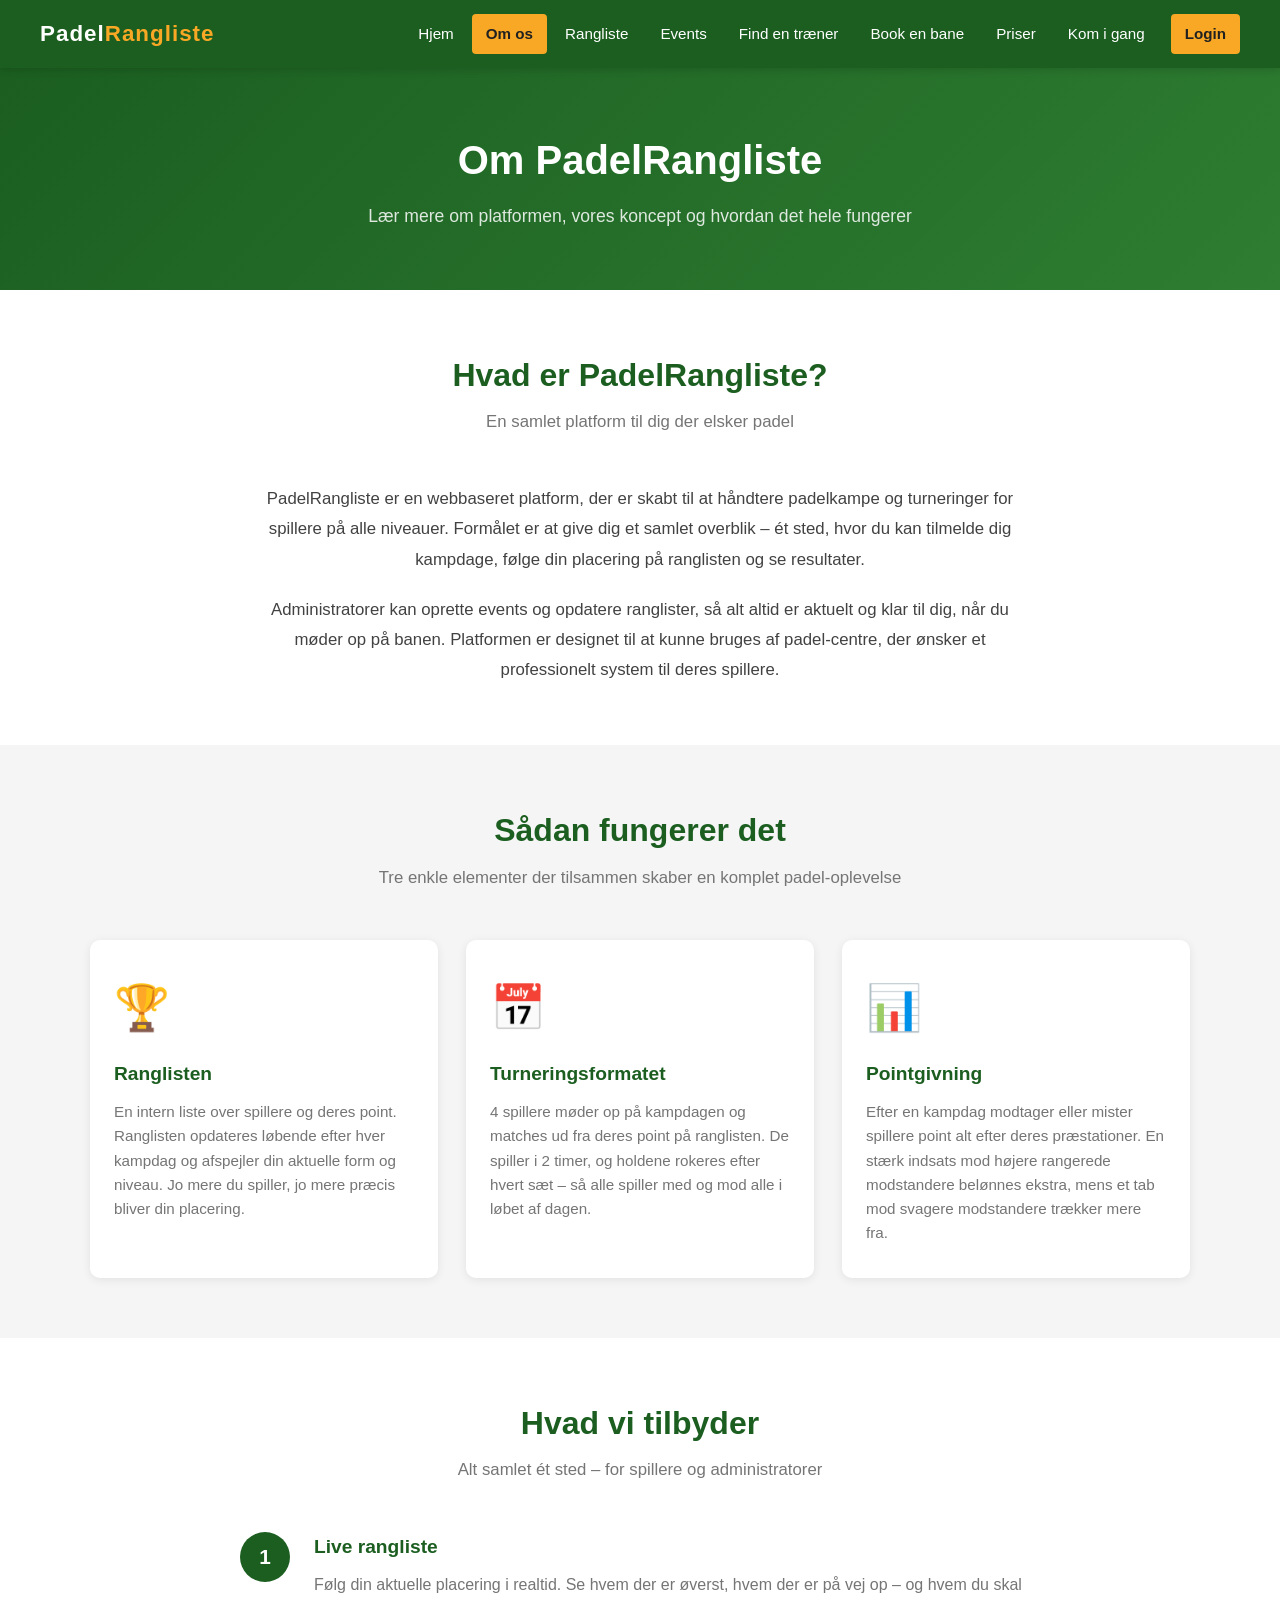
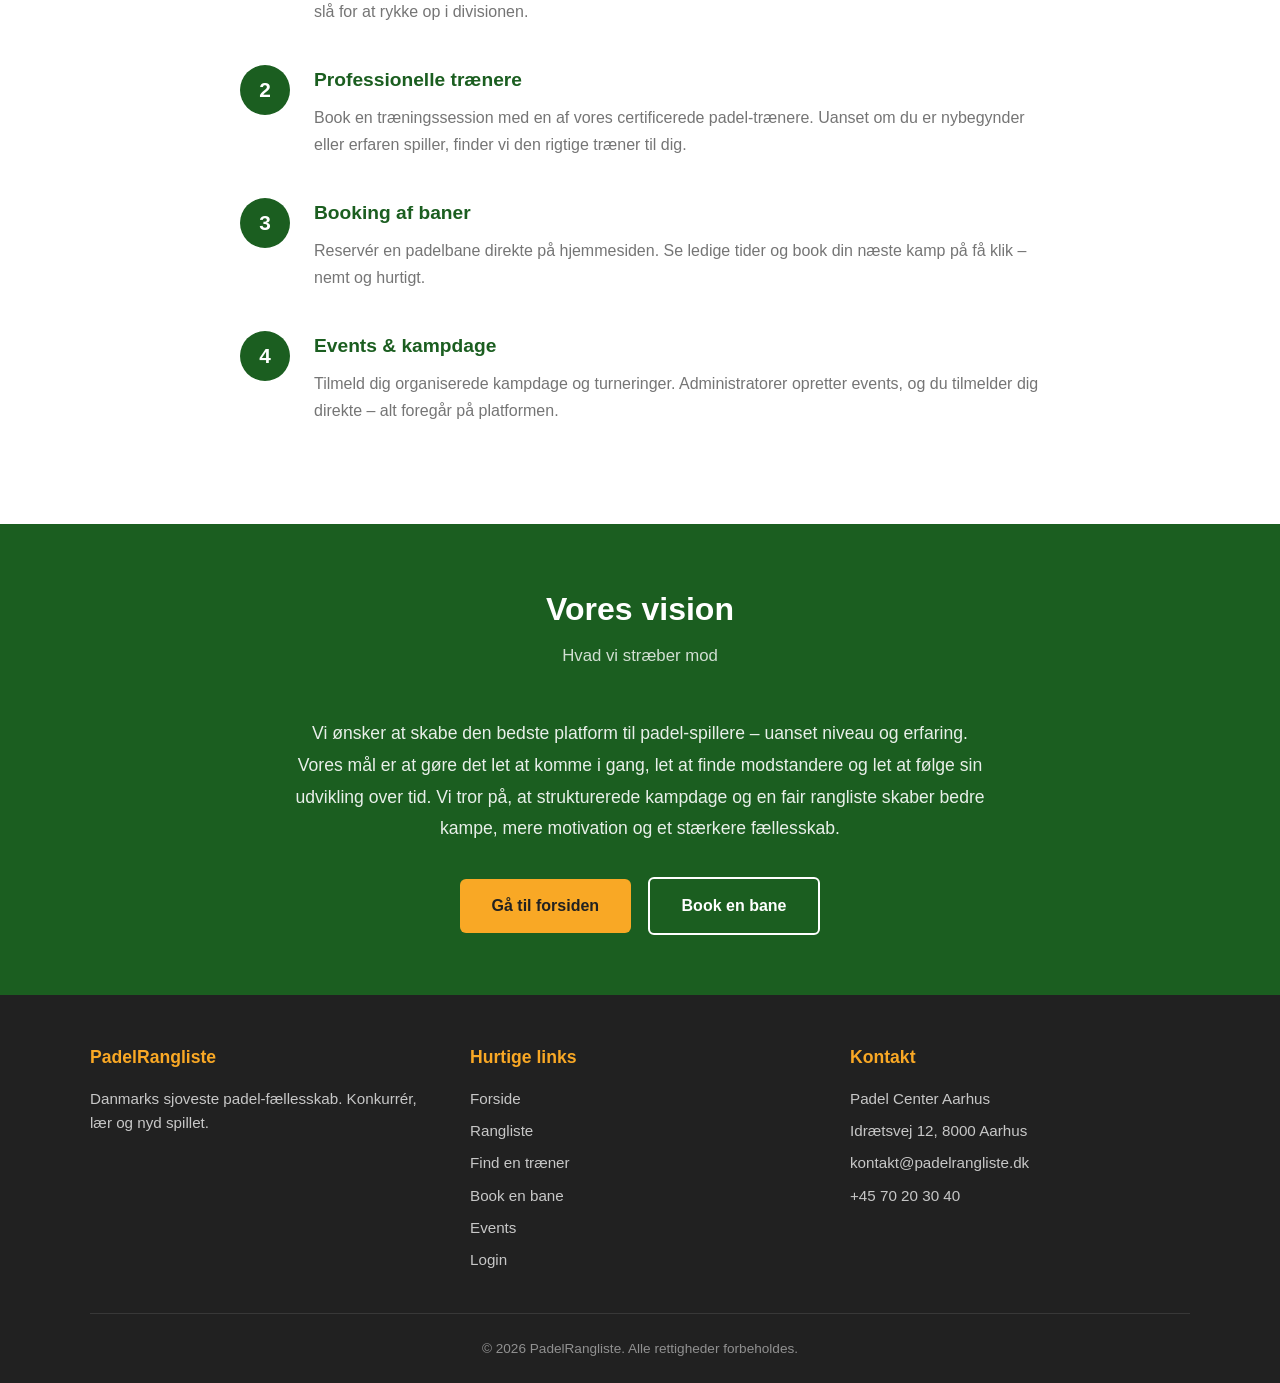
<file: om.html>
<!DOCTYPE html>
<html lang="da">
<head>
    <meta charset="UTF-8">
    <meta name="viewport" content="width=device-width, initial-scale=1.0">
    <title>Padel Rangliste – Om os</title>
    <link rel="stylesheet" href="style.css">
    <link rel="stylesheet" href="components.css">
</head>
<body>

    <!-- Navigation -->
    <nav>
        <a href="index.html" class="nav-logo">
            <span class="nav-logo-tekst">Padel<span>Rangliste</span></span>
        </a>
        <ul class="nav-links">
            <li><a href="index.html">Hjem</a></li>
            <li><a href="om.html" class="aktiv">Om os</a></li>
            <li><a href="rangliste.html">Rangliste</a></li>
            <li><a href="events.html">Events</a></li>
            <li><a href="traener.html">Find en træner</a></li>
            <li><a href="booking.html">Book en bane</a></li>
            <li><a href="priser.html">Priser</a></li>
            <li><a href="kom-i-gang.html">Kom i gang</a></li>
            <li><a href="login.html" class="login-knap">Login</a></li>
        </ul>
    </nav>

    <!-- Side-hero -->
    <div class="side-hero">
        <h1>Om PadelRangliste</h1>
        <p>Lær mere om platformen, vores koncept og hvordan det hele fungerer</p>
    </div>

    <!-- Hvad er platformen? -->
    <section class="sektion-hvid">
        <div class="indhold-max">
            <h2 class="sektion-titel">Hvad er PadelRangliste?</h2>
            <p class="sektion-undertitel">En samlet platform til dig der elsker padel</p>

            <div style="max-width: 760px; margin: 0 auto; text-align: center;">
                <p style="font-size: 1.05rem; color: #424242; line-height: 1.8; margin-bottom: 20px;">
                    PadelRangliste er en webbaseret platform, der er skabt til at håndtere padelkampe og turneringer for spillere på alle niveauer.
                    Formålet er at give dig et samlet overblik – ét sted, hvor du kan tilmelde dig kampdage, følge din placering på ranglisten og se resultater.
                </p>
                <p style="font-size: 1.05rem; color: #424242; line-height: 1.8;">
                    Administratorer kan oprette events og opdatere ranglister, så alt altid er aktuelt og klar til dig, når du møder op på banen.
                    Platformen er designet til at kunne bruges af padel-centre, der ønsker et professionelt system til deres spillere.
                </p>
            </div>
        </div>
    </section>

    <!-- Konceptet -->
    <section class="sektion-graa">
        <div class="indhold-max">
            <h2 class="sektion-titel">Sådan fungerer det</h2>
            <p class="sektion-undertitel">Tre enkle elementer der tilsammen skaber en komplet padel-oplevelse</p>

            <div class="kort-grid" style="grid-template-columns: repeat(auto-fit, minmax(300px, 1fr));">
                <div class="kort" style="text-align: left;">
                    <div class="kort-ikon">🏆</div>
                    <h3>Ranglisten</h3>
                    <p>En intern liste over spillere og deres point. Ranglisten opdateres løbende efter hver kampdag og afspejler din aktuelle form og niveau. Jo mere du spiller, jo mere præcis bliver din placering.</p>
                </div>
                <div class="kort" style="text-align: left;">
                    <div class="kort-ikon">📅</div>
                    <h3>Turneringsformatet</h3>
                    <p>4 spillere møder op på kampdagen og matches ud fra deres point på ranglisten. De spiller i 2 timer, og holdene rokeres efter hvert sæt – så alle spiller med og mod alle i løbet af dagen.</p>
                </div>
                <div class="kort" style="text-align: left;">
                    <div class="kort-ikon">📊</div>
                    <h3>Pointgivning</h3>
                    <p>Efter en kampdag modtager eller mister spillere point alt efter deres præstationer. En stærk indsats mod højere rangerede modstandere belønnes ekstra, mens et tab mod svagere modstandere trækker mere fra.</p>
                </div>
            </div>
        </div>
    </section>

    <!-- Hvad vi tilbyder -->
    <section class="sektion-hvid">
        <div class="indhold-max">
            <h2 class="sektion-titel">Hvad vi tilbyder</h2>
            <p class="sektion-undertitel">Alt samlet ét sted – for spillere og administratorer</p>

            <div class="trin-liste">
                <div class="trin">
                    <div class="trin-nummer">1</div>
                    <div class="trin-tekst">
                        <h3>Live rangliste</h3>
                        <p>Følg din aktuelle placering i realtid. Se hvem der er øverst, hvem der er på vej op – og hvem du skal slå for at rykke op i divisionen.</p>
                    </div>
                </div>
                <div class="trin">
                    <div class="trin-nummer">2</div>
                    <div class="trin-tekst">
                        <h3>Professionelle trænere</h3>
                        <p>Book en træningssession med en af vores certificerede padel-trænere. Uanset om du er nybegynder eller erfaren spiller, finder vi den rigtige træner til dig.</p>
                    </div>
                </div>
                <div class="trin">
                    <div class="trin-nummer">3</div>
                    <div class="trin-tekst">
                        <h3>Booking af baner</h3>
                        <p>Reservér en padelbane direkte på hjemmesiden. Se ledige tider og book din næste kamp på få klik – nemt og hurtigt.</p>
                    </div>
                </div>
                <div class="trin">
                    <div class="trin-nummer">4</div>
                    <div class="trin-tekst">
                        <h3>Events & kampdage</h3>
                        <p>Tilmeld dig organiserede kampdage og turneringer. Administratorer opretter events, og du tilmelder dig direkte – alt foregår på platformen.</p>
                    </div>
                </div>
            </div>
        </div>
    </section>

    <!-- Vores vision -->
    <section class="sektion-groen">
        <div class="indhold-max" style="text-align: center;">
            <h2 class="sektion-titel">Vores vision</h2>
            <p class="sektion-undertitel">Hvad vi stræber mod</p>
            <p style="max-width: 700px; margin: 0 auto 32px; font-size: 1.1rem; line-height: 1.8; opacity: 0.9;">
                Vi ønsker at skabe den bedste platform til padel-spillere – uanset niveau og erfaring.
                Vores mål er at gøre det let at komme i gang, let at finde modstandere og let at følge sin udvikling over tid.
                Vi tror på, at strukturerede kampdage og en fair rangliste skaber bedre kampe, mere motivation og et stærkere fællesskab.
            </p>
            <a href="index.html" class="knap knap-primær">Gå til forsiden</a>
            <a href="booking.html" class="knap knap-sekundær">Book en bane</a>
        </div>
    </section>

    <!-- Footer -->
    <footer>
        <div class="footer-indhold">
            <div class="footer-kolonne">
                <h3>PadelRangliste</h3>
                <p>Danmarks sjoveste padel-fællesskab. Konkurrér, lær og nyd spillet.</p>
            </div>
            <div class="footer-kolonne">
                <h3>Hurtige links</h3>
                <a href="index.html">Forside</a>
                <a href="rangliste.html">Rangliste</a>
                <a href="traener.html">Find en træner</a>
                <a href="booking.html">Book en bane</a>
                <a href="events.html">Events</a>
                <a href="login.html">Login</a>
            </div>
            <div class="footer-kolonne">
                <h3>Kontakt</h3>
                <p>Padel Center Aarhus</p>
                <p>Idrætsvej 12, 8000 Aarhus</p>
                <p>kontakt@padelrangliste.dk</p>
                <p>+45 70 20 30 40</p>
            </div>
        </div>
        <div class="footer-bund">
            <p>&copy; 2026 PadelRangliste. Alle rettigheder forbeholdes.</p>
        </div>
    </footer>

</body>
</html>
</file>
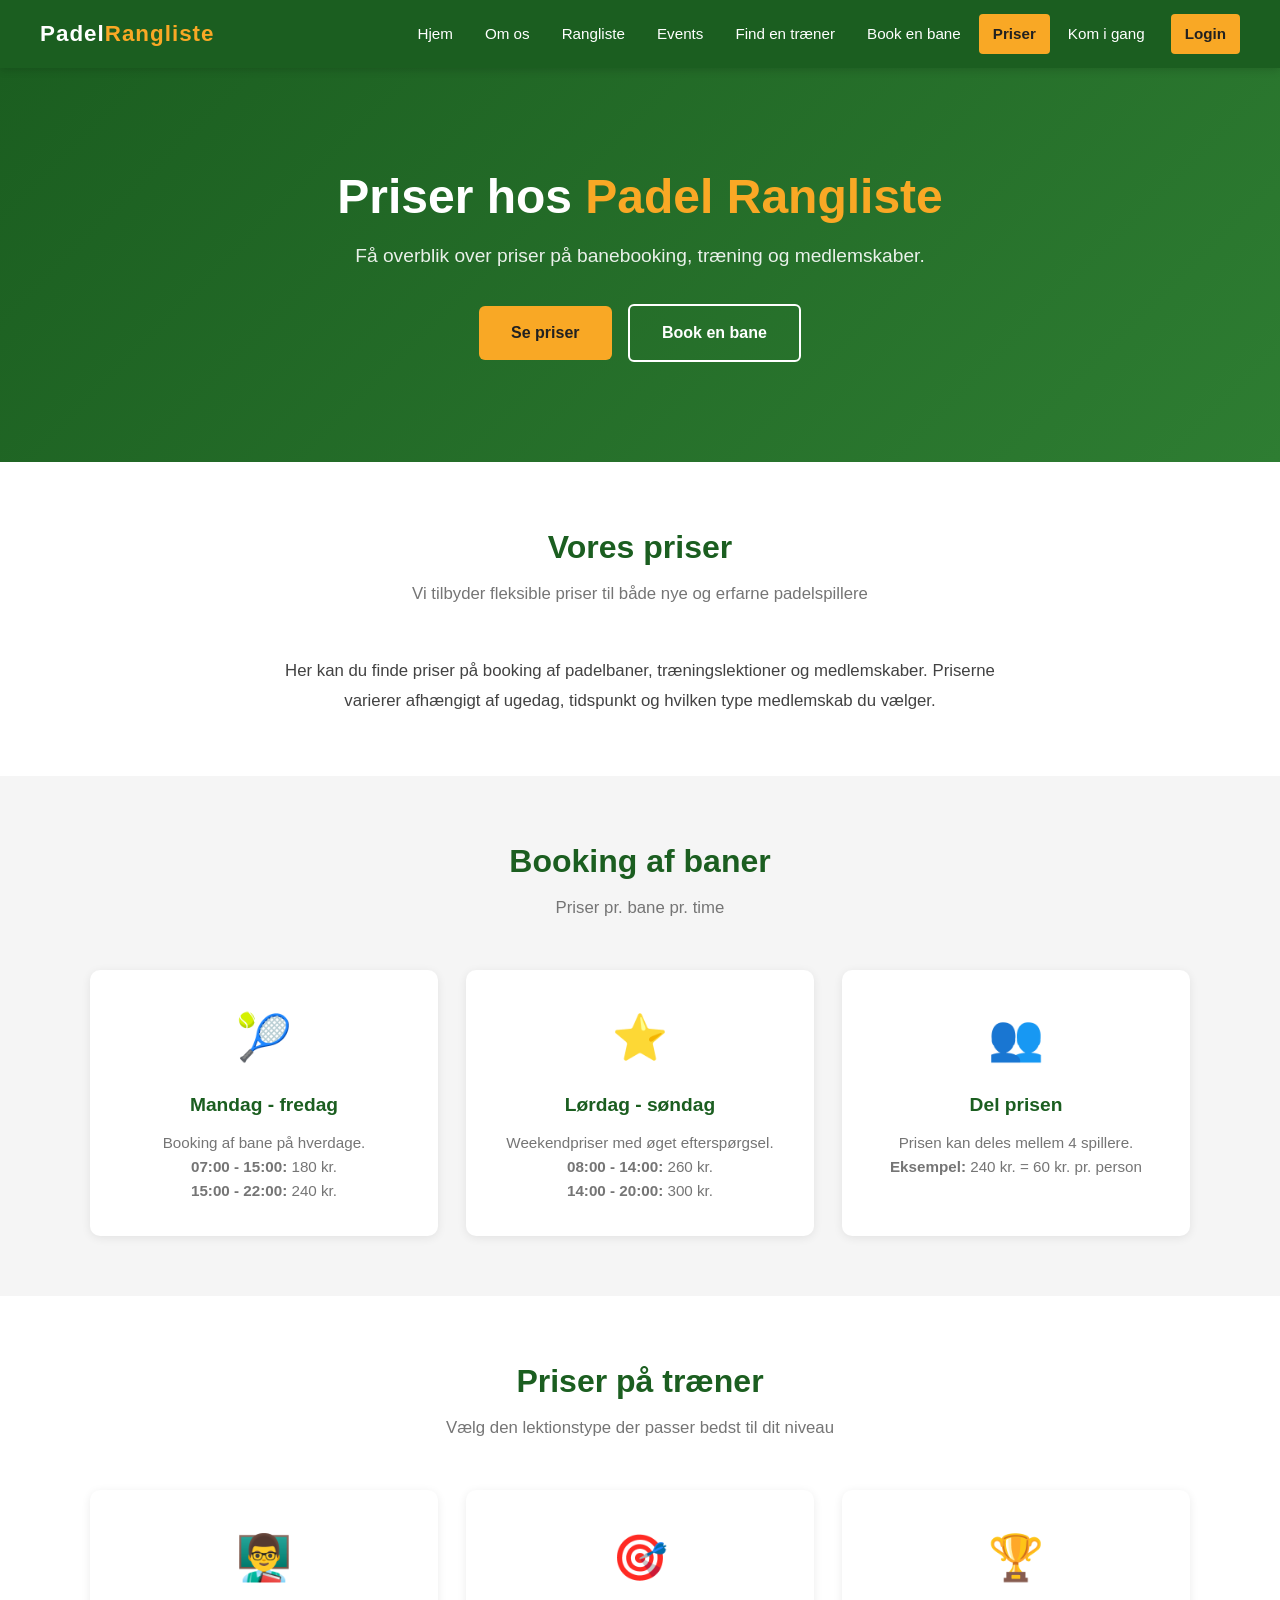
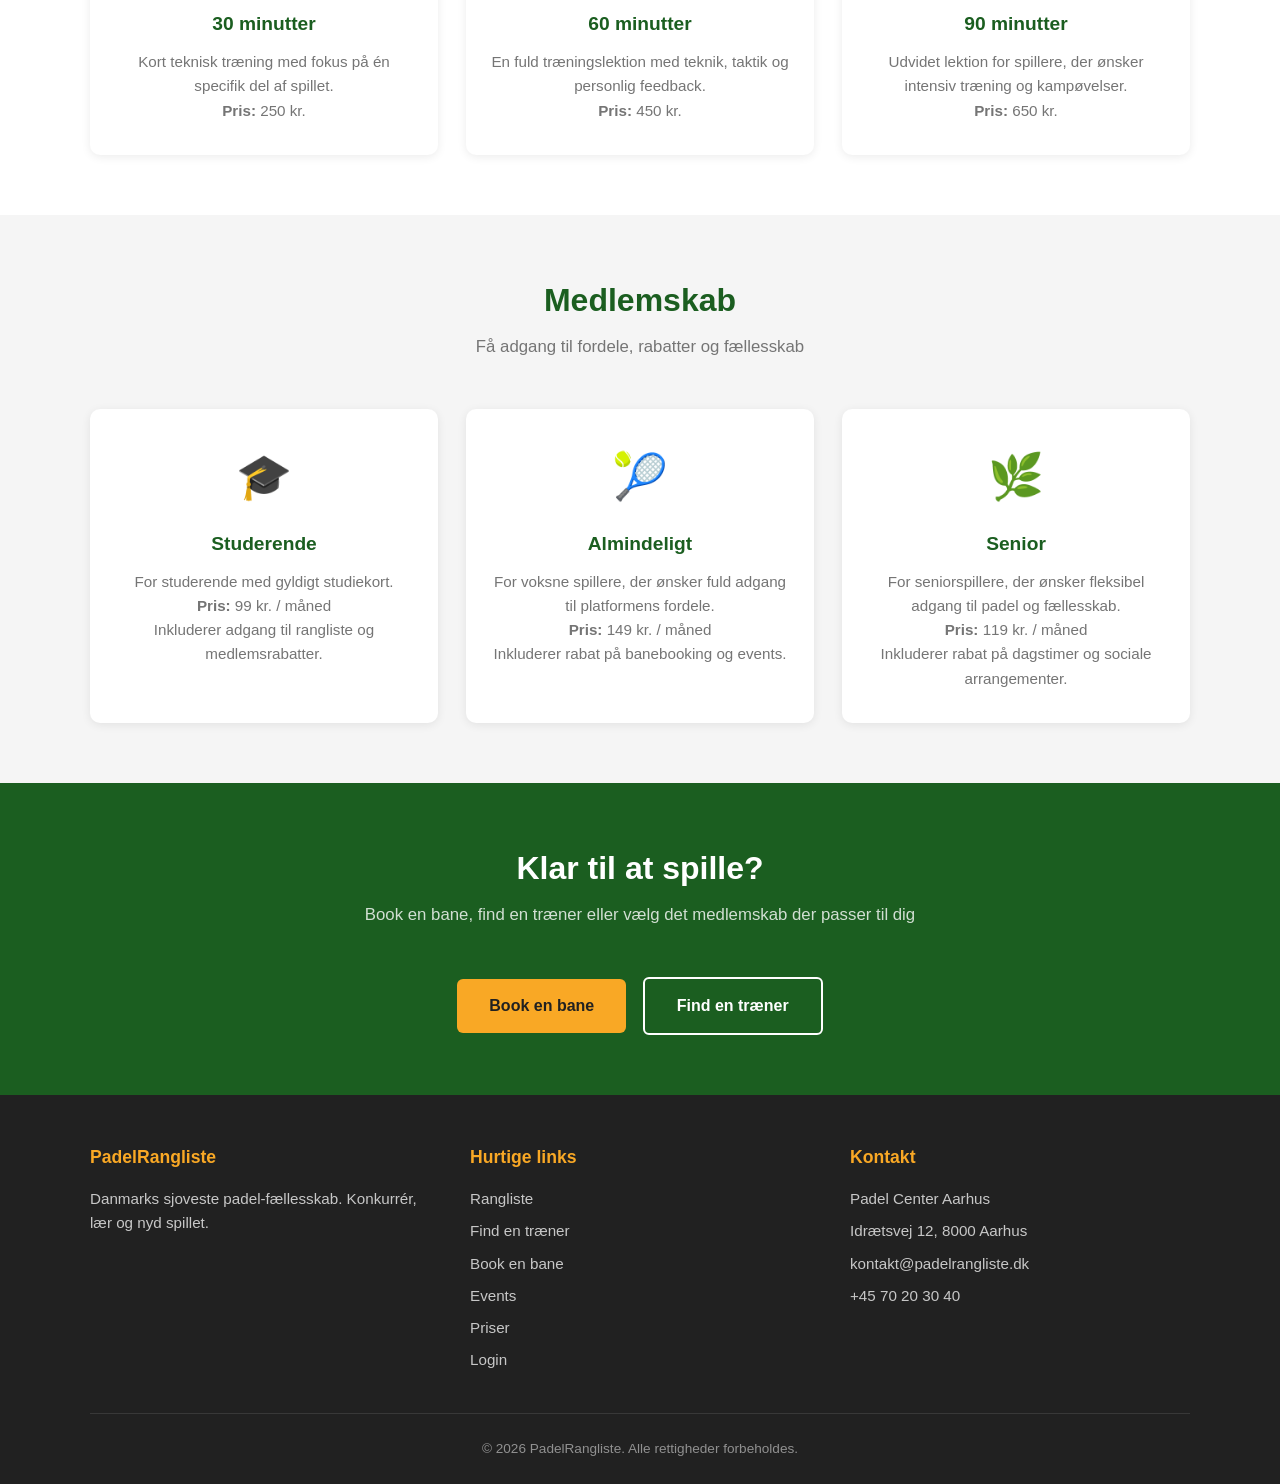
<file: Priser.html>
<!DOCTYPE html>
<html lang="da">
<head>
    <meta charset="UTF-8">
    <meta name="viewport" content="width=device-width, initial-scale=1.0">
    <title>Padel Rangliste - Priser</title>
    <link rel="stylesheet" href="style.css">
    <link rel="stylesheet" href="components.css">
</head>
<body>

    <!-- Navigation -->
    <nav>
        <a href="index.html" class="nav-logo">
            <span class="nav-logo-tekst">Padel<span>Rangliste</span></span>
        </a>
        <ul class="nav-links">
            <li><a href="index.html">Hjem</a></li>
            <li><a href="om.html">Om os</a></li>
            <li><a href="rangliste.html">Rangliste</a></li>
            <li><a href="events.html">Events</a></li>
            <li><a href="traener.html">Find en træner</a></li>
            <li><a href="booking.html">Book en bane</a></li>
            <li><a href="priser.html" class="aktiv">Priser</a></li>
            <li><a href="kom-i-gang.html">Kom i gang</a></li>
            <li><a href="login.html" class="login-knap">Login</a></li>
        </ul>
    </nav>

    <!-- Hero -->
    <section class="hero">
        <h1>Priser hos <span>Padel Rangliste</span></h1>
        <p>Få overblik over priser på banebooking, træning og medlemskaber.</p>
        <a href="#priser" class="knap knap-primær">Se priser</a>
        <a href="booking.html" class="knap knap-sekundær">Book en bane</a>
    </section>

    <!-- Intro -->
    <section class="sektion-hvid">
        <div class="indhold-max">
            <h2 class="sektion-titel">Vores priser</h2>
            <p class="sektion-undertitel">Vi tilbyder fleksible priser til både nye og erfarne padelspillere</p>

            <div style="max-width: 760px; margin: 0 auto; text-align: center;">
                <p style="font-size: 1.05rem; color: #424242; line-height: 1.8;">
                    Her kan du finde priser på booking af padelbaner, træningslektioner og medlemskaber.
                    Priserne varierer afhængigt af ugedag, tidspunkt og hvilken type medlemskab du vælger.
                </p>
            </div>
        </div>
    </section>

    <!-- Priser på baner -->
    <section class="sektion-graa" id="priser">
        <div class="indhold-max">
            <h2 class="sektion-titel">Booking af baner</h2>
            <p class="sektion-undertitel">Priser pr. bane pr. time</p>

            <div class="kort-grid">
                <div class="kort">
                    <div class="kort-ikon">🎾</div>
                    <h3>Mandag - fredag</h3>
                    <p>Booking af bane på hverdage.</p>
                    <p><strong>07:00 - 15:00:</strong> 180 kr.</p>
                    <p><strong>15:00 - 22:00:</strong> 240 kr.</p>
                </div>

                <div class="kort">
                    <div class="kort-ikon">⭐</div>
                    <h3>Lørdag - søndag</h3>
                    <p>Weekendpriser med øget efterspørgsel.</p>
                    <p><strong>08:00 - 14:00:</strong> 260 kr.</p>
                    <p><strong>14:00 - 20:00:</strong> 300 kr.</p>
                </div>

                <div class="kort">
                    <div class="kort-ikon">👥</div>
                    <h3>Del prisen</h3>
                    <p>Prisen kan deles mellem 4 spillere.</p>
                    <p><strong>Eksempel:</strong> 240 kr. = 60 kr. pr. person</p>
                </div>
            </div>
        </div>
    </section>

    <!-- Trænerpriser -->
    <section class="sektion-hvid">
        <div class="indhold-max">
            <h2 class="sektion-titel">Priser på træner</h2>
            <p class="sektion-undertitel">Vælg den lektionstype der passer bedst til dit niveau</p>

            <div class="kort-grid">
                <div class="kort">
                    <div class="kort-ikon">👨‍🏫</div>
                    <h3>30 minutter</h3>
                    <p>Kort teknisk træning med fokus på én specifik del af spillet.</p>
                    <p><strong>Pris:</strong> 250 kr.</p>
                </div>

                <div class="kort">
                    <div class="kort-ikon">🎯</div>
                    <h3>60 minutter</h3>
                    <p>En fuld træningslektion med teknik, taktik og personlig feedback.</p>
                    <p><strong>Pris:</strong> 450 kr.</p>
                </div>

                <div class="kort">
                    <div class="kort-ikon">🏆</div>
                    <h3>90 minutter</h3>
                    <p>Udvidet lektion for spillere, der ønsker intensiv træning og kampøvelser.</p>
                    <p><strong>Pris:</strong> 650 kr.</p>
                </div>
            </div>
        </div>
    </section>

    <!-- Medlemskaber -->
    <section class="sektion-graa">
        <div class="indhold-max">
            <h2 class="sektion-titel">Medlemskab</h2>
            <p class="sektion-undertitel">Få adgang til fordele, rabatter og fællesskab</p>

            <div class="kort-grid">
                <div class="kort">
                    <div class="kort-ikon">🎓</div>
                    <h3>Studerende</h3>
                    <p>For studerende med gyldigt studiekort.</p>
                    <p><strong>Pris:</strong> 99 kr. / måned</p>
                    <p>Inkluderer adgang til rangliste og medlemsrabatter.</p>
                </div>

                <div class="kort">
                    <div class="kort-ikon">🎾</div>
                    <h3>Almindeligt</h3>
                    <p>For voksne spillere, der ønsker fuld adgang til platformens fordele.</p>
                    <p><strong>Pris:</strong> 149 kr. / måned</p>
                    <p>Inkluderer rabat på banebooking og events.</p>
                </div>

                <div class="kort">
                    <div class="kort-ikon">🌿</div>
                    <h3>Senior</h3>
                    <p>For seniorspillere, der ønsker fleksibel adgang til padel og fællesskab.</p>
                    <p><strong>Pris:</strong> 119 kr. / måned</p>
                    <p>Inkluderer rabat på dagstimer og sociale arrangementer.</p>
                </div>
            </div>
        </div>
    </section>

    <!-- CTA -->
    <section class="sektion-groen">
        <div class="indhold-max" style="text-align: center;">
            <h2 class="sektion-titel">Klar til at spille?</h2>
            <p class="sektion-undertitel">Book en bane, find en træner eller vælg det medlemskab der passer til dig</p>
            <a href="booking.html" class="knap knap-primær">Book en bane</a>
            <a href="traener.html" class="knap knap-sekundær">Find en træner</a>
        </div>
    </section>

    <!-- Footer -->
    <footer>
        <div class="footer-indhold">
            <div class="footer-kolonne">
                <h3>PadelRangliste</h3>
                <p>Danmarks sjoveste padel-fællesskab. Konkurrér, lær og nyd spillet.</p>
            </div>
            <div class="footer-kolonne">
                <h3>Hurtige links</h3>
                <a href="rangliste.html">Rangliste</a>
                <a href="traener.html">Find en træner</a>
                <a href="booking.html">Book en bane</a>
                <a href="events.html">Events</a>
                <a href="priser.html">Priser</a>
                <a href="login.html">Login</a>
            </div>
            <div class="footer-kolonne">
                <h3>Kontakt</h3>
                <p>Padel Center Aarhus</p>
                <p>Idrætsvej 12, 8000 Aarhus</p>
                <p>kontakt@padelrangliste.dk</p>
                <p>+45 70 20 30 40</p>
            </div>
        </div>
        <div class="footer-bund">
            <p>&copy; 2026 PadelRangliste. Alle rettigheder forbeholdes.</p>
        </div>
    </footer>

</body>
</html>
</file>
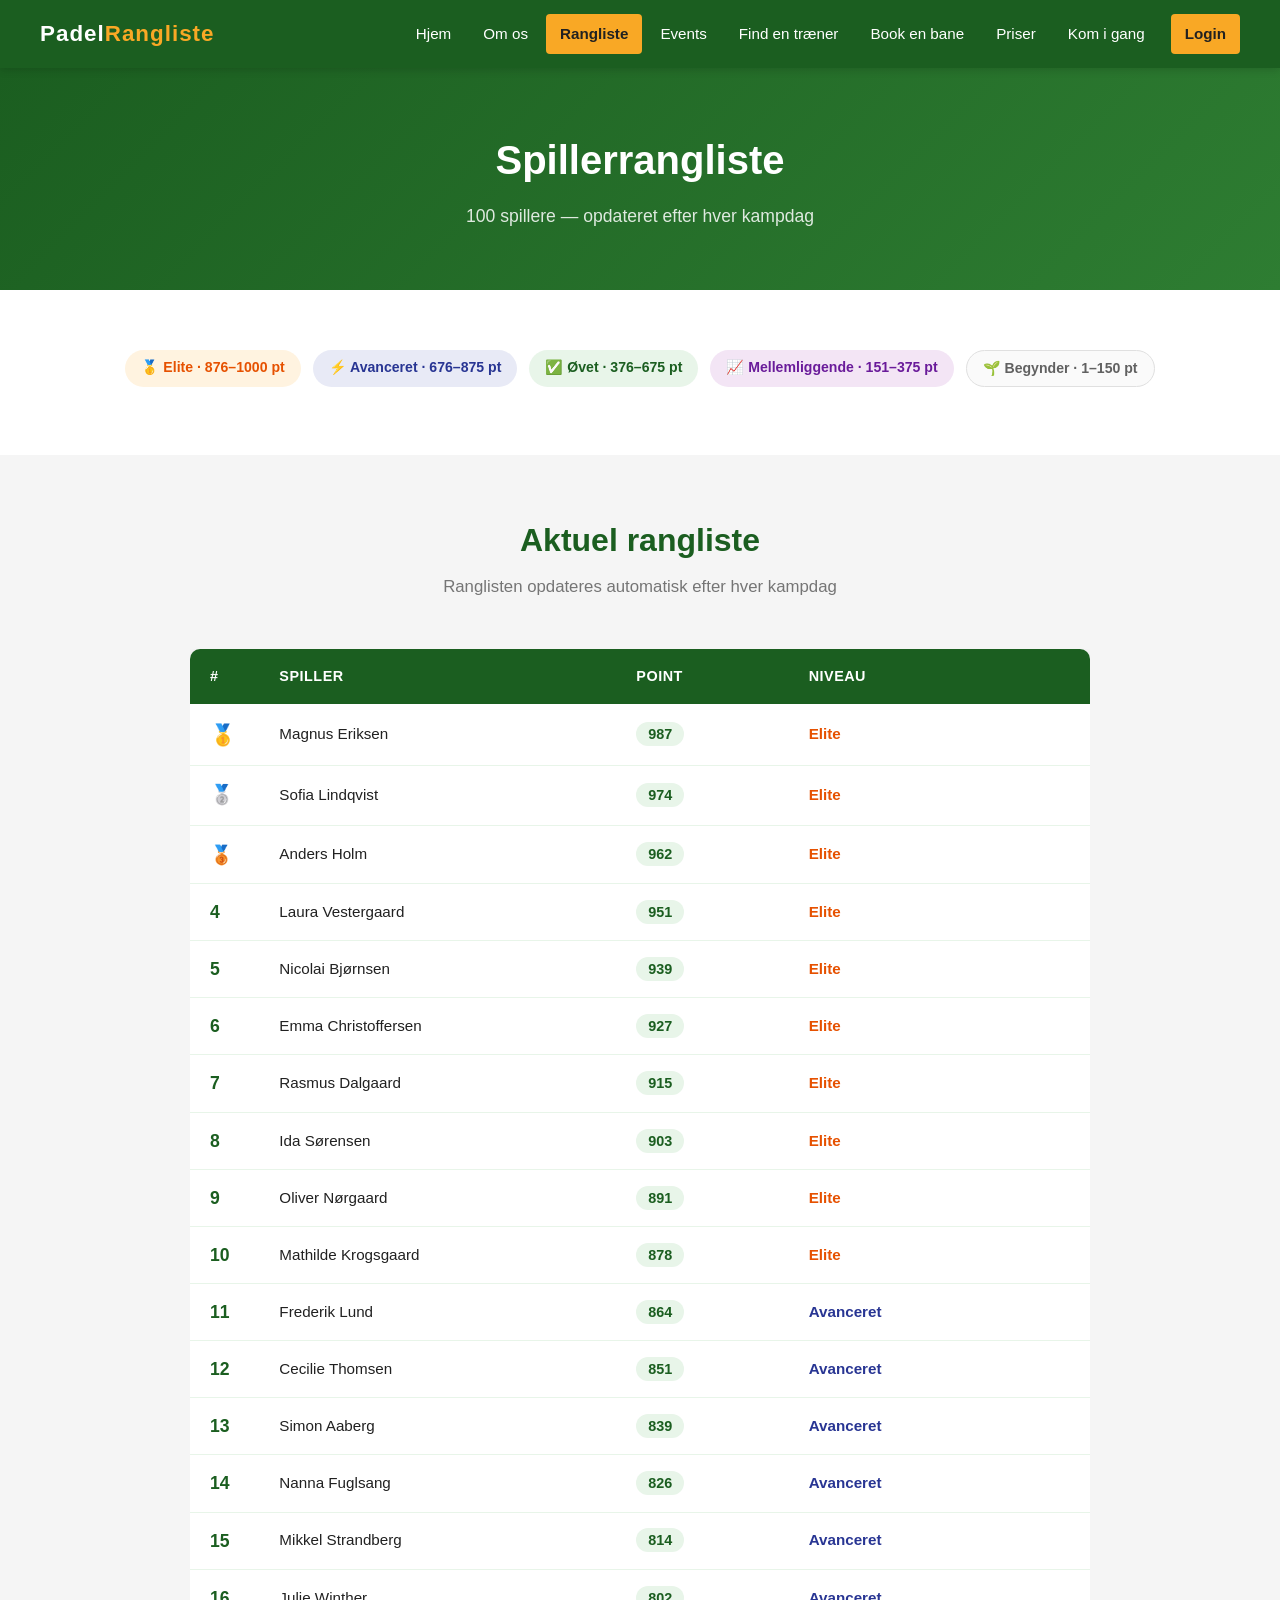
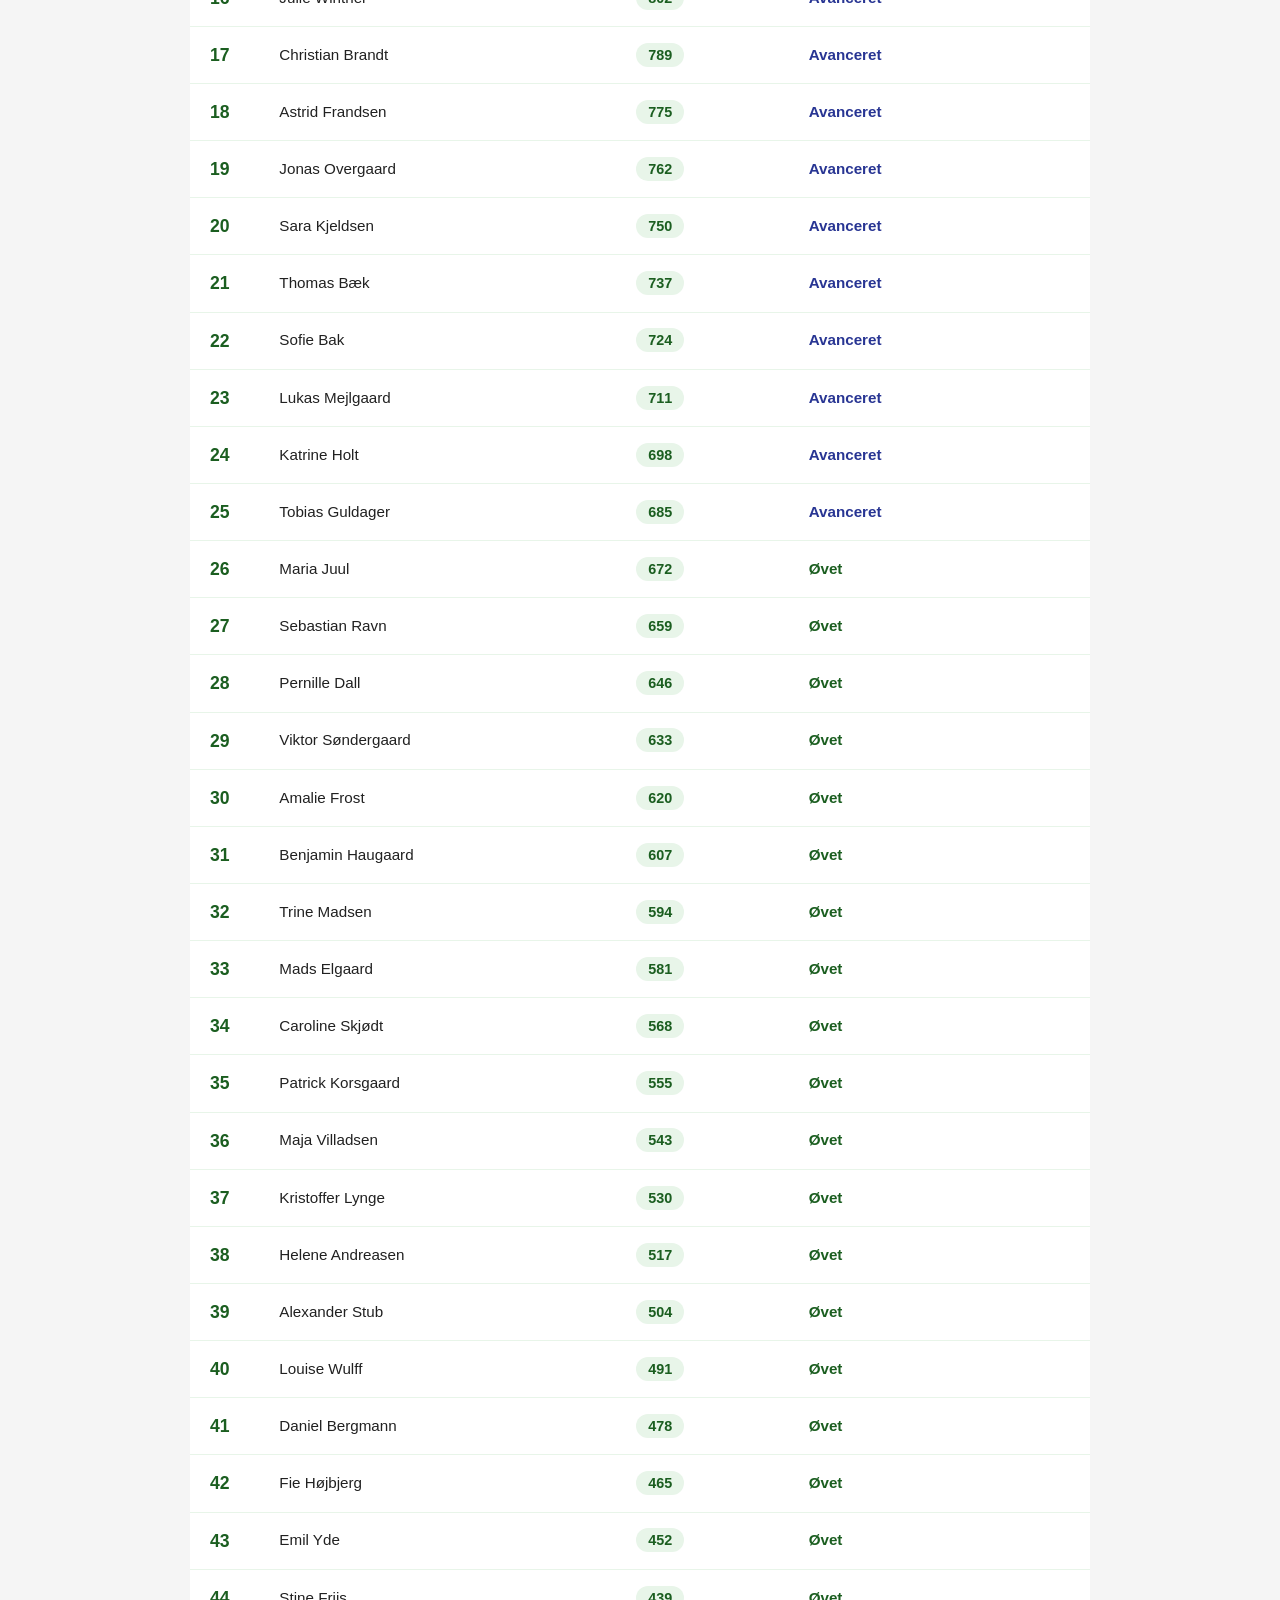
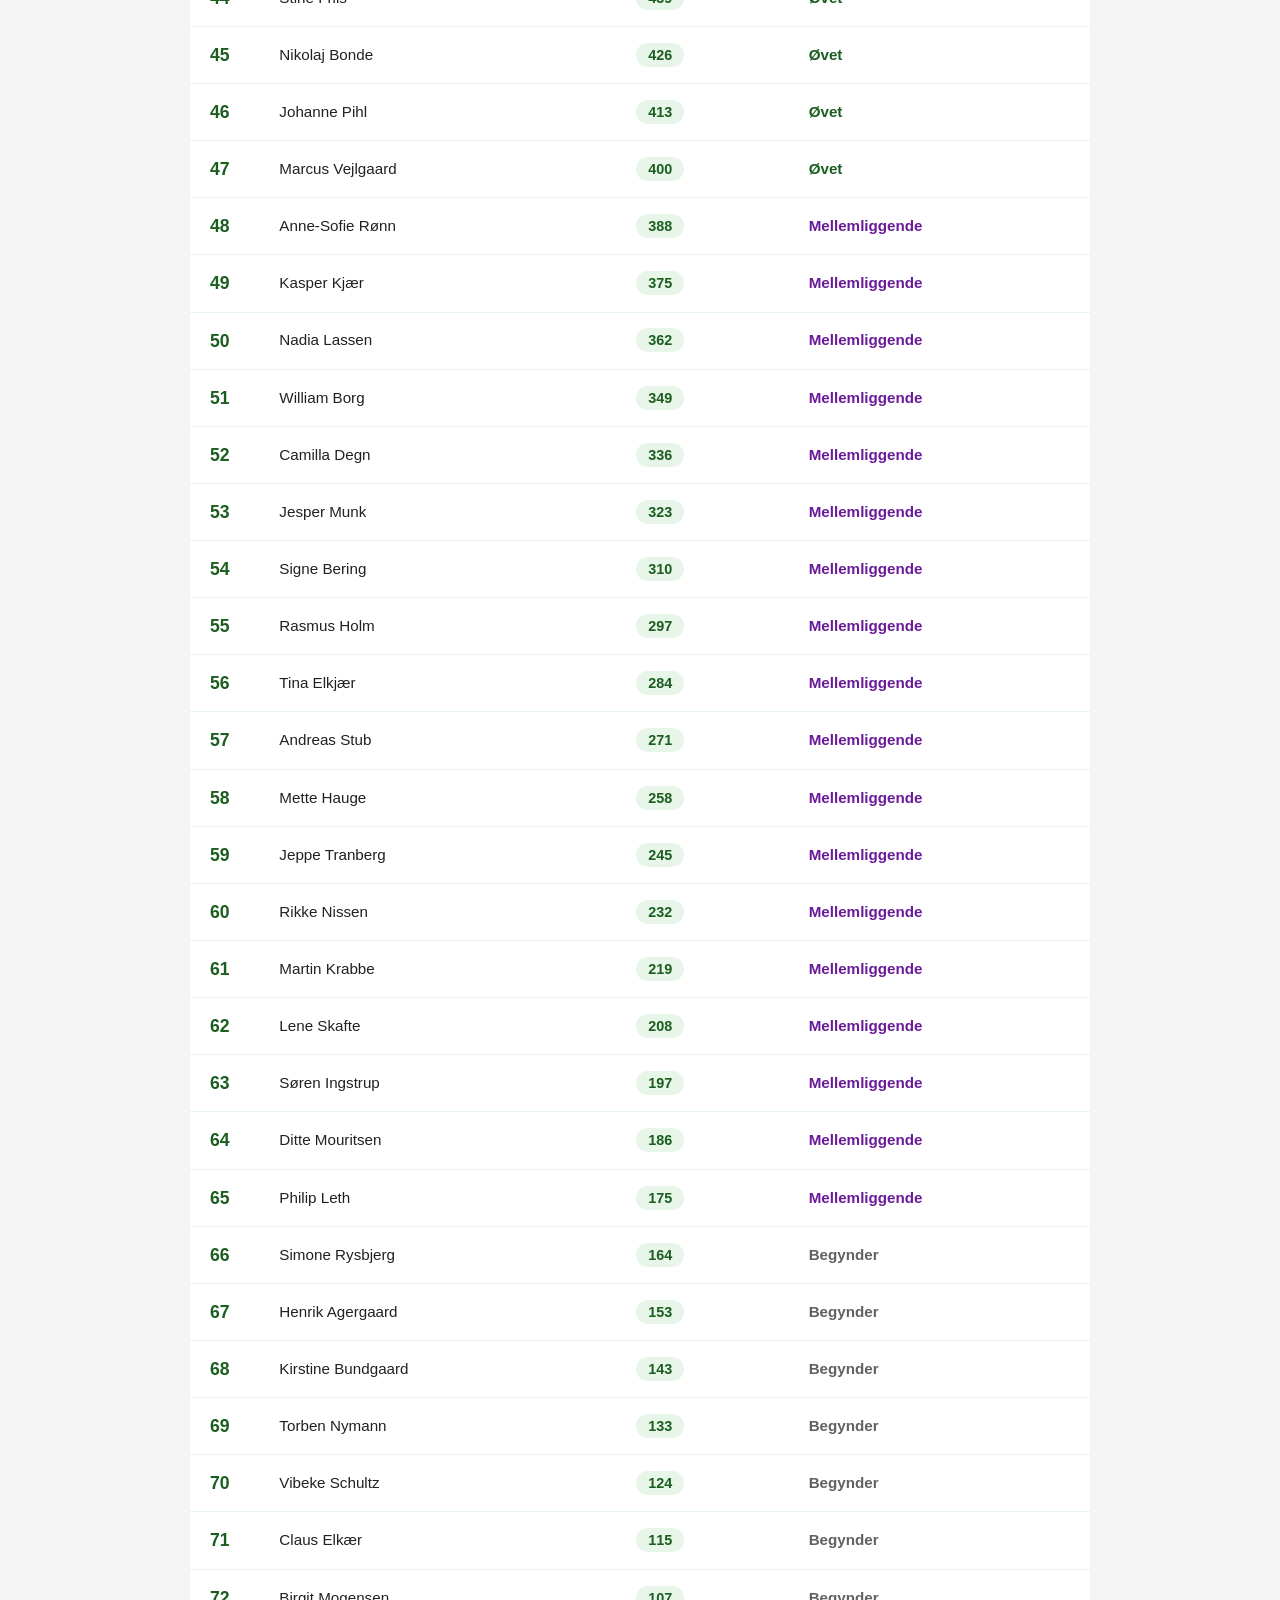
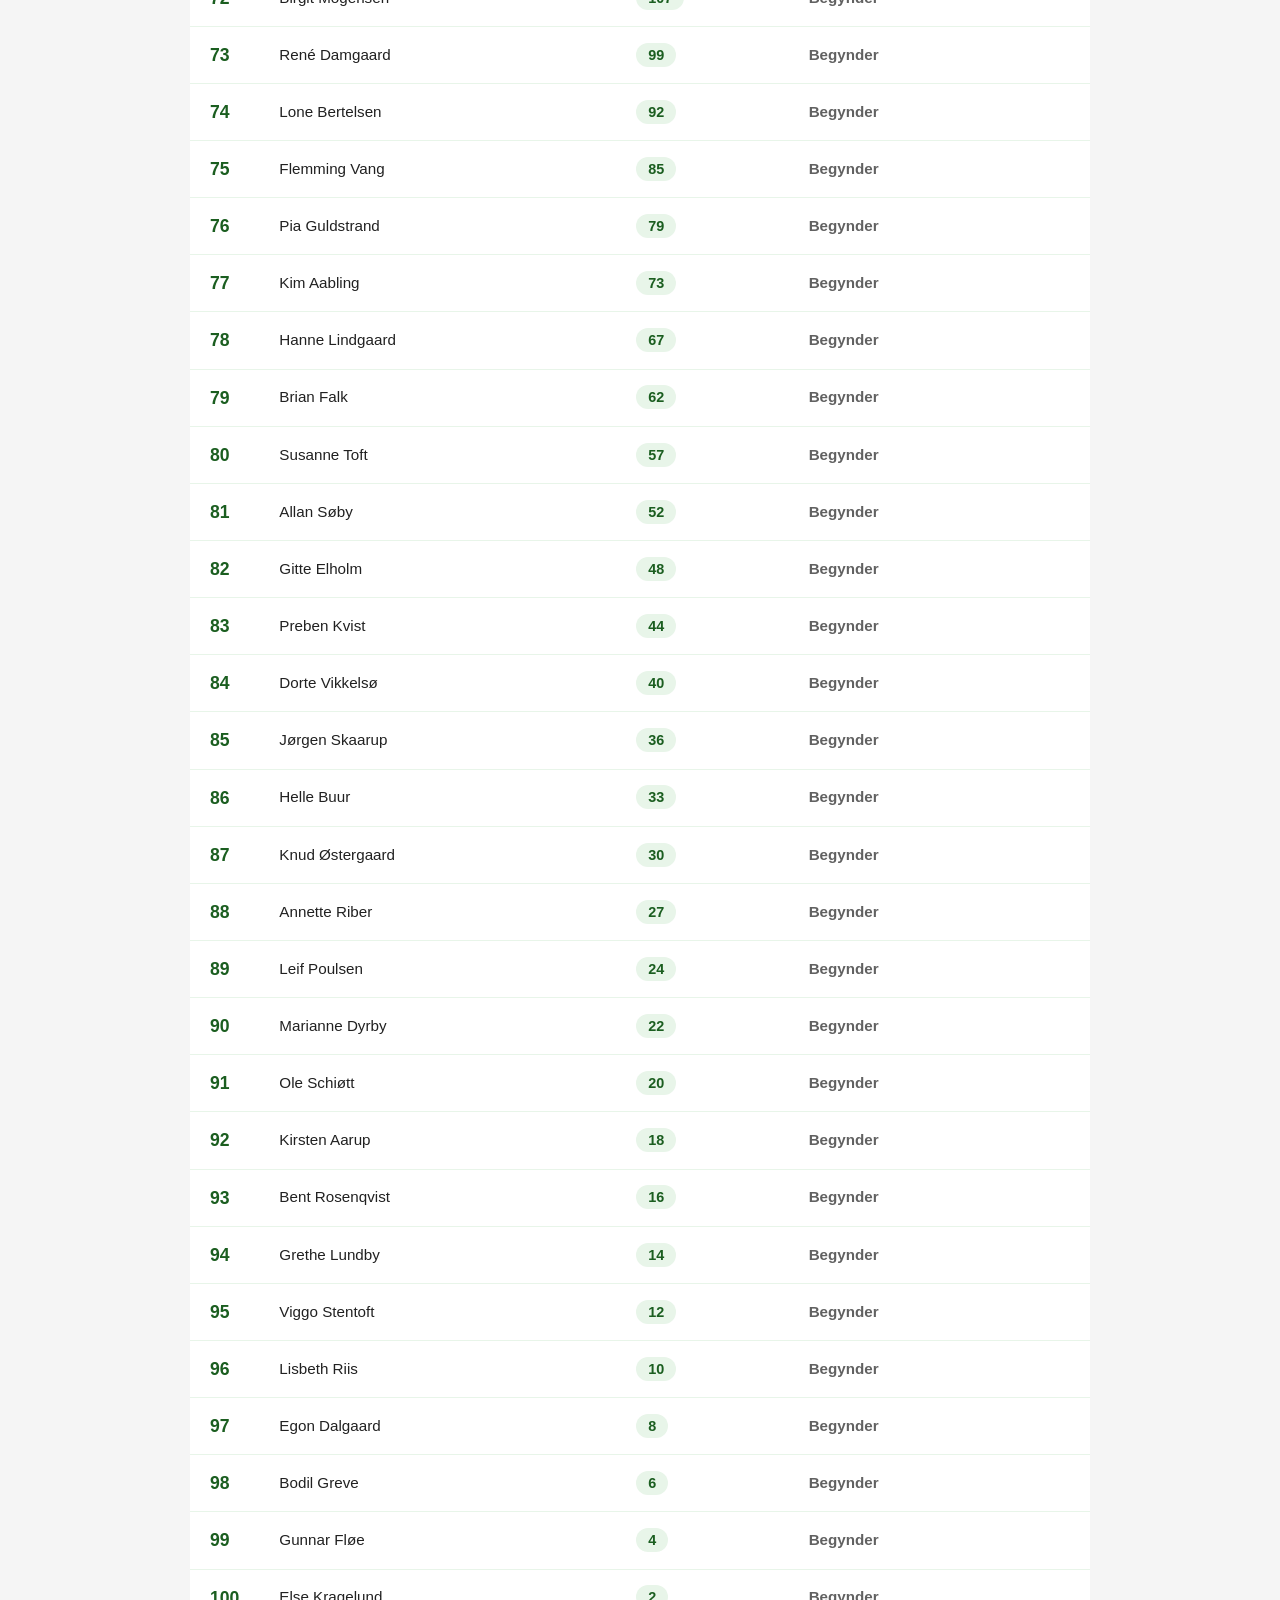
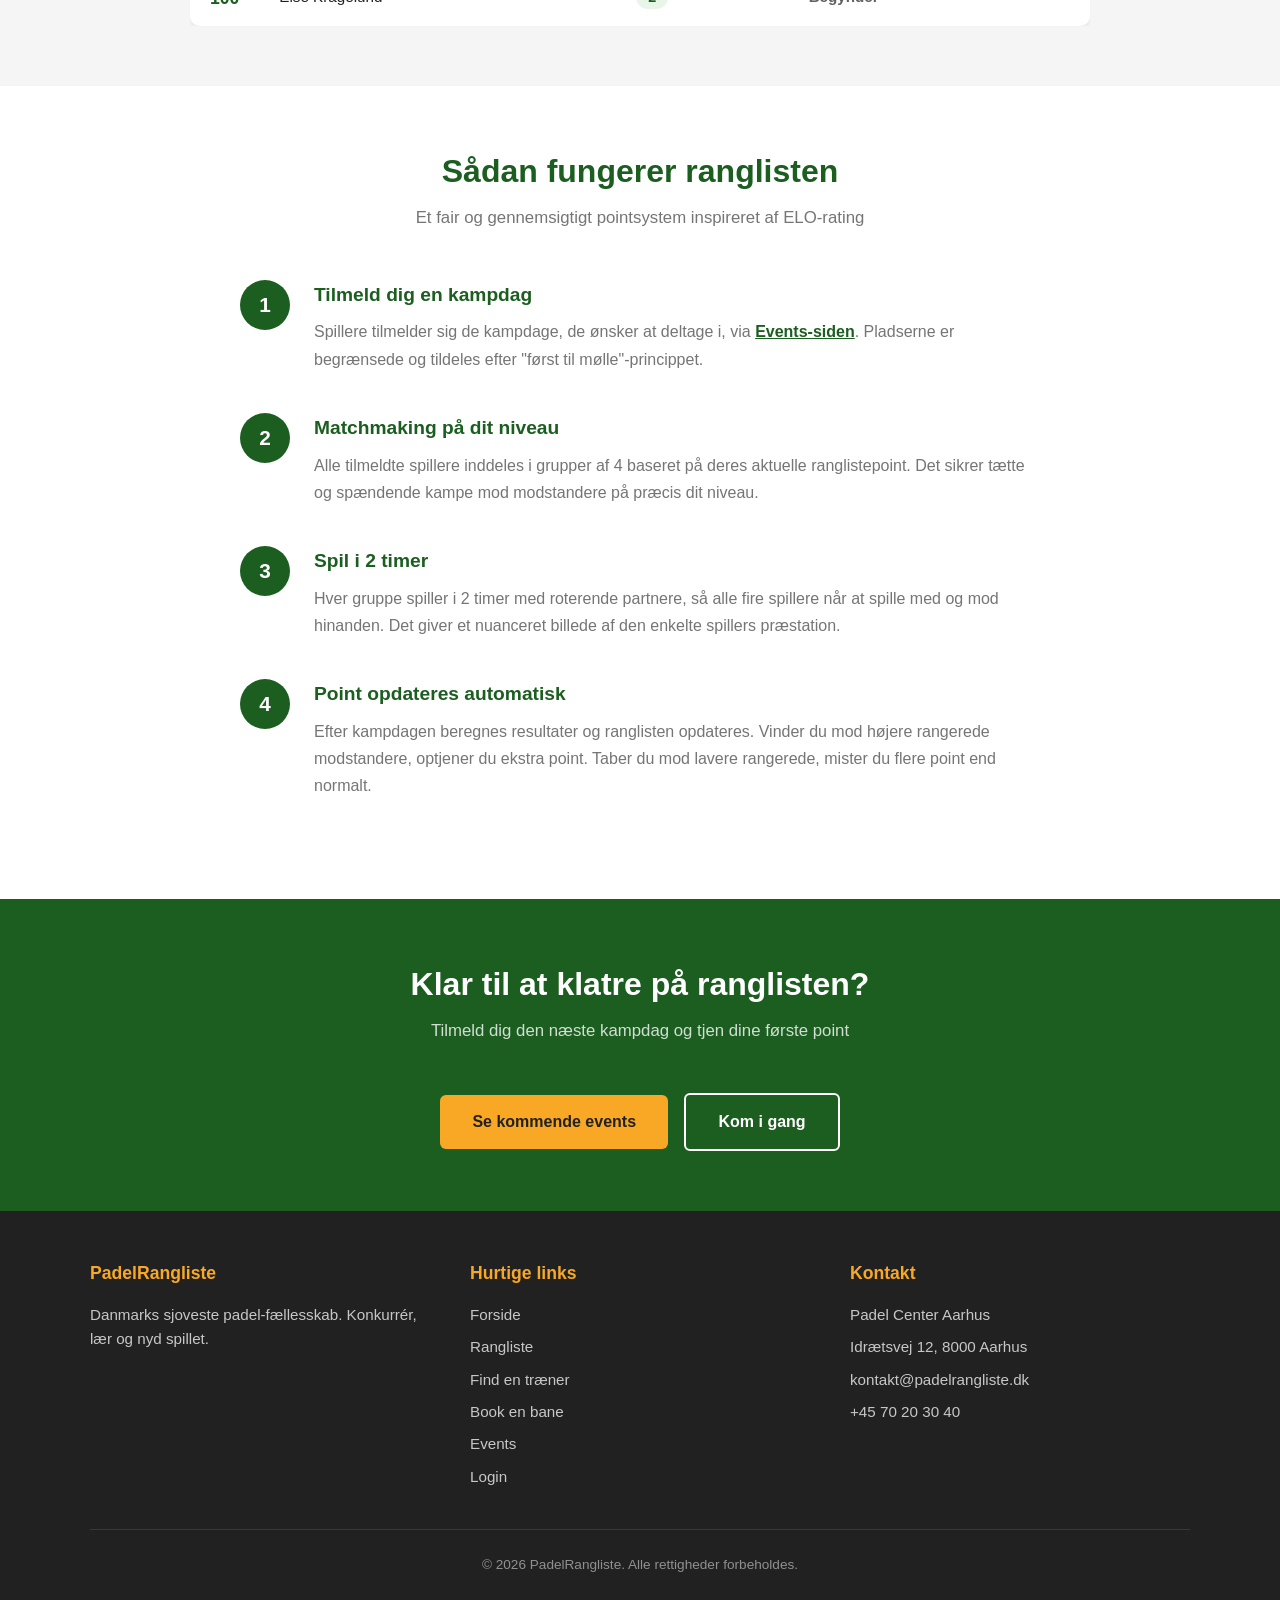
<file: rangliste.html>
<!DOCTYPE html>
<html lang="da">
<head>
    <meta charset="UTF-8">
    <meta name="viewport" content="width=device-width, initial-scale=1.0">
    <title>Padel Rangliste – Rangliste</title>
    <link rel="stylesheet" href="style.css">
    <link rel="stylesheet" href="components.css">
</head>
<body>

    <!-- Navigation -->
    <nav>
        <a href="index.html" class="nav-logo">
            <span class="nav-logo-tekst">Padel<span>Rangliste</span></span>
        </a>
        <ul class="nav-links">
            <li><a href="index.html">Hjem</a></li>
            <li><a href="om.html">Om os</a></li>
            <li><a href="rangliste.html" class="aktiv">Rangliste</a></li>
            <li><a href="events.html">Events</a></li>
            <li><a href="traener.html">Find en træner</a></li>
            <li><a href="booking.html">Book en bane</a></li>
            <li><a href="priser.html">Priser</a></li>
            <li><a href="kom-i-gang.html">Kom i gang</a></li>
            <li><a href="login.html" class="login-knap">Login</a></li>
        </ul>
    </nav>

    <!-- Side-hero -->
    <div class="side-hero">
        <h1>Spillerrangliste</h1>
        <p>100 spillere — opdateret efter hver kampdag</p>
    </div>

    <!-- Niveauforklaring -->
    <section class="sektion-hvid">
        <div class="indhold-max">
            <div style="display: flex; justify-content: center; flex-wrap: wrap; gap: 12px; margin-bottom: 8px;">
                <span style="background:#fff3e0; color:#e65100; padding:6px 16px; border-radius:20px; font-size:0.88rem; font-weight:600;">🥇 Elite · 876–1000 pt</span>
                <span style="background:#e8eaf6; color:#283593; padding:6px 16px; border-radius:20px; font-size:0.88rem; font-weight:600;">⚡ Avanceret · 676–875 pt</span>
                <span style="background:#e8f5e9; color:#1B5E20; padding:6px 16px; border-radius:20px; font-size:0.88rem; font-weight:600;">✅ Øvet · 376–675 pt</span>
                <span style="background:#f3e5f5; color:#6a1b9a; padding:6px 16px; border-radius:20px; font-size:0.88rem; font-weight:600;">📈 Mellemliggende · 151–375 pt</span>
                <span style="background:#fafafa; color:#616161; padding:6px 16px; border-radius:20px; font-size:0.88rem; font-weight:600; border:1px solid #e0e0e0;">🌱 Begynder · 1–150 pt</span>
            </div>
        </div>
    </section>

    <!-- Rangliste-tabel -->
    <section class="sektion-graa">
        <div class="indhold-max">
            <h2 class="sektion-titel">Aktuel rangliste</h2>
            <p class="sektion-undertitel">Ranglisten opdateres automatisk efter hver kampdag</p>

            <div class="tabel-wrapper">
                <table>
                    <thead>
                        <tr>
                            <th>#</th>
                            <th>Spiller</th>
                            <th>Point</th>
                            <th>Niveau</th>
                        </tr>
                    </thead>
                    <tbody>
                        <tr>
                            <td class="placering top-1">🥇</td>
                            <td>Magnus Eriksen</td>
                            <td><span class="point-badge">987</span></td>
                            <td><span style="color:#e65100; font-weight:600;">Elite</span></td>
                        </tr>
                        <tr>
                            <td class="placering top-2">🥈</td>
                            <td>Sofia Lindqvist</td>
                            <td><span class="point-badge">974</span></td>
                            <td><span style="color:#e65100; font-weight:600;">Elite</span></td>
                        </tr>
                        <tr>
                            <td class="placering top-3">🥉</td>
                            <td>Anders Holm</td>
                            <td><span class="point-badge">962</span></td>
                            <td><span style="color:#e65100; font-weight:600;">Elite</span></td>
                        </tr>
                        <tr><td class="placering">4</td><td>Laura Vestergaard</td><td><span class="point-badge">951</span></td><td><span style="color:#e65100; font-weight:600;">Elite</span></td></tr>
                        <tr><td class="placering">5</td><td>Nicolai Bjørnsen</td><td><span class="point-badge">939</span></td><td><span style="color:#e65100; font-weight:600;">Elite</span></td></tr>
                        <tr><td class="placering">6</td><td>Emma Christoffersen</td><td><span class="point-badge">927</span></td><td><span style="color:#e65100; font-weight:600;">Elite</span></td></tr>
                        <tr><td class="placering">7</td><td>Rasmus Dalgaard</td><td><span class="point-badge">915</span></td><td><span style="color:#e65100; font-weight:600;">Elite</span></td></tr>
                        <tr><td class="placering">8</td><td>Ida Sørensen</td><td><span class="point-badge">903</span></td><td><span style="color:#e65100; font-weight:600;">Elite</span></td></tr>
                        <tr><td class="placering">9</td><td>Oliver Nørgaard</td><td><span class="point-badge">891</span></td><td><span style="color:#e65100; font-weight:600;">Elite</span></td></tr>
                        <tr><td class="placering">10</td><td>Mathilde Krogsgaard</td><td><span class="point-badge">878</span></td><td><span style="color:#e65100; font-weight:600;">Elite</span></td></tr>
                        <tr><td class="placering">11</td><td>Frederik Lund</td><td><span class="point-badge">864</span></td><td><span style="color:#283593; font-weight:600;">Avanceret</span></td></tr>
                        <tr><td class="placering">12</td><td>Cecilie Thomsen</td><td><span class="point-badge">851</span></td><td><span style="color:#283593; font-weight:600;">Avanceret</span></td></tr>
                        <tr><td class="placering">13</td><td>Simon Aaberg</td><td><span class="point-badge">839</span></td><td><span style="color:#283593; font-weight:600;">Avanceret</span></td></tr>
                        <tr><td class="placering">14</td><td>Nanna Fuglsang</td><td><span class="point-badge">826</span></td><td><span style="color:#283593; font-weight:600;">Avanceret</span></td></tr>
                        <tr><td class="placering">15</td><td>Mikkel Strandberg</td><td><span class="point-badge">814</span></td><td><span style="color:#283593; font-weight:600;">Avanceret</span></td></tr>
                        <tr><td class="placering">16</td><td>Julie Winther</td><td><span class="point-badge">802</span></td><td><span style="color:#283593; font-weight:600;">Avanceret</span></td></tr>
                        <tr><td class="placering">17</td><td>Christian Brandt</td><td><span class="point-badge">789</span></td><td><span style="color:#283593; font-weight:600;">Avanceret</span></td></tr>
                        <tr><td class="placering">18</td><td>Astrid Frandsen</td><td><span class="point-badge">775</span></td><td><span style="color:#283593; font-weight:600;">Avanceret</span></td></tr>
                        <tr><td class="placering">19</td><td>Jonas Overgaard</td><td><span class="point-badge">762</span></td><td><span style="color:#283593; font-weight:600;">Avanceret</span></td></tr>
                        <tr><td class="placering">20</td><td>Sara Kjeldsen</td><td><span class="point-badge">750</span></td><td><span style="color:#283593; font-weight:600;">Avanceret</span></td></tr>
                        <tr><td class="placering">21</td><td>Thomas Bæk</td><td><span class="point-badge">737</span></td><td><span style="color:#283593; font-weight:600;">Avanceret</span></td></tr>
                        <tr><td class="placering">22</td><td>Sofie Bak</td><td><span class="point-badge">724</span></td><td><span style="color:#283593; font-weight:600;">Avanceret</span></td></tr>
                        <tr><td class="placering">23</td><td>Lukas Mejlgaard</td><td><span class="point-badge">711</span></td><td><span style="color:#283593; font-weight:600;">Avanceret</span></td></tr>
                        <tr><td class="placering">24</td><td>Katrine Holt</td><td><span class="point-badge">698</span></td><td><span style="color:#283593; font-weight:600;">Avanceret</span></td></tr>
                        <tr><td class="placering">25</td><td>Tobias Guldager</td><td><span class="point-badge">685</span></td><td><span style="color:#283593; font-weight:600;">Avanceret</span></td></tr>
                        <tr><td class="placering">26</td><td>Maria Juul</td><td><span class="point-badge">672</span></td><td><span style="color:#1B5E20; font-weight:600;">Øvet</span></td></tr>
                        <tr><td class="placering">27</td><td>Sebastian Ravn</td><td><span class="point-badge">659</span></td><td><span style="color:#1B5E20; font-weight:600;">Øvet</span></td></tr>
                        <tr><td class="placering">28</td><td>Pernille Dall</td><td><span class="point-badge">646</span></td><td><span style="color:#1B5E20; font-weight:600;">Øvet</span></td></tr>
                        <tr><td class="placering">29</td><td>Viktor Søndergaard</td><td><span class="point-badge">633</span></td><td><span style="color:#1B5E20; font-weight:600;">Øvet</span></td></tr>
                        <tr><td class="placering">30</td><td>Amalie Frost</td><td><span class="point-badge">620</span></td><td><span style="color:#1B5E20; font-weight:600;">Øvet</span></td></tr>
                        <tr><td class="placering">31</td><td>Benjamin Haugaard</td><td><span class="point-badge">607</span></td><td><span style="color:#1B5E20; font-weight:600;">Øvet</span></td></tr>
                        <tr><td class="placering">32</td><td>Trine Madsen</td><td><span class="point-badge">594</span></td><td><span style="color:#1B5E20; font-weight:600;">Øvet</span></td></tr>
                        <tr><td class="placering">33</td><td>Mads Elgaard</td><td><span class="point-badge">581</span></td><td><span style="color:#1B5E20; font-weight:600;">Øvet</span></td></tr>
                        <tr><td class="placering">34</td><td>Caroline Skjødt</td><td><span class="point-badge">568</span></td><td><span style="color:#1B5E20; font-weight:600;">Øvet</span></td></tr>
                        <tr><td class="placering">35</td><td>Patrick Korsgaard</td><td><span class="point-badge">555</span></td><td><span style="color:#1B5E20; font-weight:600;">Øvet</span></td></tr>
                        <tr><td class="placering">36</td><td>Maja Villadsen</td><td><span class="point-badge">543</span></td><td><span style="color:#1B5E20; font-weight:600;">Øvet</span></td></tr>
                        <tr><td class="placering">37</td><td>Kristoffer Lynge</td><td><span class="point-badge">530</span></td><td><span style="color:#1B5E20; font-weight:600;">Øvet</span></td></tr>
                        <tr><td class="placering">38</td><td>Helene Andreasen</td><td><span class="point-badge">517</span></td><td><span style="color:#1B5E20; font-weight:600;">Øvet</span></td></tr>
                        <tr><td class="placering">39</td><td>Alexander Stub</td><td><span class="point-badge">504</span></td><td><span style="color:#1B5E20; font-weight:600;">Øvet</span></td></tr>
                        <tr><td class="placering">40</td><td>Louise Wulff</td><td><span class="point-badge">491</span></td><td><span style="color:#1B5E20; font-weight:600;">Øvet</span></td></tr>
                        <tr><td class="placering">41</td><td>Daniel Bergmann</td><td><span class="point-badge">478</span></td><td><span style="color:#1B5E20; font-weight:600;">Øvet</span></td></tr>
                        <tr><td class="placering">42</td><td>Fie Højbjerg</td><td><span class="point-badge">465</span></td><td><span style="color:#1B5E20; font-weight:600;">Øvet</span></td></tr>
                        <tr><td class="placering">43</td><td>Emil Yde</td><td><span class="point-badge">452</span></td><td><span style="color:#1B5E20; font-weight:600;">Øvet</span></td></tr>
                        <tr><td class="placering">44</td><td>Stine Friis</td><td><span class="point-badge">439</span></td><td><span style="color:#1B5E20; font-weight:600;">Øvet</span></td></tr>
                        <tr><td class="placering">45</td><td>Nikolaj Bonde</td><td><span class="point-badge">426</span></td><td><span style="color:#1B5E20; font-weight:600;">Øvet</span></td></tr>
                        <tr><td class="placering">46</td><td>Johanne Pihl</td><td><span class="point-badge">413</span></td><td><span style="color:#1B5E20; font-weight:600;">Øvet</span></td></tr>
                        <tr><td class="placering">47</td><td>Marcus Vejlgaard</td><td><span class="point-badge">400</span></td><td><span style="color:#1B5E20; font-weight:600;">Øvet</span></td></tr>
                        <tr><td class="placering">48</td><td>Anne-Sofie Rønn</td><td><span class="point-badge">388</span></td><td><span style="color:#6a1b9a; font-weight:600;">Mellemliggende</span></td></tr>
                        <tr><td class="placering">49</td><td>Kasper Kjær</td><td><span class="point-badge">375</span></td><td><span style="color:#6a1b9a; font-weight:600;">Mellemliggende</span></td></tr>
                        <tr><td class="placering">50</td><td>Nadia Lassen</td><td><span class="point-badge">362</span></td><td><span style="color:#6a1b9a; font-weight:600;">Mellemliggende</span></td></tr>
                        <tr><td class="placering">51</td><td>William Borg</td><td><span class="point-badge">349</span></td><td><span style="color:#6a1b9a; font-weight:600;">Mellemliggende</span></td></tr>
                        <tr><td class="placering">52</td><td>Camilla Degn</td><td><span class="point-badge">336</span></td><td><span style="color:#6a1b9a; font-weight:600;">Mellemliggende</span></td></tr>
                        <tr><td class="placering">53</td><td>Jesper Munk</td><td><span class="point-badge">323</span></td><td><span style="color:#6a1b9a; font-weight:600;">Mellemliggende</span></td></tr>
                        <tr><td class="placering">54</td><td>Signe Bering</td><td><span class="point-badge">310</span></td><td><span style="color:#6a1b9a; font-weight:600;">Mellemliggende</span></td></tr>
                        <tr><td class="placering">55</td><td>Rasmus Holm</td><td><span class="point-badge">297</span></td><td><span style="color:#6a1b9a; font-weight:600;">Mellemliggende</span></td></tr>
                        <tr><td class="placering">56</td><td>Tina Elkjær</td><td><span class="point-badge">284</span></td><td><span style="color:#6a1b9a; font-weight:600;">Mellemliggende</span></td></tr>
                        <tr><td class="placering">57</td><td>Andreas Stub</td><td><span class="point-badge">271</span></td><td><span style="color:#6a1b9a; font-weight:600;">Mellemliggende</span></td></tr>
                        <tr><td class="placering">58</td><td>Mette Hauge</td><td><span class="point-badge">258</span></td><td><span style="color:#6a1b9a; font-weight:600;">Mellemliggende</span></td></tr>
                        <tr><td class="placering">59</td><td>Jeppe Tranberg</td><td><span class="point-badge">245</span></td><td><span style="color:#6a1b9a; font-weight:600;">Mellemliggende</span></td></tr>
                        <tr><td class="placering">60</td><td>Rikke Nissen</td><td><span class="point-badge">232</span></td><td><span style="color:#6a1b9a; font-weight:600;">Mellemliggende</span></td></tr>
                        <tr><td class="placering">61</td><td>Martin Krabbe</td><td><span class="point-badge">219</span></td><td><span style="color:#6a1b9a; font-weight:600;">Mellemliggende</span></td></tr>
                        <tr><td class="placering">62</td><td>Lene Skafte</td><td><span class="point-badge">208</span></td><td><span style="color:#6a1b9a; font-weight:600;">Mellemliggende</span></td></tr>
                        <tr><td class="placering">63</td><td>Søren Ingstrup</td><td><span class="point-badge">197</span></td><td><span style="color:#6a1b9a; font-weight:600;">Mellemliggende</span></td></tr>
                        <tr><td class="placering">64</td><td>Ditte Mouritsen</td><td><span class="point-badge">186</span></td><td><span style="color:#6a1b9a; font-weight:600;">Mellemliggende</span></td></tr>
                        <tr><td class="placering">65</td><td>Philip Leth</td><td><span class="point-badge">175</span></td><td><span style="color:#6a1b9a; font-weight:600;">Mellemliggende</span></td></tr>
                        <tr><td class="placering">66</td><td>Simone Rysbjerg</td><td><span class="point-badge">164</span></td><td><span style="color:#616161; font-weight:600;">Begynder</span></td></tr>
                        <tr><td class="placering">67</td><td>Henrik Agergaard</td><td><span class="point-badge">153</span></td><td><span style="color:#616161; font-weight:600;">Begynder</span></td></tr>
                        <tr><td class="placering">68</td><td>Kirstine Bundgaard</td><td><span class="point-badge">143</span></td><td><span style="color:#616161; font-weight:600;">Begynder</span></td></tr>
                        <tr><td class="placering">69</td><td>Torben Nymann</td><td><span class="point-badge">133</span></td><td><span style="color:#616161; font-weight:600;">Begynder</span></td></tr>
                        <tr><td class="placering">70</td><td>Vibeke Schultz</td><td><span class="point-badge">124</span></td><td><span style="color:#616161; font-weight:600;">Begynder</span></td></tr>
                        <tr><td class="placering">71</td><td>Claus Elkær</td><td><span class="point-badge">115</span></td><td><span style="color:#616161; font-weight:600;">Begynder</span></td></tr>
                        <tr><td class="placering">72</td><td>Birgit Mogensen</td><td><span class="point-badge">107</span></td><td><span style="color:#616161; font-weight:600;">Begynder</span></td></tr>
                        <tr><td class="placering">73</td><td>René Damgaard</td><td><span class="point-badge">99</span></td><td><span style="color:#616161; font-weight:600;">Begynder</span></td></tr>
                        <tr><td class="placering">74</td><td>Lone Bertelsen</td><td><span class="point-badge">92</span></td><td><span style="color:#616161; font-weight:600;">Begynder</span></td></tr>
                        <tr><td class="placering">75</td><td>Flemming Vang</td><td><span class="point-badge">85</span></td><td><span style="color:#616161; font-weight:600;">Begynder</span></td></tr>
                        <tr><td class="placering">76</td><td>Pia Guldstrand</td><td><span class="point-badge">79</span></td><td><span style="color:#616161; font-weight:600;">Begynder</span></td></tr>
                        <tr><td class="placering">77</td><td>Kim Aabling</td><td><span class="point-badge">73</span></td><td><span style="color:#616161; font-weight:600;">Begynder</span></td></tr>
                        <tr><td class="placering">78</td><td>Hanne Lindgaard</td><td><span class="point-badge">67</span></td><td><span style="color:#616161; font-weight:600;">Begynder</span></td></tr>
                        <tr><td class="placering">79</td><td>Brian Falk</td><td><span class="point-badge">62</span></td><td><span style="color:#616161; font-weight:600;">Begynder</span></td></tr>
                        <tr><td class="placering">80</td><td>Susanne Toft</td><td><span class="point-badge">57</span></td><td><span style="color:#616161; font-weight:600;">Begynder</span></td></tr>
                        <tr><td class="placering">81</td><td>Allan Søby</td><td><span class="point-badge">52</span></td><td><span style="color:#616161; font-weight:600;">Begynder</span></td></tr>
                        <tr><td class="placering">82</td><td>Gitte Elholm</td><td><span class="point-badge">48</span></td><td><span style="color:#616161; font-weight:600;">Begynder</span></td></tr>
                        <tr><td class="placering">83</td><td>Preben Kvist</td><td><span class="point-badge">44</span></td><td><span style="color:#616161; font-weight:600;">Begynder</span></td></tr>
                        <tr><td class="placering">84</td><td>Dorte Vikkelsø</td><td><span class="point-badge">40</span></td><td><span style="color:#616161; font-weight:600;">Begynder</span></td></tr>
                        <tr><td class="placering">85</td><td>Jørgen Skaarup</td><td><span class="point-badge">36</span></td><td><span style="color:#616161; font-weight:600;">Begynder</span></td></tr>
                        <tr><td class="placering">86</td><td>Helle Buur</td><td><span class="point-badge">33</span></td><td><span style="color:#616161; font-weight:600;">Begynder</span></td></tr>
                        <tr><td class="placering">87</td><td>Knud Østergaard</td><td><span class="point-badge">30</span></td><td><span style="color:#616161; font-weight:600;">Begynder</span></td></tr>
                        <tr><td class="placering">88</td><td>Annette Riber</td><td><span class="point-badge">27</span></td><td><span style="color:#616161; font-weight:600;">Begynder</span></td></tr>
                        <tr><td class="placering">89</td><td>Leif Poulsen</td><td><span class="point-badge">24</span></td><td><span style="color:#616161; font-weight:600;">Begynder</span></td></tr>
                        <tr><td class="placering">90</td><td>Marianne Dyrby</td><td><span class="point-badge">22</span></td><td><span style="color:#616161; font-weight:600;">Begynder</span></td></tr>
                        <tr><td class="placering">91</td><td>Ole Schiøtt</td><td><span class="point-badge">20</span></td><td><span style="color:#616161; font-weight:600;">Begynder</span></td></tr>
                        <tr><td class="placering">92</td><td>Kirsten Aarup</td><td><span class="point-badge">18</span></td><td><span style="color:#616161; font-weight:600;">Begynder</span></td></tr>
                        <tr><td class="placering">93</td><td>Bent Rosenqvist</td><td><span class="point-badge">16</span></td><td><span style="color:#616161; font-weight:600;">Begynder</span></td></tr>
                        <tr><td class="placering">94</td><td>Grethe Lundby</td><td><span class="point-badge">14</span></td><td><span style="color:#616161; font-weight:600;">Begynder</span></td></tr>
                        <tr><td class="placering">95</td><td>Viggo Stentoft</td><td><span class="point-badge">12</span></td><td><span style="color:#616161; font-weight:600;">Begynder</span></td></tr>
                        <tr><td class="placering">96</td><td>Lisbeth Riis</td><td><span class="point-badge">10</span></td><td><span style="color:#616161; font-weight:600;">Begynder</span></td></tr>
                        <tr><td class="placering">97</td><td>Egon Dalgaard</td><td><span class="point-badge">8</span></td><td><span style="color:#616161; font-weight:600;">Begynder</span></td></tr>
                        <tr><td class="placering">98</td><td>Bodil Greve</td><td><span class="point-badge">6</span></td><td><span style="color:#616161; font-weight:600;">Begynder</span></td></tr>
                        <tr><td class="placering">99</td><td>Gunnar Fløe</td><td><span class="point-badge">4</span></td><td><span style="color:#616161; font-weight:600;">Begynder</span></td></tr>
                        <tr><td class="placering">100</td><td>Else Kragelund</td><td><span class="point-badge">2</span></td><td><span style="color:#616161; font-weight:600;">Begynder</span></td></tr>
                    </tbody>
                </table>
            </div>
        </div>
    </section>

    <!-- Sådan fungerer ranglisten -->
    <section class="sektion-hvid">
        <div class="indhold-max">
            <h2 class="sektion-titel">Sådan fungerer ranglisten</h2>
            <p class="sektion-undertitel">Et fair og gennemsigtigt pointsystem inspireret af ELO-rating</p>

            <div class="trin-liste">
                <div class="trin">
                    <div class="trin-nummer">1</div>
                    <div class="trin-tekst">
                        <h3>Tilmeld dig en kampdag</h3>
                        <p>Spillere tilmelder sig de kampdage, de ønsker at deltage i, via <a href="events.html" style="color:var(--groen); font-weight:600;">Events-siden</a>. Pladserne er begrænsede og tildeles efter "først til mølle"-princippet.</p>
                    </div>
                </div>
                <div class="trin">
                    <div class="trin-nummer">2</div>
                    <div class="trin-tekst">
                        <h3>Matchmaking på dit niveau</h3>
                        <p>Alle tilmeldte spillere inddeles i grupper af 4 baseret på deres aktuelle ranglistepoint. Det sikrer tætte og spændende kampe mod modstandere på præcis dit niveau.</p>
                    </div>
                </div>
                <div class="trin">
                    <div class="trin-nummer">3</div>
                    <div class="trin-tekst">
                        <h3>Spil i 2 timer</h3>
                        <p>Hver gruppe spiller i 2 timer med roterende partnere, så alle fire spillere når at spille med og mod hinanden. Det giver et nuanceret billede af den enkelte spillers præstation.</p>
                    </div>
                </div>
                <div class="trin">
                    <div class="trin-nummer">4</div>
                    <div class="trin-tekst">
                        <h3>Point opdateres automatisk</h3>
                        <p>Efter kampdagen beregnes resultater og ranglisten opdateres. Vinder du mod højere rangerede modstandere, optjener du ekstra point. Taber du mod lavere rangerede, mister du flere point end normalt.</p>
                    </div>
                </div>
            </div>
        </div>
    </section>

    <!-- Call to action -->
    <section class="sektion-groen">
        <div class="indhold-max" style="text-align: center;">
            <h2 class="sektion-titel">Klar til at klatre på ranglisten?</h2>
            <p class="sektion-undertitel">Tilmeld dig den næste kampdag og tjen dine første point</p>
            <a href="events.html" class="knap knap-primær">Se kommende events</a>
            <a href="kom-i-gang.html" class="knap knap-sekundær">Kom i gang</a>
        </div>
    </section>

    <!-- Footer -->
    <footer>
        <div class="footer-indhold">
            <div class="footer-kolonne">
                <h3>PadelRangliste</h3>
                <p>Danmarks sjoveste padel-fællesskab. Konkurrér, lær og nyd spillet.</p>
            </div>
            <div class="footer-kolonne">
                <h3>Hurtige links</h3>
                <a href="index.html">Forside</a>
                <a href="rangliste.html">Rangliste</a>
                <a href="traener.html">Find en træner</a>
                <a href="booking.html">Book en bane</a>
                <a href="events.html">Events</a>
                <a href="login.html">Login</a>
            </div>
            <div class="footer-kolonne">
                <h3>Kontakt</h3>
                <p>Padel Center Aarhus</p>
                <p>Idrætsvej 12, 8000 Aarhus</p>
                <p>kontakt@padelrangliste.dk</p>
                <p>+45 70 20 30 40</p>
            </div>
        </div>
        <div class="footer-bund">
            <p>&copy; 2026 PadelRangliste. Alle rettigheder forbeholdes.</p>
        </div>
    </footer>

</body>
</html>
</file>
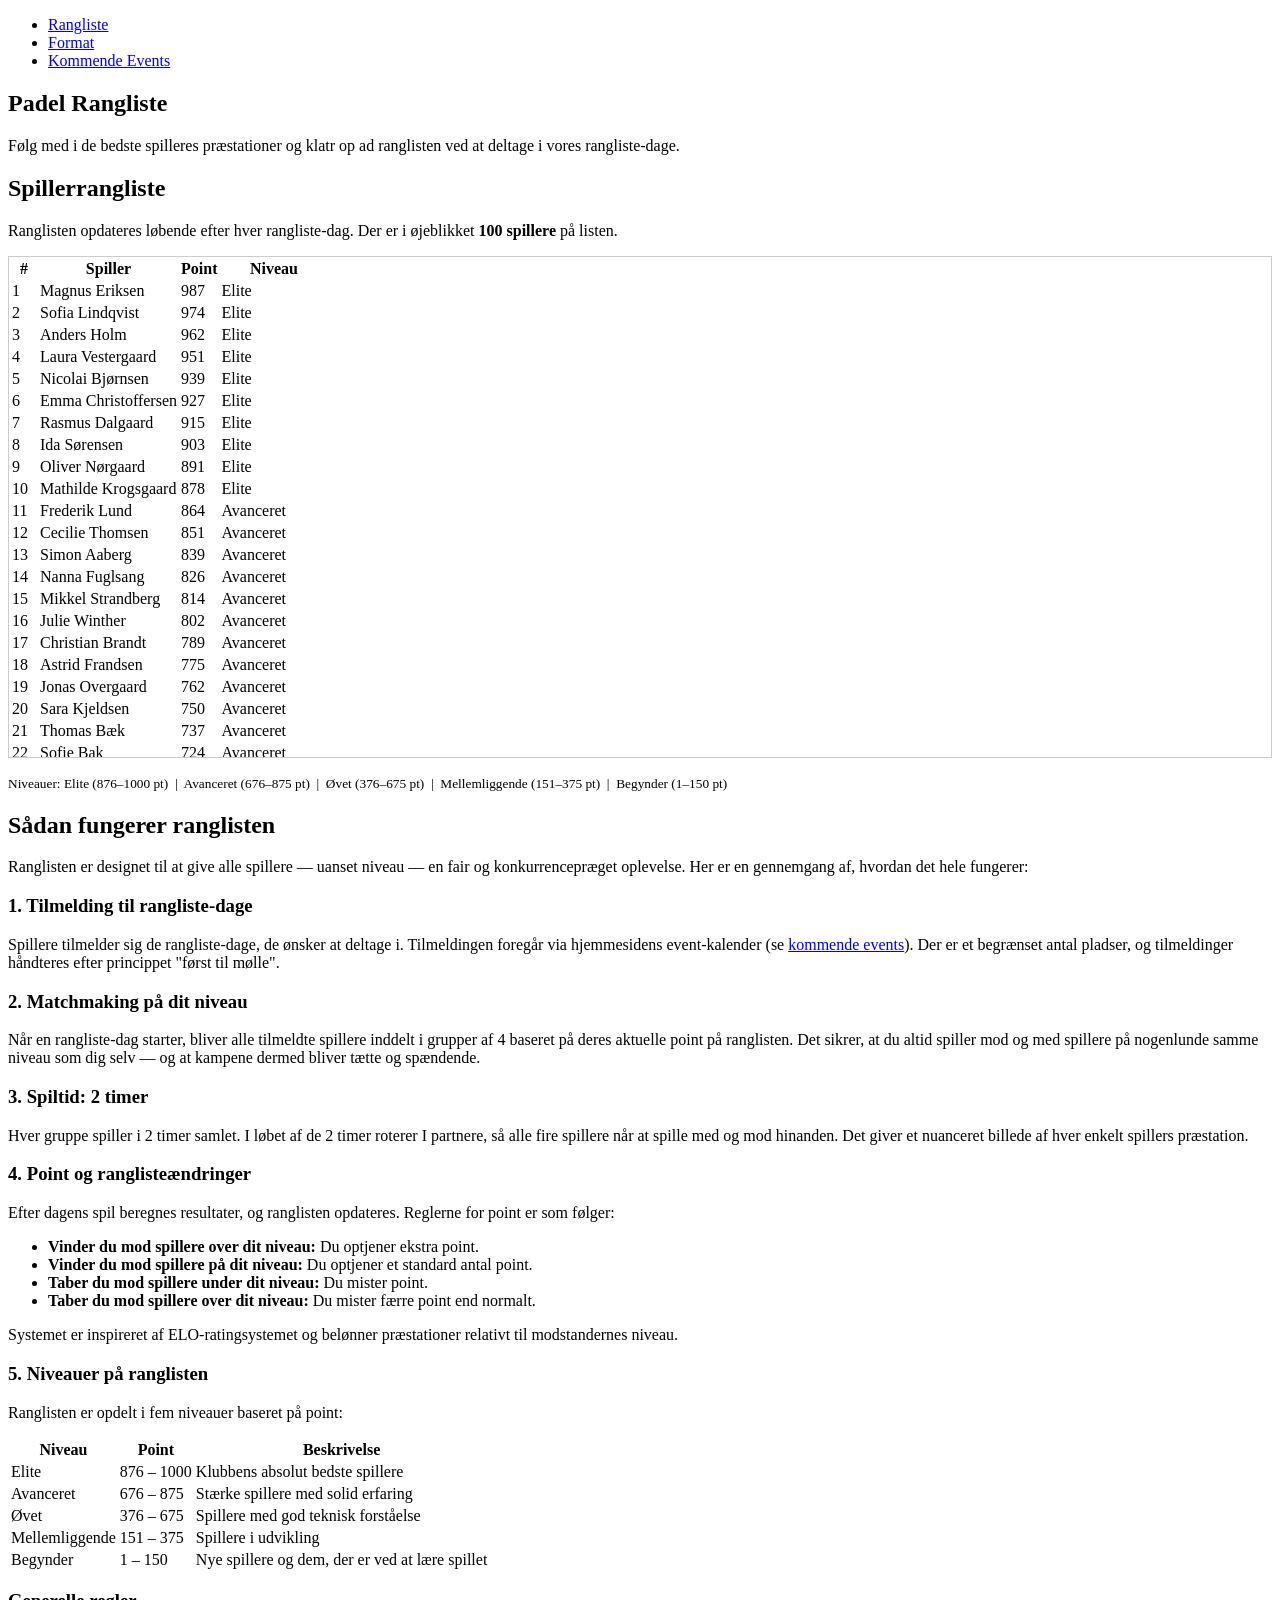
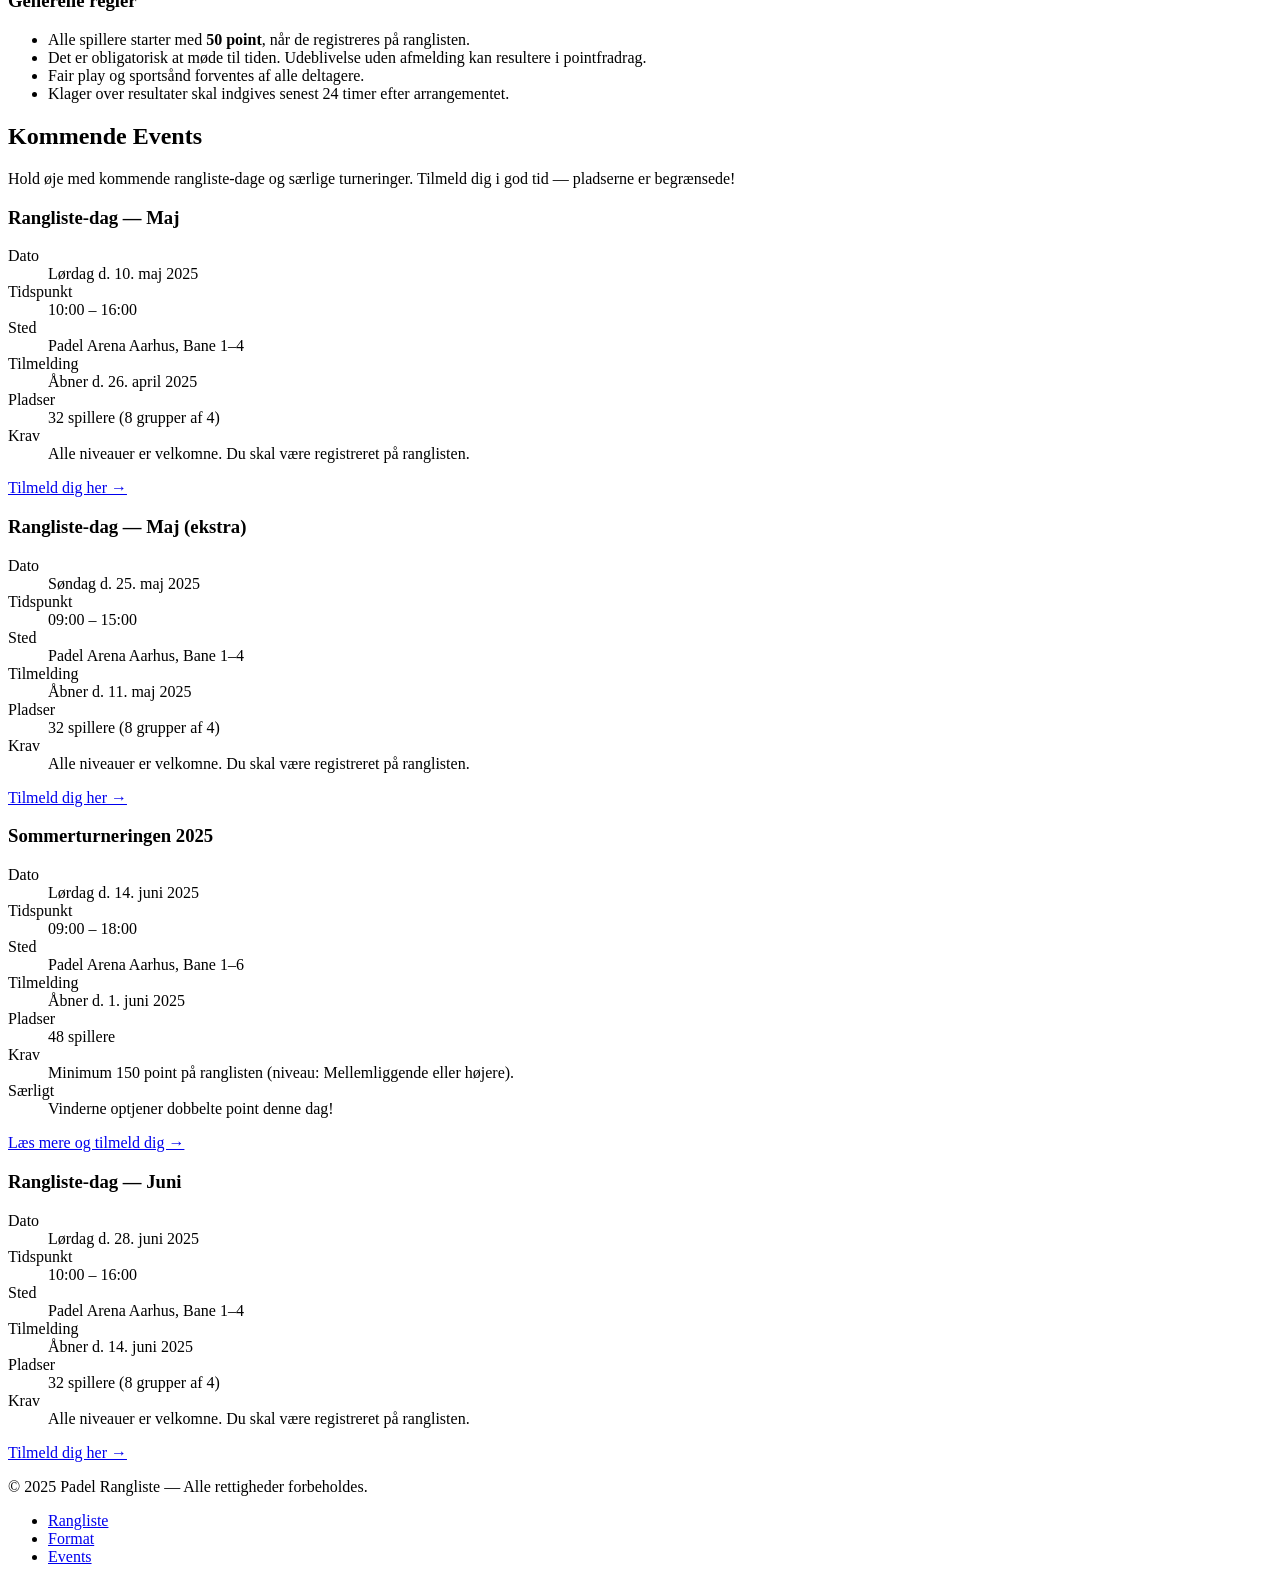
<file: Ranglisten.html>
<!DOCTYPE html>
<html lang="da">
<head>
    <meta charset="UTF-8">
    <meta name="viewport" content="width=device-width, initial-scale=1.0">
    <title>Padel Rangliste</title>
</head>
<body>

    <!-- NAVIGATION -->
    <header>
        <nav>
            <ul>
                <li><a href="#rangliste">Rangliste</a></li>
                <li><a href="#format">Format</a></li>
                <li><a href="#events">Kommende Events</a></li>
            </ul>
        </nav>
    </header>

    <main>

        <!-- HERO SEKTION -->
        <section id="hero">
            <h1>Padel Rangliste</h1>
            <p>Følg med i de bedste spilleres præstationer og klatr op ad ranglisten ved at deltage i vores rangliste-dage.</p>
        </section>


        <!-- RANGLISTE SEKTION -->
        <section id="rangliste">
            <h2>Spillerrangliste</h2>
            <p>Ranglisten opdateres løbende efter hver rangliste-dag. Der er i øjeblikket <strong>100 spillere</strong> på listen.</p>

            <div style="max-height: 500px; overflow-y: scroll; border: 1px solid #ccc;">
            <table id="rangliste-tabel">
                <thead>
                    <tr>
                        <th>#</th>
                        <th>Spiller</th>
                        <th>Point</th>
                        <th>Niveau</th>
                    </tr>
                </thead>
                <tbody>
                    <tr><td>1</td><td>Magnus Eriksen</td><td>987</td><td>Elite</td></tr>
                    <tr><td>2</td><td>Sofia Lindqvist</td><td>974</td><td>Elite</td></tr>
                    <tr><td>3</td><td>Anders Holm</td><td>962</td><td>Elite</td></tr>
                    <tr><td>4</td><td>Laura Vestergaard</td><td>951</td><td>Elite</td></tr>
                    <tr><td>5</td><td>Nicolai Bjørnsen</td><td>939</td><td>Elite</td></tr>
                    <tr><td>6</td><td>Emma Christoffersen</td><td>927</td><td>Elite</td></tr>
                    <tr><td>7</td><td>Rasmus Dalgaard</td><td>915</td><td>Elite</td></tr>
                    <tr><td>8</td><td>Ida Sørensen</td><td>903</td><td>Elite</td></tr>
                    <tr><td>9</td><td>Oliver Nørgaard</td><td>891</td><td>Elite</td></tr>
                    <tr><td>10</td><td>Mathilde Krogsgaard</td><td>878</td><td>Elite</td></tr>
                    <tr><td>11</td><td>Frederik Lund</td><td>864</td><td>Avanceret</td></tr>
                    <tr><td>12</td><td>Cecilie Thomsen</td><td>851</td><td>Avanceret</td></tr>
                    <tr><td>13</td><td>Simon Aaberg</td><td>839</td><td>Avanceret</td></tr>
                    <tr><td>14</td><td>Nanna Fuglsang</td><td>826</td><td>Avanceret</td></tr>
                    <tr><td>15</td><td>Mikkel Strandberg</td><td>814</td><td>Avanceret</td></tr>
                    <tr><td>16</td><td>Julie Winther</td><td>802</td><td>Avanceret</td></tr>
                    <tr><td>17</td><td>Christian Brandt</td><td>789</td><td>Avanceret</td></tr>
                    <tr><td>18</td><td>Astrid Frandsen</td><td>775</td><td>Avanceret</td></tr>
                    <tr><td>19</td><td>Jonas Overgaard</td><td>762</td><td>Avanceret</td></tr>
                    <tr><td>20</td><td>Sara Kjeldsen</td><td>750</td><td>Avanceret</td></tr>
                    <tr><td>21</td><td>Thomas Bæk</td><td>737</td><td>Avanceret</td></tr>
                    <tr><td>22</td><td>Sofie Bak</td><td>724</td><td>Avanceret</td></tr>
                    <tr><td>23</td><td>Lukas Mejlgaard</td><td>711</td><td>Avanceret</td></tr>
                    <tr><td>24</td><td>Katrine Holt</td><td>698</td><td>Avanceret</td></tr>
                    <tr><td>25</td><td>Tobias Guldager</td><td>685</td><td>Avanceret</td></tr>
                    <tr><td>26</td><td>Maria Juul</td><td>672</td><td>Øvet</td></tr>
                    <tr><td>27</td><td>Sebastian Ravn</td><td>659</td><td>Øvet</td></tr>
                    <tr><td>28</td><td>Pernille Dall</td><td>646</td><td>Øvet</td></tr>
                    <tr><td>29</td><td>Viktor Søndergaard</td><td>633</td><td>Øvet</td></tr>
                    <tr><td>30</td><td>Amalie Frost</td><td>620</td><td>Øvet</td></tr>
                    <tr><td>31</td><td>Benjamin Haugaard</td><td>607</td><td>Øvet</td></tr>
                    <tr><td>32</td><td>Trine Madsen</td><td>594</td><td>Øvet</td></tr>
                    <tr><td>33</td><td>Mads Elgaard</td><td>581</td><td>Øvet</td></tr>
                    <tr><td>34</td><td>Caroline Skjødt</td><td>568</td><td>Øvet</td></tr>
                    <tr><td>35</td><td>Patrick Korsgaard</td><td>555</td><td>Øvet</td></tr>
                    <tr><td>36</td><td>Maja Villadsen</td><td>543</td><td>Øvet</td></tr>
                    <tr><td>37</td><td>Kristoffer Lynge</td><td>530</td><td>Øvet</td></tr>
                    <tr><td>38</td><td>Helene Andreasen</td><td>517</td><td>Øvet</td></tr>
                    <tr><td>39</td><td>Alexander Stub</td><td>504</td><td>Øvet</td></tr>
                    <tr><td>40</td><td>Louise Wulff</td><td>491</td><td>Øvet</td></tr>
                    <tr><td>41</td><td>Daniel Bergmann</td><td>478</td><td>Øvet</td></tr>
                    <tr><td>42</td><td>Fie Højbjerg</td><td>465</td><td>Øvet</td></tr>
                    <tr><td>43</td><td>Emil Yde</td><td>452</td><td>Øvet</td></tr>
                    <tr><td>44</td><td>Stine Friis</td><td>439</td><td>Øvet</td></tr>
                    <tr><td>45</td><td>Nikolaj Bonde</td><td>426</td><td>Øvet</td></tr>
                    <tr><td>46</td><td>Johanne Pihl</td><td>413</td><td>Øvet</td></tr>
                    <tr><td>47</td><td>Marcus Vejlgaard</td><td>400</td><td>Øvet</td></tr>
                    <tr><td>48</td><td>Anne-Sofie Rønn</td><td>388</td><td>Mellemliggende</td></tr>
                    <tr><td>49</td><td>Kasper Kjær</td><td>375</td><td>Mellemliggende</td></tr>
                    <tr><td>50</td><td>Nadia Lassen</td><td>362</td><td>Mellemliggende</td></tr>
                    <tr><td>51</td><td>William Borg</td><td>349</td><td>Mellemliggende</td></tr>
                    <tr><td>52</td><td>Camilla Degn</td><td>336</td><td>Mellemliggende</td></tr>
                    <tr><td>53</td><td>Jesper Munk</td><td>323</td><td>Mellemliggende</td></tr>
                    <tr><td>54</td><td>Signe Bering</td><td>310</td><td>Mellemliggende</td></tr>
                    <tr><td>55</td><td>Rasmus Holm</td><td>297</td><td>Mellemliggende</td></tr>
                    <tr><td>56</td><td>Tina Elkjær</td><td>284</td><td>Mellemliggende</td></tr>
                    <tr><td>57</td><td>Andreas Stub</td><td>271</td><td>Mellemliggende</td></tr>
                    <tr><td>58</td><td>Mette Hauge</td><td>258</td><td>Mellemliggende</td></tr>
                    <tr><td>59</td><td>Jeppe Tranberg</td><td>245</td><td>Mellemliggende</td></tr>
                    <tr><td>60</td><td>Rikke Nissen</td><td>232</td><td>Mellemliggende</td></tr>
                    <tr><td>61</td><td>Martin Krabbe</td><td>219</td><td>Mellemliggende</td></tr>
                    <tr><td>62</td><td>Lene Skafte</td><td>208</td><td>Mellemliggende</td></tr>
                    <tr><td>63</td><td>Søren Ingstrup</td><td>197</td><td>Mellemliggende</td></tr>
                    <tr><td>64</td><td>Ditte Mouritsen</td><td>186</td><td>Mellemliggende</td></tr>
                    <tr><td>65</td><td>Philip Leth</td><td>175</td><td>Mellemliggende</td></tr>
                    <tr><td>66</td><td>Simone Rysbjerg</td><td>164</td><td>Begynder</td></tr>
                    <tr><td>67</td><td>Henrik Agergaard</td><td>153</td><td>Begynder</td></tr>
                    <tr><td>68</td><td>Kirstine Bundgaard</td><td>143</td><td>Begynder</td></tr>
                    <tr><td>69</td><td>Torben Nymann</td><td>133</td><td>Begynder</td></tr>
                    <tr><td>70</td><td>Vibeke Schultz</td><td>124</td><td>Begynder</td></tr>
                    <tr><td>71</td><td>Claus Elkær</td><td>115</td><td>Begynder</td></tr>
                    <tr><td>72</td><td>Birgit Mogensen</td><td>107</td><td>Begynder</td></tr>
                    <tr><td>73</td><td>René Damgaard</td><td>99</td><td>Begynder</td></tr>
                    <tr><td>74</td><td>Lone Bertelsen</td><td>92</td><td>Begynder</td></tr>
                    <tr><td>75</td><td>Flemming Vang</td><td>85</td><td>Begynder</td></tr>
                    <tr><td>76</td><td>Pia Guldstrand</td><td>79</td><td>Begynder</td></tr>
                    <tr><td>77</td><td>Kim Aabling</td><td>73</td><td>Begynder</td></tr>
                    <tr><td>78</td><td>Hanne Lindgaard</td><td>67</td><td>Begynder</td></tr>
                    <tr><td>79</td><td>Brian Falk</td><td>62</td><td>Begynder</td></tr>
                    <tr><td>80</td><td>Susanne Toft</td><td>57</td><td>Begynder</td></tr>
                    <tr><td>81</td><td>Allan Søby</td><td>52</td><td>Begynder</td></tr>
                    <tr><td>82</td><td>Gitte Elholm</td><td>48</td><td>Begynder</td></tr>
                    <tr><td>83</td><td>Preben Kvist</td><td>44</td><td>Begynder</td></tr>
                    <tr><td>84</td><td>Dorte Vikkelsø</td><td>40</td><td>Begynder</td></tr>
                    <tr><td>85</td><td>Jørgen Skaarup</td><td>36</td><td>Begynder</td></tr>
                    <tr><td>86</td><td>Helle Buur</td><td>33</td><td>Begynder</td></tr>
                    <tr><td>87</td><td>Knud Østergaard</td><td>30</td><td>Begynder</td></tr>
                    <tr><td>88</td><td>Annette Riber</td><td>27</td><td>Begynder</td></tr>
                    <tr><td>89</td><td>Leif Poulsen</td><td>24</td><td>Begynder</td></tr>
                    <tr><td>90</td><td>Marianne Dyrby</td><td>22</td><td>Begynder</td></tr>
                    <tr><td>91</td><td>Ole Schiøtt</td><td>20</td><td>Begynder</td></tr>
                    <tr><td>92</td><td>Kirsten Aarup</td><td>18</td><td>Begynder</td></tr>
                    <tr><td>93</td><td>Bent Rosenqvist</td><td>16</td><td>Begynder</td></tr>
                    <tr><td>94</td><td>Grethe Lundby</td><td>14</td><td>Begynder</td></tr>
                    <tr><td>95</td><td>Viggo Stentoft</td><td>12</td><td>Begynder</td></tr>
                    <tr><td>96</td><td>Lisbeth Riis</td><td>10</td><td>Begynder</td></tr>
                    <tr><td>97</td><td>Egon Dalgaard</td><td>8</td><td>Begynder</td></tr>
                    <tr><td>98</td><td>Bodil Greve</td><td>6</td><td>Begynder</td></tr>
                    <tr><td>99</td><td>Gunnar Fløe</td><td>4</td><td>Begynder</td></tr>
                    <tr><td>100</td><td>Else Kragelund</td><td>2</td><td>Begynder</td></tr>
                </tbody>
            </table>
            </div>

            <p><small>Niveauer: Elite (876–1000 pt) &nbsp;|&nbsp; Avanceret (676–875 pt) &nbsp;|&nbsp; Øvet (376–675 pt) &nbsp;|&nbsp; Mellemliggende (151–375 pt) &nbsp;|&nbsp; Begynder (1–150 pt)</small></p>
        </section>


        <!-- FORMAT SEKTION -->
        <section id="format">
            <h2>Sådan fungerer ranglisten</h2>
            <p>Ranglisten er designet til at give alle spillere — uanset niveau — en fair og konkurrencepræget oplevelse. Her er en gennemgang af, hvordan det hele fungerer:</p>

            <article>
                <h3>1. Tilmelding til rangliste-dage</h3>
                <p>Spillere tilmelder sig de rangliste-dage, de ønsker at deltage i. Tilmeldingen foregår via hjemmesidens event-kalender (se <a href="#events">kommende events</a>). Der er et begrænset antal pladser, og tilmeldinger håndteres efter princippet "først til mølle".</p>
            </article>

            <article>
                <h3>2. Matchmaking på dit niveau</h3>
                <p>Når en rangliste-dag starter, bliver alle tilmeldte spillere inddelt i grupper af 4 baseret på deres aktuelle point på ranglisten. Det sikrer, at du altid spiller mod og med spillere på nogenlunde samme niveau som dig selv — og at kampene dermed bliver tætte og spændende.</p>
            </article>

            <article>
                <h3>3. Spiltid: 2 timer</h3>
                <p>Hver gruppe spiller i 2 timer samlet. I løbet af de 2 timer roterer I partnere, så alle fire spillere når at spille med og mod hinanden. Det giver et nuanceret billede af hver enkelt spillers præstation.</p>
            </article>

            <article>
                <h3>4. Point og ranglisteændringer</h3>
                <p>Efter dagens spil beregnes resultater, og ranglisten opdateres. Reglerne for point er som følger:</p>
                <ul>
                    <li><strong>Vinder du mod spillere over dit niveau:</strong> Du optjener ekstra point.</li>
                    <li><strong>Vinder du mod spillere på dit niveau:</strong> Du optjener et standard antal point.</li>
                    <li><strong>Taber du mod spillere under dit niveau:</strong> Du mister point.</li>
                    <li><strong>Taber du mod spillere over dit niveau:</strong> Du mister færre point end normalt.</li>
                </ul>
                <p>Systemet er inspireret af ELO-ratingsystemet og belønner præstationer relativt til modstandernes niveau.</p>
            </article>

            <article>
                <h3>5. Niveauer på ranglisten</h3>
                <p>Ranglisten er opdelt i fem niveauer baseret på point:</p>
                <table>
                    <thead>
                        <tr>
                            <th>Niveau</th>
                            <th>Point</th>
                            <th>Beskrivelse</th>
                        </tr>
                    </thead>
                    <tbody>
                        <tr><td>Elite</td><td>876 – 1000</td><td>Klubbens absolut bedste spillere</td></tr>
                        <tr><td>Avanceret</td><td>676 – 875</td><td>Stærke spillere med solid erfaring</td></tr>
                        <tr><td>Øvet</td><td>376 – 675</td><td>Spillere med god teknisk forståelse</td></tr>
                        <tr><td>Mellemliggende</td><td>151 – 375</td><td>Spillere i udvikling</td></tr>
                        <tr><td>Begynder</td><td>1 – 150</td><td>Nye spillere og dem, der er ved at lære spillet</td></tr>
                    </tbody>
                </table>
            </article>

            <article>
                <h3>Generelle regler</h3>
                <ul>
                    <li>Alle spillere starter med <strong>50 point</strong>, når de registreres på ranglisten.</li>
                    <li>Det er obligatorisk at møde til tiden. Udeblivelse uden afmelding kan resultere i pointfradrag.</li>
                    <li>Fair play og sportsånd forventes af alle deltagere.</li>
                    <li>Klager over resultater skal indgives senest 24 timer efter arrangementet.</li>
                </ul>
            </article>
        </section>


        <!-- EVENTS SEKTION -->
        <section id="events">
            <h2>Kommende Events</h2>
            <p>Hold øje med kommende rangliste-dage og særlige turneringer. Tilmeld dig i god tid — pladserne er begrænsede!</p>

            <article>
                <h3>Rangliste-dag — Maj</h3>
                <dl>
                    <dt>Dato</dt><dd>Lørdag d. 10. maj 2025</dd>
                    <dt>Tidspunkt</dt><dd>10:00 – 16:00</dd>
                    <dt>Sted</dt><dd>Padel Arena Aarhus, Bane 1–4</dd>
                    <dt>Tilmelding</dt><dd>Åbner d. 26. april 2025</dd>
                    <dt>Pladser</dt><dd>32 spillere (8 grupper af 4)</dd>
                    <dt>Krav</dt><dd>Alle niveauer er velkomne. Du skal være registreret på ranglisten.</dd>
                </dl>
                <p><a href="#">Tilmeld dig her &rarr;</a></p>
            </article>

            <article>
                <h3>Rangliste-dag — Maj (ekstra)</h3>
                <dl>
                    <dt>Dato</dt><dd>Søndag d. 25. maj 2025</dd>
                    <dt>Tidspunkt</dt><dd>09:00 – 15:00</dd>
                    <dt>Sted</dt><dd>Padel Arena Aarhus, Bane 1–4</dd>
                    <dt>Tilmelding</dt><dd>Åbner d. 11. maj 2025</dd>
                    <dt>Pladser</dt><dd>32 spillere (8 grupper af 4)</dd>
                    <dt>Krav</dt><dd>Alle niveauer er velkomne. Du skal være registreret på ranglisten.</dd>
                </dl>
                <p><a href="#">Tilmeld dig her &rarr;</a></p>
            </article>

            <article>
                <h3>Sommerturneringen 2025</h3>
                <dl>
                    <dt>Dato</dt><dd>Lørdag d. 14. juni 2025</dd>
                    <dt>Tidspunkt</dt><dd>09:00 – 18:00</dd>
                    <dt>Sted</dt><dd>Padel Arena Aarhus, Bane 1–6</dd>
                    <dt>Tilmelding</dt><dd>Åbner d. 1. juni 2025</dd>
                    <dt>Pladser</dt><dd>48 spillere</dd>
                    <dt>Krav</dt><dd>Minimum 150 point på ranglisten (niveau: Mellemliggende eller højere).</dd>
                    <dt>Særligt</dt><dd>Vinderne optjener dobbelte point denne dag!</dd>
                </dl>
                <p><a href="#">Læs mere og tilmeld dig &rarr;</a></p>
            </article>

            <article>
                <h3>Rangliste-dag — Juni</h3>
                <dl>
                    <dt>Dato</dt><dd>Lørdag d. 28. juni 2025</dd>
                    <dt>Tidspunkt</dt><dd>10:00 – 16:00</dd>
                    <dt>Sted</dt><dd>Padel Arena Aarhus, Bane 1–4</dd>
                    <dt>Tilmelding</dt><dd>Åbner d. 14. juni 2025</dd>
                    <dt>Pladser</dt><dd>32 spillere (8 grupper af 4)</dd>
                    <dt>Krav</dt><dd>Alle niveauer er velkomne. Du skal være registreret på ranglisten.</dd>
                </dl>
                <p><a href="#">Tilmeld dig her &rarr;</a></p>
            </article>

        </section>

    </main>


    <!-- FOOTER -->
    <footer>
        <p>&copy; 2025 Padel Rangliste &mdash; Alle rettigheder forbeholdes.</p>
        <nav>
            <ul>
                <li><a href="#rangliste">Rangliste</a></li>
                <li><a href="#format">Format</a></li>
                <li><a href="#events">Events</a></li>
            </ul>
        </nav>
    </footer>

</body>
</html>
</file>
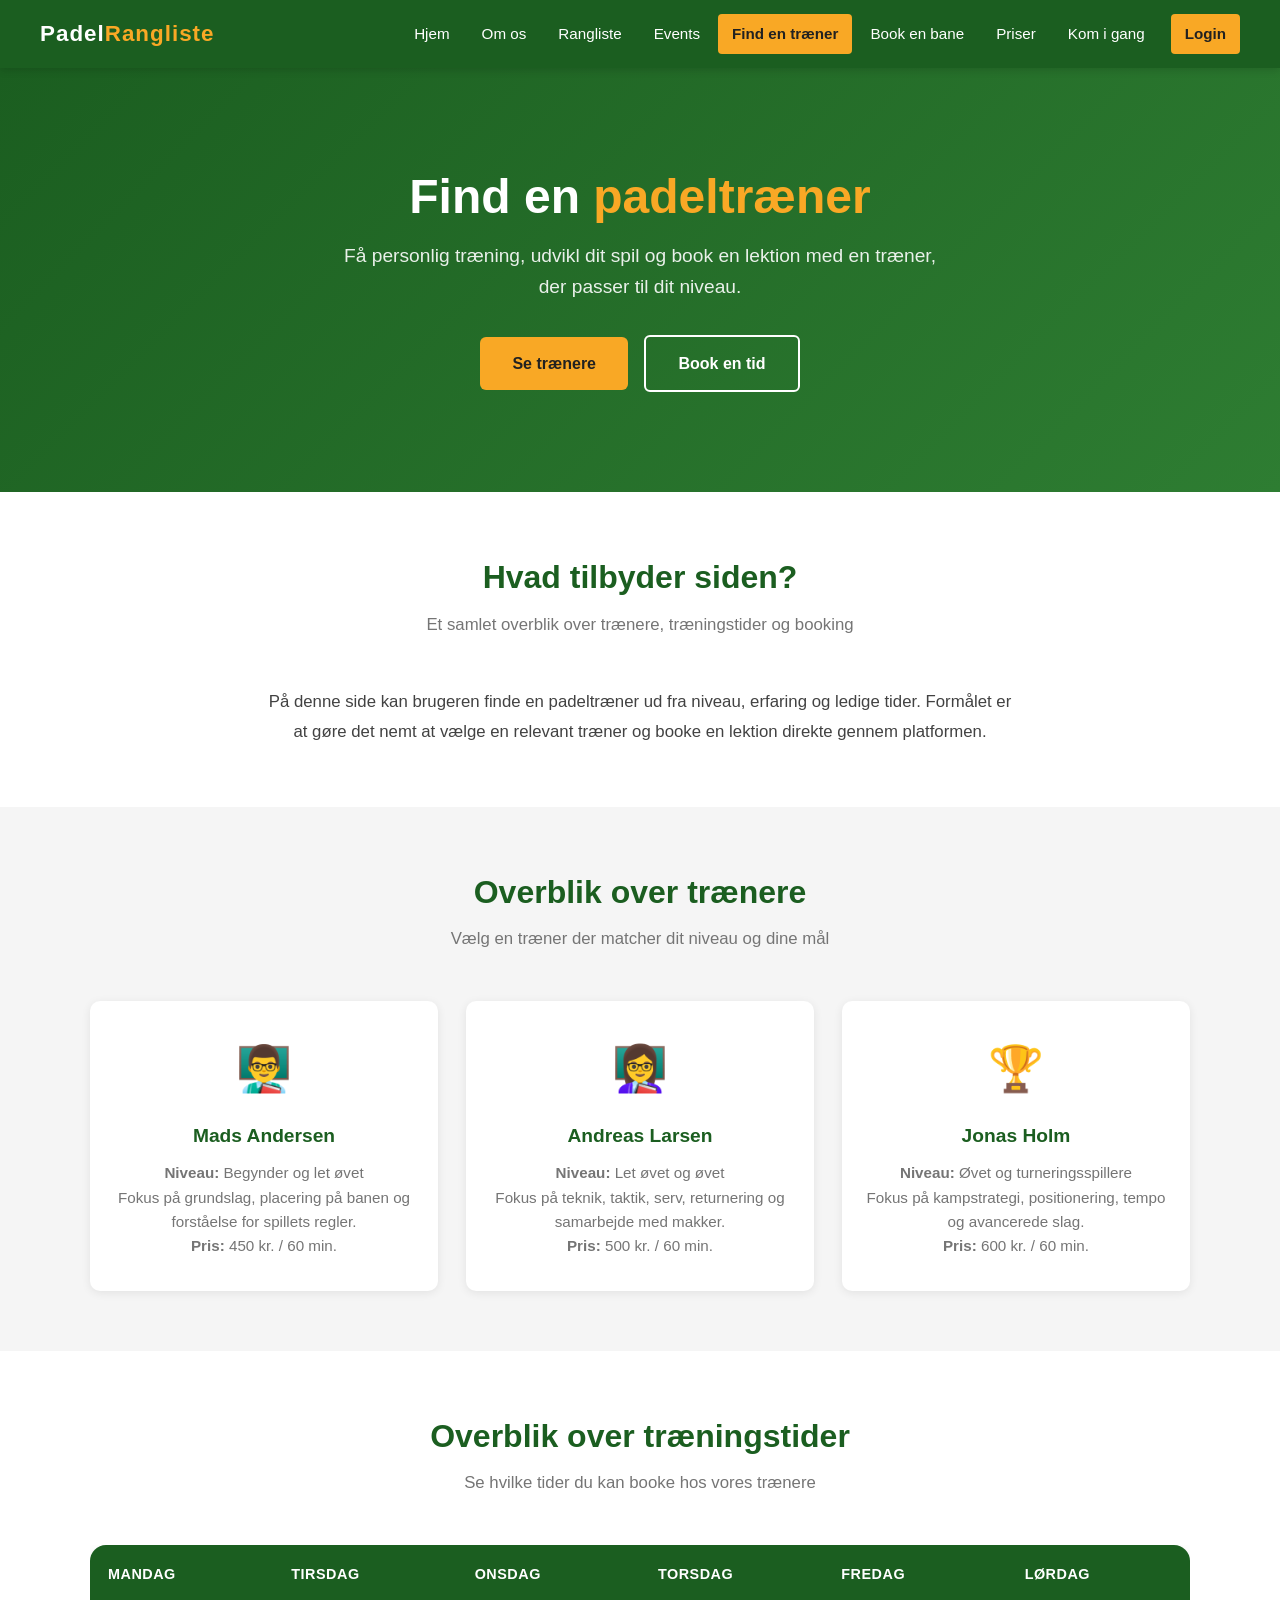
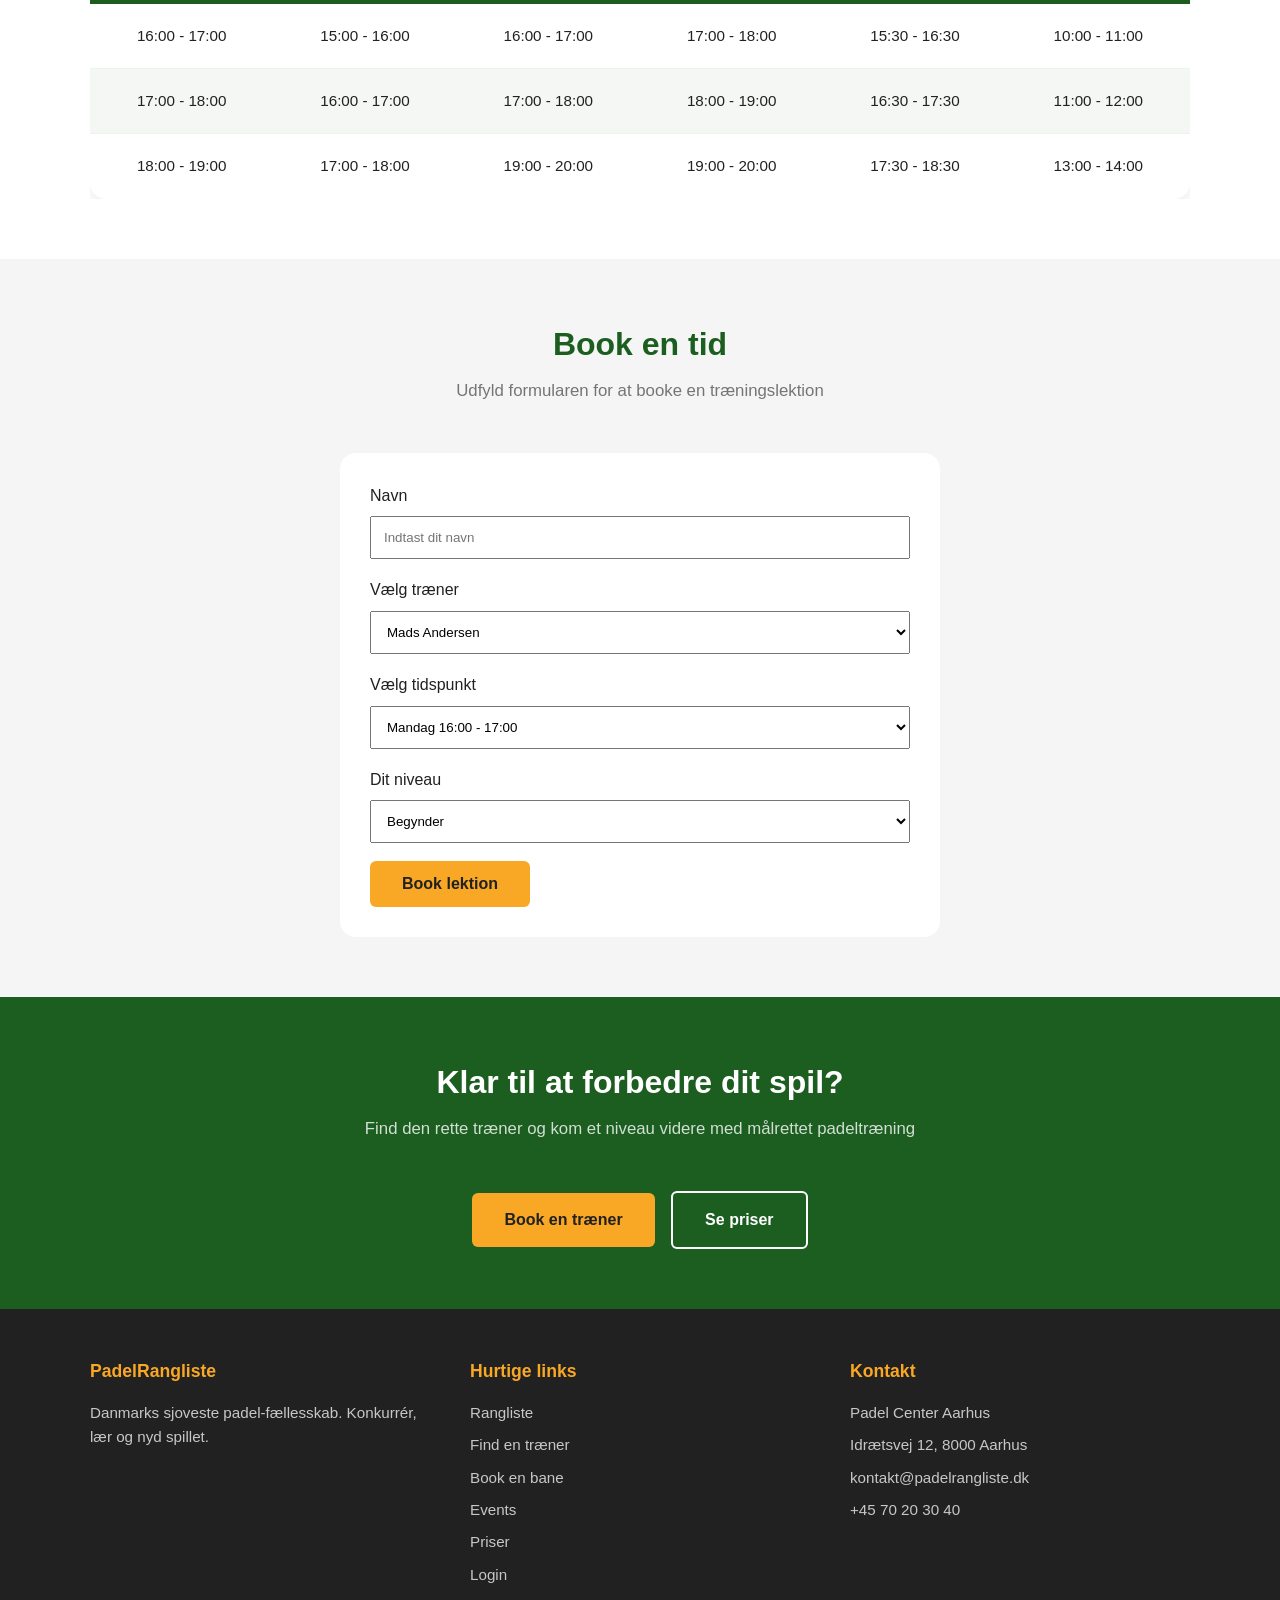
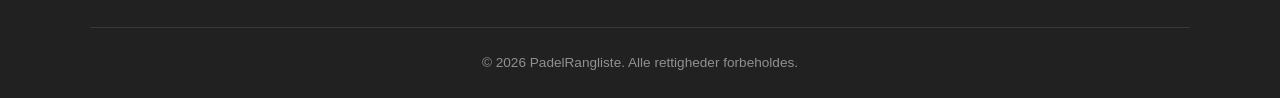
<file: Traener.html>
<!DOCTYPE html>
<html lang="da">
<head>
    <meta charset="UTF-8">
    <meta name="viewport" content="width=device-width, initial-scale=1.0">
    <title>Padel Rangliste - Find en træner</title>
    <link rel="stylesheet" href="style.css">
    <link rel="stylesheet" href="components.css">
</head>
<body>

    <nav>
        <a href="index.html" class="nav-logo">
            <span class="nav-logo-tekst">Padel<span>Rangliste</span></span>
        </a>
        <ul class="nav-links">
            <li><a href="index.html">Hjem</a></li>
            <li><a href="om.html">Om os</a></li>
            <li><a href="rangliste.html">Rangliste</a></li>
            <li><a href="events.html">Events</a></li>
            <li><a href="traener.html" class="aktiv">Find en træner</a></li>
            <li><a href="booking.html">Book en bane</a></li>
            <li><a href="priser.html">Priser</a></li>
            <li><a href="kom-i-gang.html">Kom i gang</a></li>
            <li><a href="login.html" class="login-knap">Login</a></li>
        </ul>
    </nav>

    <section class="hero">
        <h1>Find en <span>padeltræner</span></h1>
        <p>Få personlig træning, udvikl dit spil og book en lektion med en træner, der passer til dit niveau.</p>
        <a href="#traenere" class="knap knap-primær">Se trænere</a>
        <a href="#booking" class="knap knap-sekundær">Book en tid</a>
    </section>

    <section class="sektion-hvid">
        <div class="indhold-max">
            <h2 class="sektion-titel">Hvad tilbyder siden?</h2>
            <p class="sektion-undertitel">Et samlet overblik over trænere, træningstider og booking</p>

            <div style="max-width: 760px; margin: 0 auto; text-align: center;">
                <p style="font-size: 1.05rem; color: #424242; line-height: 1.8;">
                    På denne side kan brugeren finde en padeltræner ud fra niveau, erfaring og ledige tider.
                    Formålet er at gøre det nemt at vælge en relevant træner og booke en lektion direkte gennem platformen.
                </p>
            </div>
        </div>
    </section>

    <section class="sektion-graa" id="traenere">
        <div class="indhold-max">
            <h2 class="sektion-titel">Overblik over trænere</h2>
            <p class="sektion-undertitel">Vælg en træner der matcher dit niveau og dine mål</p>

            <div class="kort-grid">
                <div class="kort">
                    <div class="kort-ikon">👨‍🏫</div>
                    <h3>Mads Andersen</h3>
                    <p><strong>Niveau:</strong> Begynder og let øvet</p>
                    <p>Fokus på grundslag, placering på banen og forståelse for spillets regler.</p>
                    <p><strong>Pris:</strong> 450 kr. / 60 min.</p>
                </div>

                <div class="kort">
                    <div class="kort-ikon">👩‍🏫</div>
                    <h3>Andreas Larsen</h3>
                    <p><strong>Niveau:</strong> Let øvet og øvet</p>
                    <p>Fokus på teknik, taktik, serv, returnering og samarbejde med makker.</p>
                    <p><strong>Pris:</strong> 500 kr. / 60 min.</p>
                </div>

                <div class="kort">
                    <div class="kort-ikon">🏆</div>
                    <h3>Jonas Holm</h3>
                    <p><strong>Niveau:</strong> Øvet og turneringsspillere</p>
                    <p>Fokus på kampstrategi, positionering, tempo og avancerede slag.</p>
                    <p><strong>Pris:</strong> 600 kr. / 60 min.</p>
                </div>
            </div>
        </div>
    </section>

<section class="sektion-hvid">
    <div class="indhold-max">
        <h2 class="sektion-titel">Overblik over træningstider</h2>
        <p class="sektion-undertitel">Se hvilke tider du kan booke hos vores trænere</p>

        <div style="overflow-x: auto;">
            <table style="width: 100%; border-collapse: collapse; background: white; border-radius: 16px; overflow: hidden; box-shadow: 0 6px 18px rgba(0,0,0,0.08);">
                <thead style="background-color: #1b5e20; color: white;">
                    <tr>
                        <th style="padding: 18px;">Mandag</th>
                        <th style="padding: 18px;">Tirsdag</th>
                        <th style="padding: 18px;">Onsdag</th>
                        <th style="padding: 18px;">Torsdag</th>
                        <th style="padding: 18px;">Fredag</th>
                        <th style="padding: 18px;">Lørdag</th>
                    </tr>
                </thead>
                <tbody>
                    <tr style="text-align: center;">
                        <td style="padding: 20px;">16:00 - 17:00</td>
                        <td style="padding: 20px;">15:00 - 16:00</td>
                        <td style="padding: 20px;">16:00 - 17:00</td>
                        <td style="padding: 20px;">17:00 - 18:00</td>
                        <td style="padding: 20px;">15:30 - 16:30</td>
                        <td style="padding: 20px;">10:00 - 11:00</td>
                    </tr>
                    <tr style="text-align: center; background-color: #f4f7f4;">
                        <td style="padding: 20px;">17:00 - 18:00</td>
                        <td style="padding: 20px;">16:00 - 17:00</td>
                        <td style="padding: 20px;">17:00 - 18:00</td>
                        <td style="padding: 20px;">18:00 - 19:00</td>
                        <td style="padding: 20px;">16:30 - 17:30</td>
                        <td style="padding: 20px;">11:00 - 12:00</td>
                    </tr>
                    <tr style="text-align: center;">
                        <td style="padding: 20px;">18:00 - 19:00</td>
                        <td style="padding: 20px;">17:00 - 18:00</td>
                        <td style="padding: 20px;">19:00 - 20:00</td>
                        <td style="padding: 20px;">19:00 - 20:00</td>
                        <td style="padding: 20px;">17:30 - 18:30</td>
                        <td style="padding: 20px;">13:00 - 14:00</td>
                    </tr>
                </tbody>
            </table>
        </div>
    </div>
</section>

    <section class="sektion-graa" id="booking">
        <div class="indhold-max">
            <h2 class="sektion-titel">Book en tid</h2>
            <p class="sektion-undertitel">Udfyld formularen for at booke en træningslektion</p>

            <form style="max-width: 600px; margin: 0 auto; background: white; padding: 30px; border-radius: 16px;">
                <label for="navn">Navn</label>
                <input type="text" id="navn" name="navn" placeholder="Indtast dit navn" style="width: 100%; padding: 12px; margin: 8px 0 18px;">

                <label for="traener">Vælg træner</label>
                <select id="traener" name="traener" style="width: 100%; padding: 12px; margin: 8px 0 18px;">
                    <option>Mads Andersen</option>
                    <option>Sofie Larsen</option>
                    <option>Jonas Holm</option>
                </select>

                <label for="tid">Vælg tidspunkt</label>
                <select id="tid" name="tid" style="width: 100%; padding: 12px; margin: 8px 0 18px;">
                    <option>Mandag 16:00 - 17:00</option>
                    <option>Onsdag 17:00 - 18:00</option>
                    <option>Lørdag 10:00 - 11:00</option>
                </select>

                <label for="niveau">Dit niveau</label>
                <select id="niveau" name="niveau" style="width: 100%; padding: 12px; margin: 8px 0 18px;">
                    <option>Begynder</option>
                    <option>Let øvet</option>
                    <option>Øvet</option>
                </select>

                <button type="submit" class="knap knap-primær" style="border: none; cursor: pointer;">Book lektion</button>
            </form>
        </div>
    </section>

    <section class="sektion-groen">
        <div class="indhold-max" style="text-align: center;">
            <h2 class="sektion-titel">Klar til at forbedre dit spil?</h2>
            <p class="sektion-undertitel">Find den rette træner og kom et niveau videre med målrettet padeltræning</p>
            <a href="#booking" class="knap knap-primær">Book en træner</a>
            <a href="priser.html" class="knap knap-sekundær">Se priser</a>
        </div>
    </section>

    <footer>
        <div class="footer-indhold">
            <div class="footer-kolonne">
                <h3>PadelRangliste</h3>
                <p>Danmarks sjoveste padel-fællesskab. Konkurrér, lær og nyd spillet.</p>
            </div>
            <div class="footer-kolonne">
                <h3>Hurtige links</h3>
                <a href="rangliste.html">Rangliste</a>
                <a href="traener.html">Find en træner</a>
                <a href="booking.html">Book en bane</a>
                <a href="events.html">Events</a>
                <a href="priser.html">Priser</a>
                <a href="login.html">Login</a>
            </div>
            <div class="footer-kolonne">
                <h3>Kontakt</h3>
                <p>Padel Center Aarhus</p>
                <p>Idrætsvej 12, 8000 Aarhus</p>
                <p>kontakt@padelrangliste.dk</p>
                <p>+45 70 20 30 40</p>
            </div>
        </div>
        <div class="footer-bund">
            <p>&copy; 2026 PadelRangliste. Alle rettigheder forbeholdes.</p>
        </div>
    </footer>

</body>
</html>
</file>
<file: style.css>
/* ========================================
   PADEL RANGLISTE - Generelt stylesheet
   Indeholder: layout, navigation, footer,
   typografi og grundlæggende farver
   ======================================== */

/* --- Grundlæggende reset & variabler --- */
* {
    margin: 0;
    padding: 0;
    box-sizing: border-box;
}

:root {
    --groen: #1B5E20;
    --groen-lys: #2E7D32;
    --groen-meget-lys: #e8f5e9;
    --gul: #F9A825;
    --hvid: #ffffff;
    --lys-graa: #f5f5f5;
    --graa: #757575;
    --moerk-graa: #212121;
    --skygge: 0 2px 8px rgba(0, 0, 0, 0.15);
}

body {
    font-family: 'Segoe UI', Arial, sans-serif;
    font-size: 16px;
    color: var(--moerk-graa);
    background-color: var(--lys-graa);
    line-height: 1.6;
}

/* --- Navigation --- */
nav {
    background-color: var(--groen);
    padding: 0 40px;
    display: flex;
    align-items: center;
    justify-content: space-between;
    position: sticky;
    top: 0;
    z-index: 100;
    box-shadow: var(--skygge);
}

.nav-logo {
    display: flex;
    align-items: center;
    gap: 10px;
    text-decoration: none;
    padding: 16px 0;
}

.nav-logo-tekst {
    color: var(--hvid);
    font-size: 1.4rem;
    font-weight: 700;
    letter-spacing: 1px;
}

.nav-logo-tekst span {
    color: var(--gul);
}

.nav-links {
    list-style: none;
    display: flex;
    gap: 4px;
    align-items: center;
}

.nav-links li a {
    color: var(--hvid);
    text-decoration: none;
    padding: 8px 14px;
    border-radius: 4px;
    font-size: 0.95rem;
    transition: background-color 0.2s;
    display: block;
}

.nav-links li a:hover {
    background-color: var(--groen-lys);
}

.nav-links li a.aktiv {
    background-color: var(--gul);
    color: var(--moerk-graa);
    font-weight: 600;
}

.nav-links li a.login-knap {
    background-color: var(--gul);
    color: var(--moerk-graa);
    font-weight: 600;
    margin-left: 8px;
}

.nav-links li a.login-knap:hover {
    background-color: #f57f17;
    color: var(--hvid);
}

/* --- Hero-sektion (forsiden) --- */
.hero {
    background: linear-gradient(135deg, var(--groen) 0%, var(--groen-lys) 100%);
    color: var(--hvid);
    text-align: center;
    padding: 100px 40px;
}

.hero h1 {
    font-size: 3rem;
    font-weight: 800;
    margin-bottom: 16px;
    line-height: 1.2;
}

.hero h1 span {
    color: var(--gul);
}

.hero p {
    font-size: 1.2rem;
    max-width: 600px;
    margin: 0 auto 32px;
    opacity: 0.9;
}

/* --- Sidetitel (undersider) --- */
.side-hero {
    background: linear-gradient(135deg, var(--groen) 0%, var(--groen-lys) 100%);
    color: var(--hvid);
    padding: 60px 40px;
    text-align: center;
}

.side-hero h1 {
    font-size: 2.5rem;
    font-weight: 800;
    margin-bottom: 10px;
}

.side-hero p {
    font-size: 1.1rem;
    opacity: 0.85;
    max-width: 600px;
    margin: 0 auto;
}

/* --- Knapper --- */
.knap {
    display: inline-block;
    padding: 14px 32px;
    border-radius: 6px;
    font-size: 1rem;
    font-weight: 600;
    text-decoration: none;
    transition: all 0.2s;
    cursor: pointer;
    border: none;
}

.knap-primær {
    background-color: var(--gul);
    color: var(--moerk-graa);
}

.knap-primær:hover {
    background-color: #f57f17;
    color: var(--hvid);
    transform: translateY(-2px);
}

.knap-sekundær {
    background-color: transparent;
    color: var(--hvid);
    border: 2px solid var(--hvid);
    margin-left: 12px;
}

.knap-sekundær:hover {
    background-color: var(--hvid);
    color: var(--groen);
}

/* --- Sektioner --- */
section {
    padding: 60px 40px;
}

.sektion-hvid { background-color: var(--hvid); }
.sektion-graa  { background-color: var(--lys-graa); }
.sektion-groen { background-color: var(--groen); color: var(--hvid); }

.sektion-titel {
    font-size: 2rem;
    font-weight: 700;
    text-align: center;
    margin-bottom: 8px;
    color: var(--groen);
}

.sektion-groen .sektion-titel { color: var(--hvid); }

.sektion-undertitel {
    text-align: center;
    color: var(--graa);
    margin-bottom: 48px;
    font-size: 1.05rem;
}

.sektion-groen .sektion-undertitel { color: rgba(255,255,255,0.8); }

.indhold-max {
    max-width: 1100px;
    margin: 0 auto;
}

/* --- Footer --- */
footer {
    background-color: var(--moerk-graa);
    color: var(--hvid);
    padding: 48px 40px 24px;
}

.footer-indhold {
    max-width: 1100px;
    margin: 0 auto;
    display: grid;
    grid-template-columns: repeat(3, 1fr);
    gap: 40px;
    padding-bottom: 32px;
    border-bottom: 1px solid rgba(255,255,255,0.1);
}

.footer-kolonne h3 {
    color: var(--gul);
    font-size: 1.1rem;
    margin-bottom: 16px;
}

.footer-kolonne p,
.footer-kolonne a {
    color: rgba(255,255,255,0.75);
    text-decoration: none;
    display: block;
    margin-bottom: 8px;
    font-size: 0.95rem;
    transition: color 0.2s;
}

.footer-kolonne a:hover { color: var(--gul); }

.footer-bund {
    max-width: 1100px;
    margin: 0 auto;
    text-align: center;
    padding-top: 24px;
    color: rgba(255,255,255,0.5);
    font-size: 0.85rem;
}

/* --- Responsiv (mobil) --- */
@media (max-width: 768px) {
    nav { flex-direction: column; padding: 16px 20px; }
    .nav-links { flex-wrap: wrap; justify-content: center; margin-top: 12px; }
    .hero h1 { font-size: 2rem; }
    section { padding: 40px 20px; }
    .footer-indhold { grid-template-columns: 1fr; gap: 24px; }
}
</file>
<file: components.css>
/* ========================================
   PADEL RANGLISTE - Komponenter stylesheet
   Indeholder: kort, tabeller, badges
   ======================================== */

/* --- Feature-kort --- */
.kort-grid {
    display: grid;
    grid-template-columns: repeat(auto-fit, minmax(260px, 1fr));
    gap: 28px;
    max-width: 1100px;
    margin: 0 auto;
}

.kort {
    background-color: #fff;
    border-radius: 10px;
    padding: 32px 24px;
    box-shadow: 0 2px 10px rgba(0,0,0,0.08);
    text-align: center;
    transition: transform 0.2s, box-shadow 0.2s;
}

.kort:hover {
    transform: translateY(-4px);
    box-shadow: 0 8px 20px rgba(0,0,0,0.12);
}

.kort-ikon {
    font-size: 2.8rem;
    margin-bottom: 16px;
}

.kort h3 {
    font-size: 1.2rem;
    color: #1B5E20;
    margin-bottom: 10px;
}

.kort p {
    color: #757575;
    font-size: 0.95rem;
    line-height: 1.6;
}

/* --- Trin-sektion --- */
.trin-liste {
    max-width: 800px;
    margin: 0 auto;
}

.trin {
    display: flex;
    gap: 24px;
    margin-bottom: 40px;
    align-items: flex-start;
}

.trin-nummer {
    background-color: #1B5E20;
    color: #fff;
    width: 50px;
    height: 50px;
    border-radius: 50%;
    display: flex;
    align-items: center;
    justify-content: center;
    font-size: 1.3rem;
    font-weight: 800;
    flex-shrink: 0;
}

.trin-tekst h3 {
    font-size: 1.2rem;
    color: #1B5E20;
    margin-bottom: 8px;
}

.trin-tekst p {
    color: #757575;
    line-height: 1.7;
}

/* --- Ranglistetabel --- */
.tabel-wrapper {
    max-width: 900px;
    margin: 0 auto;
    overflow-x: auto;
}

table {
    width: 100%;
    border-collapse: collapse;
    background-color: #fff;
    border-radius: 10px;
    overflow: hidden;
    box-shadow: 0 2px 10px rgba(0,0,0,0.08);
}

thead {
    background-color: #1B5E20;
    color: #fff;
}

thead th {
    padding: 16px 20px;
    text-align: left;
    font-size: 0.9rem;
    text-transform: uppercase;
    letter-spacing: 0.5px;
}

tbody tr {
    border-bottom: 1px solid #e8f5e9;
    transition: background-color 0.15s;
}

tbody tr:hover { background-color: #e8f5e9; }
tbody tr:last-child { border-bottom: none; }

tbody td {
    padding: 14px 20px;
    font-size: 0.95rem;
}

.placering {
    font-weight: 700;
    color: #1B5E20;
    font-size: 1.1rem;
    width: 60px;
}

.top-1 { color: #F9A825; font-size: 1.3rem; }
.top-2 { color: #9E9E9E; font-size: 1.2rem; }
.top-3 { color: #795548; font-size: 1.15rem; }

.point-badge {
    background-color: #e8f5e9;
    color: #1B5E20;
    padding: 4px 12px;
    border-radius: 20px;
    font-weight: 600;
    font-size: 0.9rem;
}

/* --- Responsiv --- */
@media (max-width: 768px) {
    .trin { flex-direction: column; gap: 12px; }
    .kort-grid { grid-template-columns: 1fr; }
}
</file>
